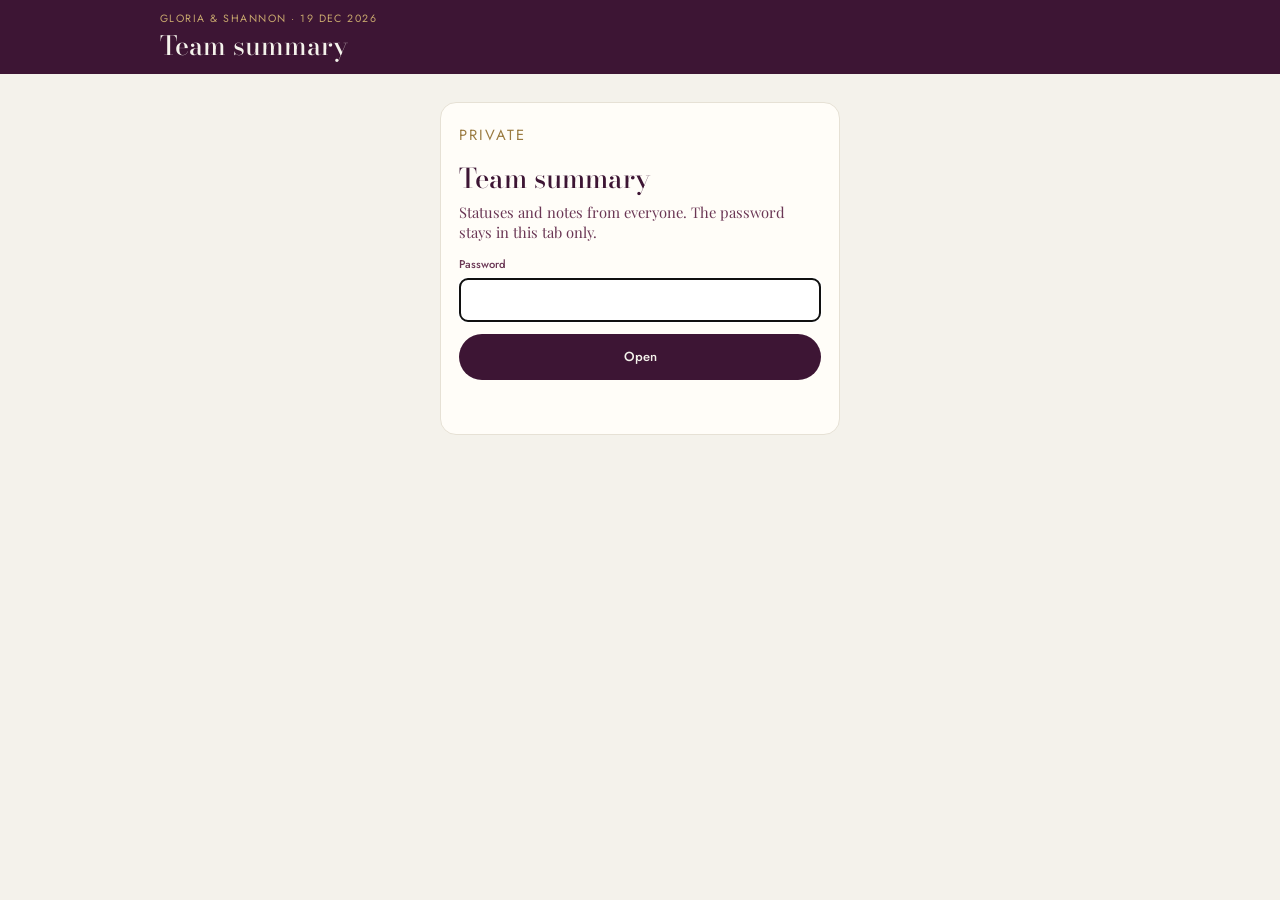
<file: admin.html>
<!DOCTYPE html>
<html lang="en">
<head>
  <meta charset="UTF-8">
  <meta name="viewport" content="width=device-width, initial-scale=1, viewport-fit=cover">
  <meta name="robots" content="noindex, nofollow">
  <meta name="referrer" content="no-referrer">
  <meta name="description" content="Private wedding team summary.">
  <meta name="theme-color" content="#3d1534">
  <title>Team summary</title>
  <link rel="preconnect" href="https://fonts.googleapis.com">
  <link rel="preconnect" href="https://fonts.gstatic.com" crossorigin>
  <link href="https://fonts.googleapis.com/css2?family=Bodoni+Moda:opsz,wght@6..96,500&family=Jost:wght@400;500;600&family=Playfair+Display:ital,wght@0,400;0,600;1,400&display=swap" rel="stylesheet">
  <link rel="stylesheet" href="./css/team.css?v=6">
</head>
<body class="admin">
  <header class="team-top">
    <div class="admin-top">
      <div>
        <p class="team-kicker">Gloria &amp; Shannon <span aria-hidden="true">·</span> 19 Dec 2026</p>
        <h1 class="team-hello">Team summary</h1>
        <p id="updated" class="team-countdown"></p>
      </div>
      <div id="tools" class="admin-actions" hidden>
        <button type="button" id="refresh">Refresh</button>
        <button type="button" id="signout">Sign out</button>
      </div>
    </div>
  </header>

  <main id="gate" class="admin-gate">
    <p class="team-kicker">Private</p>
    <h1>Team summary</h1>
    <p>Statuses and notes from everyone. The password stays in this tab only.</p>
    <form id="lock" method="post" action="admin.html">
      <label class="admin-field">Password
        <input id="password" type="password" name="password" autocomplete="current-password" required>
      </label>
      <button class="admin-submit" type="submit">Open</button>
      <p id="gate-msg" class="admin-msg" aria-live="polite"></p>
    </form>
  </main>

  <main id="dash" class="admin-main" hidden>
    <div id="stats" class="admin-stats"></div>

    <section class="admin-section">
      <div class="admin-section-head">
        <h2>By person</h2>
        <p class="admin-legend"><span class="is-done">Done</span><span class="is-progress">In progress</span></p>
      </div>
      <ul id="people" class="admin-card admin-people"></ul>
    </section>

    <section class="admin-section">
      <div class="admin-section-head">
        <h2>Latest notes</h2>
      </div>
      <div id="latest"></div>
    </section>

    <section id="tasks-section" class="admin-section">
      <div class="admin-section-head">
        <h2 id="tasks-title">Tasks</h2>
        <button type="button" id="download" class="admin-link">Download CSV</button>
      </div>
      <div class="admin-filters" role="group" aria-label="Filter tasks">
        <select id="filter-person" class="admin-select" aria-label="Person"></select>
        <select id="filter-status" class="admin-select" aria-label="Status">
          <option value="">Any status</option>
          <option>Not started</option>
          <option>In progress</option>
          <option>Done</option>
        </select>
        <span class="admin-filter-sep" aria-hidden="true"></span>
        <button type="button" id="filter-critical" class="team-filter is-critical" aria-pressed="false"></button>
        <button type="button" id="filter-overdue" class="team-filter" aria-pressed="false">Overdue</button>
      </div>
      <div id="tasks" class="admin-tasks"></div>
    </section>

    <details id="removed-section" class="admin-section admin-removed" hidden>
      <summary></summary>
      <div id="removed" class="admin-tasks"></div>
    </details>
  </main>

  <script>
    const WORKER_URL = 'https://team-api.shannonpereira601.workers.dev';
    const KEY = 'weddingAdminPassword';
    const STATUSES = ['Not started', 'In progress', 'Done'];
    const FEED_LIMIT = 5;

    const ICONS = {
      critical: '<path d="M12 2.8 21.2 12 12 21.2 2.8 12Z" fill="currentColor" stroke="none"/><path d="M12 7.6v5.3" style="stroke:var(--crit-ink,#fff)" stroke-width="2.2"/><circle cx="12" cy="16.3" r="1.3" style="fill:var(--crit-ink,#fff)" stroke="none"/>',
      chevron: '<path d="m7 10 5 5 5-5"/>',
      todo: '<circle cx="12" cy="12" r="8.5"/>',
      progress: '<circle cx="12" cy="12" r="8.5"/><path d="M12 3.5a8.5 8.5 0 0 1 0 17Z" fill="currentColor" stroke="none"/>',
      done: '<circle cx="12" cy="12" r="9.5" fill="currentColor" stroke="none"/><path d="m7.8 12.4 2.8 2.8 5.6-5.8" style="stroke:#fff" stroke-width="2.2"/>',
      note: '<path d="M5 5.5h14a1 1 0 0 1 1 1v9a1 1 0 0 1-1 1h-7.5L7 20v-3.5H5a1 1 0 0 1-1-1v-9a1 1 0 0 1 1-1Z"/>',
    };

    const gate = document.getElementById('gate');
    const dash = document.getElementById('dash');
    const tools = document.getElementById('tools');
    const form = document.getElementById('lock');
    const passwordInput = document.getElementById('password');
    const gateMsg = document.getElementById('gate-msg');
    const updated = document.getElementById('updated');
    const statsEl = document.getElementById('stats');
    const peopleEl = document.getElementById('people');
    const latestEl = document.getElementById('latest');
    const tasksSection = document.getElementById('tasks-section');
    const tasksTitle = document.getElementById('tasks-title');
    const tasksEl = document.getElementById('tasks');
    const removedSection = document.getElementById('removed-section');
    const removedEl = document.getElementById('removed');
    const personFilter = document.getElementById('filter-person');
    const statusFilter = document.getElementById('filter-status');
    const criticalFilter = document.getElementById('filter-critical');
    const overdueFilter = document.getElementById('filter-overdue');

    let data = null;
    let feedOpen = false;
    let panelSeq = 0;

    function el(tag, className, text) {
      const node = document.createElement(tag);
      if (className) node.className = className;
      if (text != null) node.textContent = text;
      return node;
    }

    function icon(name, className) {
      const span = el('span', 'team-icon' + (className ? ' ' + className : ''));
      span.setAttribute('aria-hidden', 'true');
      span.innerHTML = '<svg viewBox="0 0 24 24" fill="none" stroke="currentColor" stroke-width="1.8" stroke-linecap="round" stroke-linejoin="round">' + ICONS[name] + '</svg>';
      return span;
    }

    function todayIST() {
      const parts = new Intl.DateTimeFormat('en-GB', {
        timeZone: 'Asia/Kolkata',
        year: 'numeric',
        month: '2-digit',
        day: '2-digit',
      }).formatToParts(new Date());
      const get = (type) => Number(parts.find((p) => p.type === type).value);
      return Date.UTC(get('year'), get('month') - 1, get('day'));
    }

    const TODAY = todayIST();

    function parseDue(iso) {
      if (!/^\d{4}-\d{2}-\d{2}$/.test(iso || '')) return null;
      const [y, m, d] = iso.split('-').map(Number);
      return Date.UTC(y, m - 1, d);
    }

    function formatDue(iso) {
      const due = parseDue(iso);
      if (due == null) return iso || '';
      return new Date(due).toLocaleDateString('en-GB', {
        day: 'numeric',
        month: 'short',
        timeZone: 'UTC',
      });
    }

    function formatUpdated(iso) {
      const date = new Date(iso);
      if (Number.isNaN(date.getTime())) return '';
      return date.toLocaleString('en-IN', {
        timeZone: 'Asia/Kolkata',
        day: 'numeric',
        month: 'short',
        hour: 'numeric',
        minute: '2-digit',
      });
    }

    function isCritical(row) {
      const key = Object.keys(row).find((k) => /^critical\??$/i.test(String(k).trim()));
      return key ? String(row[key]).trim().toLowerCase() === 'yes' : false;
    }

    function taskStatus(task) {
      return STATUSES.includes(task.status) ? task.status : 'Not started';
    }

    function isOverdue(task) {
      const due = parseDue(task.Due);
      return due != null && due < TODAY && taskStatus(task) !== 'Done';
    }

    function splitNames(value) {
      return String(value || '').split(',').map((s) => s.trim()).filter(Boolean);
    }

    function statusIcon(status) {
      const name = status === 'Done' ? 'done' : status === 'In progress' ? 'progress' : 'todo';
      return icon(name, 'team-st is-' + name);
    }

    function noteThread(notes) {
      const list = el('ul', 'team-thread');
      for (const note of notes) {
        const item = el('li', 'team-thread-item');
        const when = formatUpdated(note.at);
        item.append(el('p', 'team-thread-meta', (note.by || 'Someone') + (when ? ' · ' + when : '')));
        item.append(el('p', 'team-thread-text', note.text || ''));
        list.append(item);
      }
      return list;
    }

    function showGate(message) {
      dash.hidden = true;
      tools.hidden = true;
      gate.hidden = false;
      gateMsg.textContent = message || '';
      document.title = 'Team summary';
    }

    /* ---------- Overview ---------- */

    function fillStats() {
      const tasks = data.tasks || [];
      const done = tasks.filter((t) => taskStatus(t) === 'Done').length;
      const progress = tasks.filter((t) => taskStatus(t) === 'In progress').length;
      const critical = tasks.filter((t) => isCritical(t) && taskStatus(t) !== 'Done').length;
      const overdue = tasks.filter(isOverdue).length;
      const pct = tasks.length ? Math.round((done / tasks.length) * 100) : 0;

      statsEl.replaceChildren();

      const doneTile = el('div', 'admin-stat');
      const doneValue = el('span', 'admin-stat-value', String(done));
      doneValue.append(el('small', '', ' / ' + tasks.length));
      const bar = el('span', 'admin-stat-bar');
      const fill = el('span');
      fill.style.width = pct + '%';
      bar.append(fill);
      doneTile.append(doneValue, el('span', 'admin-stat-label', 'Done · ' + pct + '%'), bar);
      statsEl.append(doneTile);

      const tile = (value, label, hot, onClick, on) => {
        const node = el(onClick ? 'button' : 'div', 'admin-stat' + (hot ? ' is-hot' : '') + (on ? ' is-on' : ''));
        if (onClick) {
          node.type = 'button';
          node.setAttribute('aria-pressed', on ? 'true' : 'false');
          node.addEventListener('click', onClick);
        }
        node.append(el('span', 'admin-stat-value', String(value)), el('span', 'admin-stat-label', label));
        statsEl.append(node);
      };

      tile(progress, 'In progress', false, () => {
        statusFilter.value = statusFilter.value === 'In progress' ? '' : 'In progress';
        applyFilters(true);
      }, statusFilter.value === 'In progress');
      tile(critical, 'Critical open', critical > 0, () => {
        setToggle(criticalFilter, !isOn(criticalFilter));
        applyFilters(true);
      }, isOn(criticalFilter));
      tile(overdue, 'Overdue', overdue > 0, () => {
        setToggle(overdueFilter, !isOn(overdueFilter));
        applyFilters(true);
      }, isOn(overdueFilter));
    }

    function fillPeople() {
      peopleEl.replaceChildren();
      const rows = data.people || [];
      if (!rows.length) {
        peopleEl.append(el('li', 'team-empty', 'No one has a link yet.'));
        return;
      }
      for (const person of rows) {
        const total = person.total || 0;
        const done = person.done || 0;
        const progress = person.inProgress || 0;
        const crit = person.criticalOpen || 0;
        const li = el('li', 'admin-person');
        const button = el('button');
        button.type = 'button';
        const selected = personFilter.value && personFilter.value.toLowerCase() === String(person.name || '').toLowerCase();
        button.setAttribute('aria-pressed', selected ? 'true' : 'false');

        button.append(el('span', 'admin-person-name', person.name || ''));
        const nums = el('span', 'admin-person-nums');
        if (crit > 0) {
          const tag = el('span', 'admin-crit-tag');
          tag.append(icon('critical'), el('span', '', String(crit)));
          tag.title = crit + ' critical open';
          nums.append(tag);
        }
        nums.append(el('span', '', done + '/' + total + ' done'));
        button.append(nums);

        const bar = el('span', 'admin-bar');
        bar.setAttribute('role', 'img');
        bar.setAttribute('aria-label', done + ' done, ' + progress + ' in progress, of ' + total);
        if (total) {
          const d = el('span', 'is-done');
          d.style.width = (done / total) * 100 + '%';
          const p = el('span', 'is-progress');
          p.style.width = (progress / total) * 100 + '%';
          bar.append(d, p);
        }
        button.append(bar);

        button.addEventListener('click', () => {
          personFilter.value = selected ? '' : person.name;
          applyFilters(true);
        });
        li.append(button);
        peopleEl.append(li);
      }
    }

    function fillLatest() {
      latestEl.replaceChildren();
      const notes = data.latestNotes || [];
      if (!notes.length) {
        latestEl.append(el('p', 'team-empty', 'No notes yet.'));
        return;
      }
      const card = el('div', 'admin-card');
      const list = el('ul', 'admin-feed');
      const shown = feedOpen ? notes : notes.slice(0, FEED_LIMIT);
      for (const note of shown) {
        const item = el('li', 'admin-feed-item');
        const when = formatUpdated(note.at);
        const meta = el('p', 'admin-feed-meta');
        meta.append(el('b', '', note.by || 'Someone'));
        if (when) meta.append(' · ' + when);
        item.append(meta);
        const title = note.task
          ? (note.taskId ? note.taskId + ' · ' + note.task : note.task)
          : (note.taskId || 'Task');
        item.append(el('p', 'admin-feed-task', title));
        item.append(el('p', 'admin-feed-text', note.text || ''));
        list.append(item);
      }
      card.append(list);
      if (notes.length > FEED_LIMIT) {
        const more = el('button', 'admin-more', feedOpen ? 'Show fewer' : 'Show all ' + notes.length);
        more.type = 'button';
        more.addEventListener('click', () => {
          feedOpen = !feedOpen;
          fillLatest();
        });
        card.append(more);
      }
      latestEl.append(card);
    }

    /* ---------- Tasks ---------- */

    function isOn(button) {
      return button.getAttribute('aria-pressed') === 'true';
    }

    function setToggle(button, on) {
      button.setAttribute('aria-pressed', on ? 'true' : 'false');
    }

    function personOptions() {
      const names = [];
      const seen = new Set();
      const add = (name) => {
        const trimmed = String(name || '').trim();
        const key = trimmed.toLowerCase();
        if (!trimmed || seen.has(key)) return;
        seen.add(key);
        names.push(trimmed);
      };
      for (const person of data.people || []) add(person.name);
      for (const task of data.tasks || []) {
        for (const name of splitNames(task.Person)) add(name);
      }
      const current = personFilter.value;
      personFilter.replaceChildren(el('option', '', 'Everyone'));
      personFilter.firstChild.value = '';
      for (const name of names) {
        const option = el('option', '', name);
        option.value = name;
        personFilter.append(option);
      }
      personFilter.value = [...personFilter.options].some((o) => o.value === current) ? current : '';
    }

    function matches(task) {
      if (personFilter.value) {
        const want = personFilter.value.toLowerCase();
        if (!splitNames(task.Person).some((name) => name.toLowerCase() === want)) return false;
      }
      if (statusFilter.value && taskStatus(task) !== statusFilter.value) return false;
      if (isOn(criticalFilter) && !isCritical(task)) return false;
      if (isOn(overdueFilter) && !isOverdue(task)) return false;
      return true;
    }

    function foldRow(className, head, panel) {
      const card = el('article', 'team-task' + className);
      const toggle = el('button', 'team-task-toggle');
      toggle.type = 'button';
      toggle.append(...head);
      const h = el('h3', 'team-task-h');
      h.append(toggle);
      panel.className = 'team-task-panel';
      panel.id = 'admin-panel-' + (++panelSeq);
      panel.hidden = true;
      toggle.setAttribute('aria-controls', panel.id);
      toggle.setAttribute('aria-expanded', 'false');
      toggle.addEventListener('click', () => {
        const open = panel.hidden;
        panel.hidden = !open;
        toggle.setAttribute('aria-expanded', open ? 'true' : 'false');
        card.classList.toggle('is-open', open);
      });
      card.append(h, panel);
      return card;
    }

    function sideBits(notes) {
      const side = el('span', 'team-task-side');
      if (notes.length) {
        const pill = el('span', 'team-note-pill');
        pill.append(icon('note'), el('span', '', String(notes.length)));
        pill.title = notes.length + (notes.length === 1 ? ' note' : ' notes');
        side.append(pill);
      }
      side.append(icon('chevron', 'team-chevron'));
      return side;
    }

    function panelBody(panel, row, notes) {
      if (row.statusAt) {
        const when = formatUpdated(row.statusAt);
        const line = el('p', 'admin-panel-line', 'Status set by ');
        line.append(el('b', '', row.statusBy || 'someone'));
        if (when) line.append(' · ' + when);
        panel.append(line);
      }
      if (notes.length) panel.append(noteThread(notes));
      else panel.append(el('p', 'admin-panel-empty', 'No notes yet.'));
    }

    function taskRow(task) {
      const status = taskStatus(task);
      const notes = Array.isArray(task.notes) ? task.notes : [];
      const critical = isCritical(task);
      const overdue = isOverdue(task);

      const main = el('span', 'team-task-main');
      const title = el('span', 'team-title');
      if (critical) {
        const flag = icon('critical', 'team-crit-icon');
        flag.setAttribute('aria-hidden', 'false');
        flag.setAttribute('role', 'img');
        flag.setAttribute('aria-label', 'Critical');
        title.append(flag);
      }
      title.append(el('span', '', task.Task || 'Task'));
      main.append(title);

      const meta = el('span', 'team-task-meta');
      if (task.Person) meta.append(el('span', 'admin-person-tag', task.Person));
      if (task.Due) {
        const due = el('span', 'team-due', overdue ? 'Overdue · ' + formatDue(task.Due) : formatDue(task.Due));
        if (overdue) due.classList.add('is-late');
        meta.append(due);
      }
      if (status === 'In progress') meta.append(el('span', 'team-state-tag', 'In progress'));
      if (task.ID) meta.append(el('span', '', task.ID));
      main.append(meta);

      const panel = el('div');
      if (task.Role) panel.append(el('p', 'admin-panel-line', 'Role: ' + task.Role));
      panelBody(panel, task, notes);

      const className = (critical ? ' is-critical' : '') + (status === 'Done' ? ' is-done' : '');
      return foldRow(className, [statusIcon(status), main, sideBits(notes)], panel);
    }

    function byUrgency(a, b) {
      const rank = (t) => (taskStatus(t) === 'Done' ? 2 : 0) - (isCritical(t) && taskStatus(t) !== 'Done' ? 1 : 0);
      const due = (t) => parseDue(t.Due) ?? Infinity;
      return rank(a) - rank(b) || due(a) - due(b);
    }

    function fillTasks() {
      const all = data.tasks || [];
      const shown = all.filter(matches).sort(byUrgency);
      tasksTitle.replaceChildren('Tasks ');
      tasksTitle.append(el('span', '', shown.length === all.length ? String(all.length) : shown.length + ' of ' + all.length));
      tasksEl.replaceChildren();
      if (!shown.length) {
        tasksEl.append(el('p', 'team-empty', 'No tasks match.'));
        return;
      }
      const card = el('div', 'team-group-list');
      for (const task of shown) card.append(taskRow(task));
      tasksEl.append(card);
    }

    function fillRemoved() {
      const rows = data.removed || [];
      removedSection.hidden = rows.length === 0;
      const summary = removedSection.querySelector('summary');
      summary.replaceChildren('Removed from the list · ' + rows.length, icon('chevron'));
      removedEl.replaceChildren();
      if (!rows.length) return;
      const card = el('div', 'team-group-list');
      for (const row of rows) {
        const notes = Array.isArray(row.notes) ? row.notes : [];
        const status = taskStatus(row);
        const main = el('span', 'team-task-main');
        main.append(el('span', 'team-title', row.taskId || 'Task'));
        main.append(el('span', 'team-task-meta', status));
        const panel = el('div');
        panelBody(panel, row, notes);
        card.append(foldRow(status === 'Done' ? ' is-done' : '', [statusIcon(status), main, sideBits(notes)], panel));
      }
      removedEl.append(card);
    }

    function syncFilterLooks() {
      personFilter.classList.toggle('is-set', !!personFilter.value);
      statusFilter.classList.toggle('is-set', !!statusFilter.value);
      const crit = (data?.tasks || []).filter((t) => isCritical(t)).length;
      criticalFilter.replaceChildren(icon('critical'), 'Critical');
      criticalFilter.append(el('span', 'team-filter-count', String(crit)));
    }

    function applyFilters(scroll) {
      syncFilterLooks();
      fillStats();
      fillPeople();
      fillTasks();
      if (scroll) tasksSection.scrollIntoView({ behavior: 'smooth', block: 'start' });
    }

    function render(payload) {
      data = payload;
      const when = formatUpdated(payload.updated);
      updated.textContent = when ? 'List updated ' + when + ' IST' : '';
      document.title = 'Team summary';
      personOptions();
      syncFilterLooks();
      fillStats();
      fillPeople();
      fillLatest();
      fillTasks();
      fillRemoved();
      gate.hidden = true;
      dash.hidden = false;
      tools.hidden = false;
    }

    /* ---------- CSV ---------- */

    function csvCell(value) {
      let text = String(value ?? '');
      if (/^[=+\-@\t]/.test(text)) text = "'" + text;
      if (/[",\r\n]/.test(text)) return '"' + text.replace(/"/g, '""') + '"';
      return text;
    }

    function joinNotes(notes) {
      return (Array.isArray(notes) ? notes : [])
        .map((note) => '[' + (note.at || '') + ' ' + (note.by || '') + '] ' + (note.text || ''))
        .join(' | ');
    }

    function downloadCsv() {
      if (!data) return;
      const headers = ['ID', 'Person', 'Role', 'Task', 'Critical', 'Due', 'Status', 'Updated by', 'Updated at', 'Notes', 'On the list'];
      const lines = [headers.map(csvCell).join(',')];
      const add = (cells) => lines.push(cells.map(csvCell).join(','));
      for (const task of data.tasks || []) {
        add([
          task.ID || '',
          task.Person || '',
          task.Role || '',
          task.Task || '',
          isCritical(task) ? 'Yes' : '',
          task.Due || '',
          taskStatus(task),
          task.statusBy || '',
          task.statusAt || '',
          joinNotes(task.notes),
          'Yes',
        ]);
      }
      for (const row of data.removed || []) {
        add([
          row.taskId || '',
          '',
          '',
          '(removed from the list)',
          '',
          '',
          taskStatus(row),
          row.statusBy || '',
          row.statusAt || '',
          joinNotes(row.notes),
          'No',
        ]);
      }
      const blob = new Blob(['﻿' + lines.join('\r\n')], { type: 'text/csv;charset=utf-8' });
      const url = URL.createObjectURL(blob);
      const link = el('a');
      link.href = url;
      link.download = 'wedding-team-status.csv';
      document.body.append(link);
      link.click();
      link.remove();
      URL.revokeObjectURL(url);
    }

    /* ---------- Auth ---------- */

    async function fetchAdmin(password) {
      let response;
      try {
        response = await fetch(WORKER_URL + '/api/admin', {
          headers: { authorization: 'Bearer ' + password },
        });
      } catch (e) {
        throw new Error("Couldn't load right now. Please try again in a minute.");
      }
      let payload = {};
      try { payload = await response.json(); } catch (e) { /* ignore */ }
      if (!response.ok) {
        const error = new Error(payload.error || "Couldn't load right now. Please try again in a minute.");
        error.status = response.status;
        throw error;
      }
      return payload;
    }

    async function unlock(password, fromStore) {
      gateMsg.textContent = 'Checking…';
      try {
        const payload = await fetchAdmin(password);
        sessionStorage.setItem(KEY, password);
        passwordInput.value = '';
        render(payload);
        gateMsg.textContent = '';
      } catch (error) {
        sessionStorage.removeItem(KEY);
        if (!fromStore) passwordInput.value = '';
        showGate(error.message);
        if (!fromStore) passwordInput.focus();
      }
    }

    form.addEventListener('submit', (event) => {
      event.preventDefault();
      unlock(passwordInput.value, false);
    });

    document.getElementById('refresh').addEventListener('click', () => {
      const saved = sessionStorage.getItem(KEY);
      if (!saved) showGate('Enter the password again.');
      else unlock(saved, true);
    });

    document.getElementById('signout').addEventListener('click', () => {
      sessionStorage.removeItem(KEY);
      passwordInput.value = '';
      data = null;
      showGate();
      passwordInput.focus();
    });

    document.getElementById('download').addEventListener('click', downloadCsv);
    personFilter.addEventListener('change', () => applyFilters(false));
    statusFilter.addEventListener('change', () => applyFilters(false));
    criticalFilter.addEventListener('click', () => {
      setToggle(criticalFilter, !isOn(criticalFilter));
      applyFilters(false);
    });
    overdueFilter.addEventListener('click', () => {
      setToggle(overdueFilter, !isOn(overdueFilter));
      applyFilters(false);
    });

    let saved = null;
    try { saved = sessionStorage.getItem(KEY); } catch (e) { /* ignore */ }
    if (saved) unlock(saved, true);
    else passwordInput.focus();
  </script>
</body>
</html>
</file>
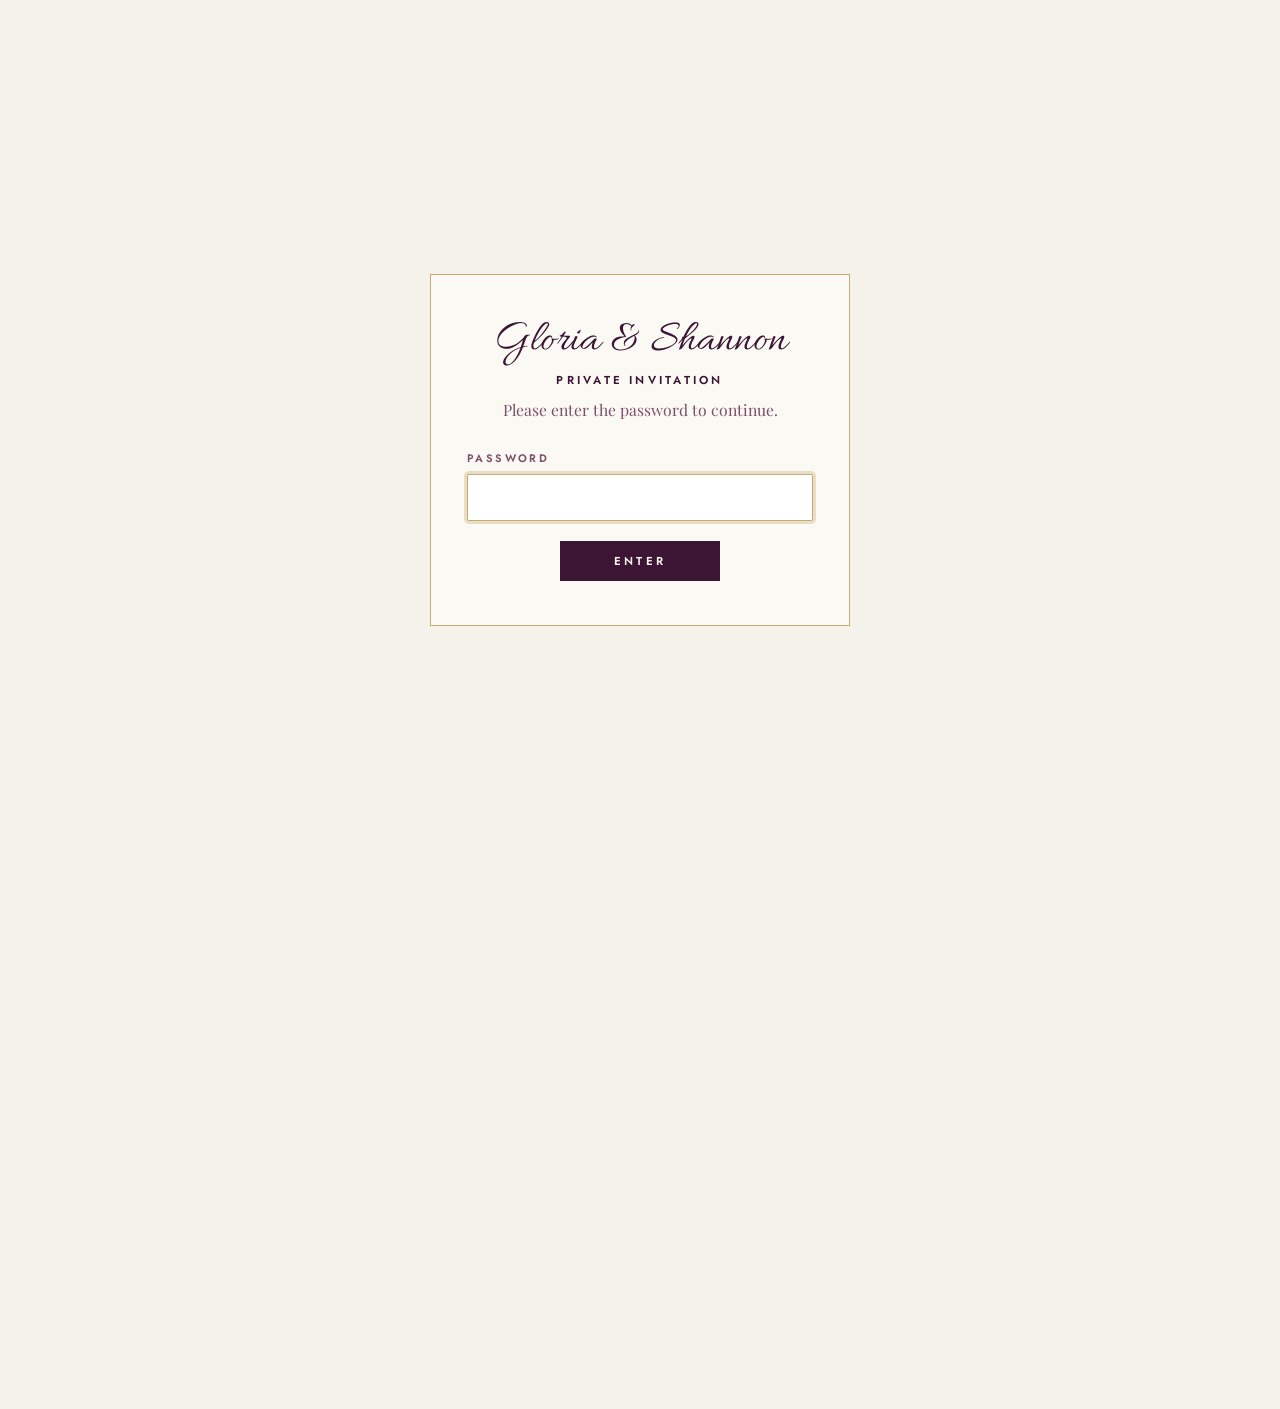
<file: rsvp.html>
<!DOCTYPE html>
<html lang="en">
<head>
  <link rel="shortcut icon" href="favicon.png" type="image/png">
  <meta charset="UTF-8">
  <meta name="viewport" content="width=device-width, initial-scale=1">
  <meta name="robots" content="noindex">
  <meta name="description" content="RSVP for Gloria & Shannon's Wedding Reception on 19th December 2026 at Montego Bay Beach Village, Morjim, Goa.">
  <meta name="author" content="Gloria & Shannon">
  <title>RSVP | Wedding Reception | 19 Dec 2026 | Gloria &amp; Shannon</title>

  <link rel="preconnect" href="https://fonts.googleapis.com">
  <link rel="preconnect" href="https://fonts.gstatic.com" crossorigin>
  <link href="https://fonts.googleapis.com/css2?family=Allura&family=Bodoni+Moda:ital,opsz,wght@0,6..96,400..700;1,6..96,400..700&family=Jost:wght@300;400;600&family=Playfair+Display:ital,wght@0,400;0,500;0,600;0,700;1,400;1,500&family=Tangerine:wght@400;700&display=swap" rel="stylesheet">
  <link rel="stylesheet" href="./css/rsvp.css?v=20261021a">
  <link rel="stylesheet" href="./css/gate.css?v=plum4">
  <script>
    try {
      // The printed invite links here with ?invite=reception so those guests
      // skip the password and land on the morjim (reception-only) tier.
      var _fromCard = new URLSearchParams(location.search).get("invite") === "reception";
      if (sessionStorage.getItem("gs-rules") !== "2") {
        sessionStorage.removeItem("gs-tier");
        sessionStorage.removeItem("gs-lead");
      }
      if (_fromCard && sessionStorage.getItem("gs-tier") !== "full") {
        sessionStorage.setItem("gs-tier", "reception");
        sessionStorage.removeItem("gs-lead");
        sessionStorage.setItem("gs-rules", "2");
      }
      var _tier = sessionStorage.getItem("gs-tier");
      var _lead = sessionStorage.getItem("gs-lead");
      if (_tier === "full" || _tier === "reception") {
        document.documentElement.classList.add("is-unlocked", "tier-" + _tier);
      } else {
        document.documentElement.classList.add("is-gated");
      }
      if (_lead === "gloria" || _lead === "shannon") {
        document.documentElement.classList.add("lead-" + _lead);
      }
      if (_lead === "shannon") {
        document.title = document.title.replace("Gloria & Shannon", "Shannon & Gloria");
      }
    } catch (e) {
      document.documentElement.classList.add("is-gated");
    }
  </script>
</head>
<body class="rsvp-page">
  <div class="site-gate" id="site-gate" role="dialog" aria-modal="true" aria-labelledby="gate-title" aria-describedby="gate-desc">
    <form class="site-gate-card" id="site-gate-form" autocomplete="off">
      <p class="site-gate-kicker">Gloria &amp; Shannon</p>
      <h1 class="site-gate-title" id="gate-title">Private invitation</h1>
      <p class="site-gate-desc" id="gate-desc">Please enter the password to continue.</p>
      <label class="site-gate-label" for="site-gate-password">Password</label>
      <input class="site-gate-input" id="site-gate-password" type="password" name="gate-password" required maxlength="40" autocomplete="off" spellcheck="false">
      <p class="site-gate-error" id="site-gate-error" role="alert" hidden>That&rsquo;s not the right password.</p>
      <button class="site-gate-btn" type="submit">Enter</button>
    </form>
  </div>
  <script src="./js/gate.js?v=6"></script>

  <header class="rsvp-mast">
    <div class="rsvp-corner rsvp-corner--tl" aria-hidden="true">
      <svg viewBox="0 0 180 180" fill="none" xmlns="http://www.w3.org/2000/svg">
        <path d="M0 0 Q60 0 60 60 M0 0 Q0 60 60 60" stroke="#C9A96E" stroke-width="1"/>
        <path d="M12 0 Q60 0 60 48 M0 12 Q0 60 48 60" stroke="#C9A96E" stroke-width="0.6" opacity="0.5"/>
        <circle cx="60" cy="60" r="3" fill="#C9A96E" opacity="0.5"/>
      </svg>
    </div>
    <div class="rsvp-corner rsvp-corner--tr" aria-hidden="true">
      <svg viewBox="0 0 180 180" fill="none" xmlns="http://www.w3.org/2000/svg">
        <path d="M0 0 Q60 0 60 60 M0 0 Q0 60 60 60" stroke="#C9A96E" stroke-width="1"/>
        <path d="M12 0 Q60 0 60 48 M0 12 Q0 60 48 60" stroke="#C9A96E" stroke-width="0.6" opacity="0.5"/>
        <circle cx="60" cy="60" r="3" fill="#C9A96E" opacity="0.5"/>
      </svg>
    </div>
    <div class="rsvp-corner rsvp-corner--bl" aria-hidden="true">
      <svg viewBox="0 0 180 180" fill="none" xmlns="http://www.w3.org/2000/svg">
        <path d="M0 0 Q60 0 60 60 M0 0 Q0 60 60 60" stroke="#C9A96E" stroke-width="1"/>
        <path d="M12 0 Q60 0 60 48 M0 12 Q0 60 48 60" stroke="#C9A96E" stroke-width="0.6" opacity="0.5"/>
        <circle cx="60" cy="60" r="3" fill="#C9A96E" opacity="0.5"/>
      </svg>
    </div>
    <div class="rsvp-corner rsvp-corner--br" aria-hidden="true">
      <svg viewBox="0 0 180 180" fill="none" xmlns="http://www.w3.org/2000/svg">
        <path d="M0 0 Q60 0 60 60 M0 0 Q0 60 60 60" stroke="#C9A96E" stroke-width="1"/>
        <path d="M12 0 Q60 0 60 48 M0 12 Q0 60 48 60" stroke="#C9A96E" stroke-width="0.6" opacity="0.5"/>
        <circle cx="60" cy="60" r="3" fill="#C9A96E" opacity="0.5"/>
      </svg>
    </div>

    <div class="rsvp-mast-inner">
      <a class="rsvp-back" href="./wedding.html">← The invitation</a>
      <h1 class="rsvp-title">RSVP</h1>
      <p class="rsvp-names names-swap"><span class="names-default">Gloria &amp; Shannon</span><span class="names-shannon">Shannon &amp; Gloria</span></p>
      <p class="rsvp-meta">
        <span data-tier="full">18 &amp; 19 December 2026</span>
        <span data-tier="reception">19 December 2026</span>
        <span class="rsvp-meta-rule" aria-hidden="true"></span>
        <span>Morjim, Goa</span>
      </p>
    </div>
  </header>

  <main class="rsvp-main">
    <div class="rsvp-sheet">
      <p class="rsvp-lede">Kindly reply by <strong>15th November 2026</strong></p>

      <div class="rsvp-dates">
        <p data-tier="full">
          <span class="rsvp-date-name">Roce Ceremony</span>
          <span class="rsvp-date-when">18 December</span>
        </p>
        <span class="rsvp-date-rule" data-tier="full" aria-hidden="true"></span>
        <p>
          <span class="rsvp-date-name">Wedding Reception</span>
          <span class="rsvp-date-when">19 December</span>
        </p>
      </div>
      <p class="rsvp-venue">Montego Bay Beach Village, Morjim, Goa</p>

      <section aria-label="RSVP form">
        <div id="rsvp-form-wrap">
          <form id="rsvp-form" novalidate>
            <div class="rsvp-honeypot" aria-hidden="true">
              <input type="text" name="website" tabindex="-1" autocomplete="off">
            </div>

            <div class="rsvp-field">
              <label class="rsvp-label" for="guest-name-0">Your name</label>
              <input class="rsvp-input" type="text" id="guest-name-0" name="guest_name_0" required autocomplete="name" maxlength="80" placeholder="Your full name">
            </div>

            <div class="rsvp-field">
              <p class="rsvp-question" id="attending-label">Will you be joining us?</p>
              <div class="rsvp-attend-group" role="radiogroup" aria-labelledby="attending-label">
                <label class="rsvp-attend-btn" for="attending-yes">
                  <input type="radio" id="attending-yes" name="attending" value="yes">
                  <span class="rsvp-attend-inner">
                    <span class="rsvp-attend-text">Joyfully accepts</span>
                  </span>
                </label>
                <label class="rsvp-attend-btn" for="attending-no">
                  <input type="radio" id="attending-no" name="attending" value="no">
                  <span class="rsvp-attend-inner">
                    <span class="rsvp-attend-text">Regretfully declines</span>
                  </span>
                </label>
              </div>
            </div>

            <div id="party-fields" hidden>
              <div class="rsvp-field">
                <label class="rsvp-label" for="party-size">
                  Number of guests
                  <span class="rsvp-optional">(yourself included)</span>
                </label>
                <p class="rsvp-note">Please add extra guests only if they were invited too.</p>
                <select class="rsvp-select" id="party-size" name="partySize">
                  <option value="1">Just me</option>
                  <option value="2">2 people</option>
                  <option value="3">3 people</option>
                  <option value="4">4 people</option>
                  <option value="5">5 people</option>
                  <option value="6">6 people</option>
                  <option value="7">7 people</option>
                  <option value="8">8 people</option>
                </select>
              </div>

              <div id="names-container"></div>

              <div class="rsvp-field" data-tier="full">
                <label class="rsvp-label" for="events">Which events will your group attend?</label>
                <select class="rsvp-select" id="events" name="events">
                  <option value="Both">Roce Ceremony &amp; Reception — both days</option>
                  <option value="Roce">Roce Ceremony only (18 Dec)</option>
                  <option value="Reception">Reception only (19 Dec)</option>
                </select>
              </div>
            </div>

            <div class="rsvp-field">
              <label class="rsvp-label" for="phone">
                Phone / WhatsApp
                <span class="rsvp-optional">(optional)</span>
              </label>
              <input class="rsvp-input" type="tel" id="phone" name="phone" autocomplete="tel" maxlength="20" placeholder="+91 00000 00000">
            </div>

            <div class="rsvp-field">
              <label class="rsvp-label" for="message">
                Message for the couple
                <span class="rsvp-optional">(optional)</span>
              </label>
              <textarea class="rsvp-textarea" id="message" name="message" rows="3" maxlength="500" placeholder="A wish, a note, anything you'd like us to know…"></textarea>
            </div>

            <div id="form-error" class="rsvp-error-msg" role="alert" hidden></div>

            <div class="rsvp-actions">
              <button class="rsvp-submit" id="rsvp-submit" type="submit">Send RSVP</button>
            </div>
          </form>
        </div>

        <div id="rsvp-success" class="rsvp-success-state" hidden tabindex="-1">
          <p class="rsvp-thanks">Thank you</p>
          <p class="rsvp-success-msg"></p>
        </div>
      </section>

      <p class="rsvp-close names-swap"><span class="names-default">With love, Gloria &amp; Shannon</span><span class="names-shannon">With love, Shannon &amp; Gloria</span></p>
    </div>
  </main>

  <script src="./js/rsvp.js?v=20261010a"></script>
</body>
</html>
</file>
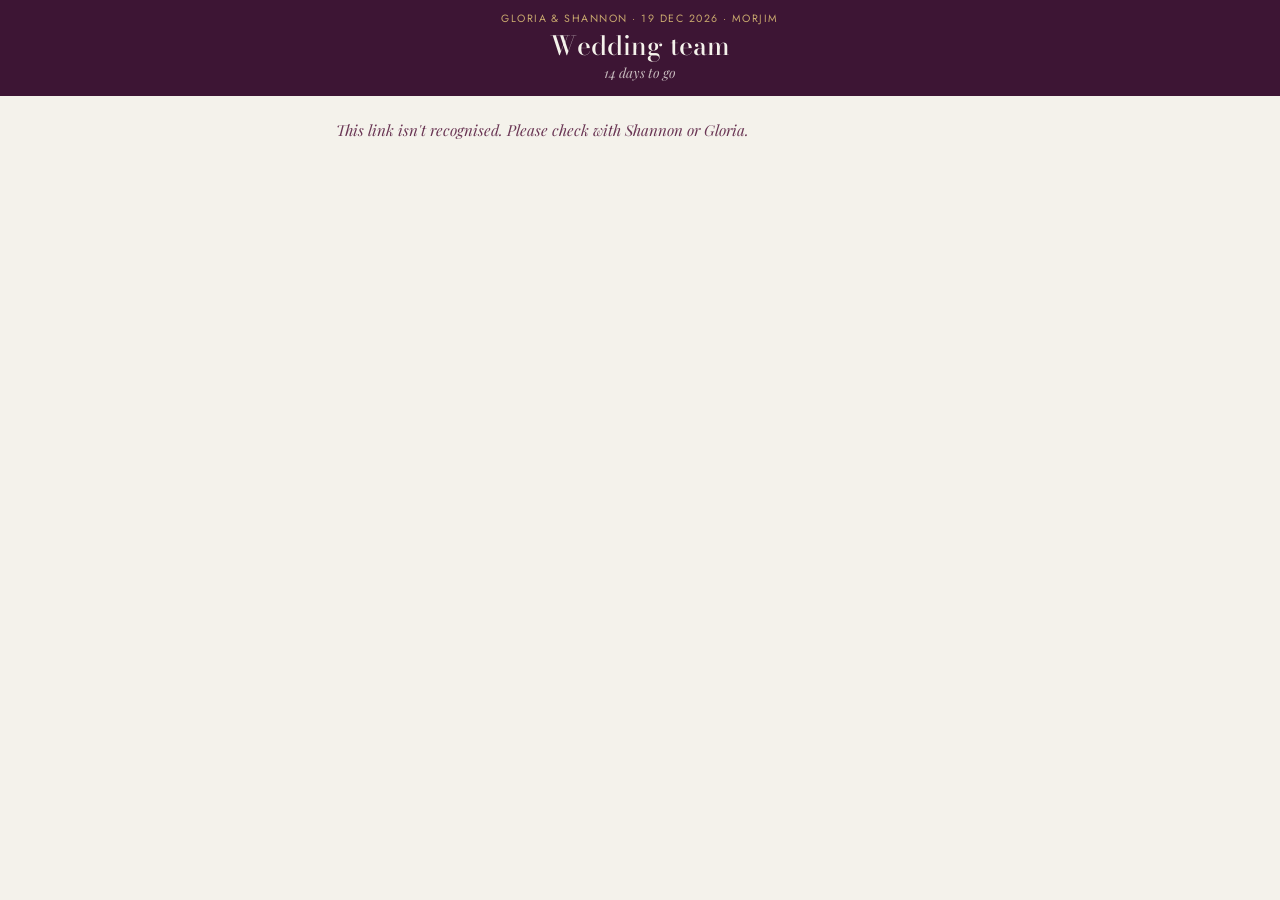
<file: team.html>
<!DOCTYPE html>
<html lang="en">
<head>
  <meta charset="UTF-8">
  <meta name="viewport" content="width=device-width, initial-scale=1, viewport-fit=cover">
  <meta name="robots" content="noindex, nofollow">
  <meta name="description" content="Private wedding team page for Gloria and Shannon.">
  <meta name="theme-color" content="#3d1534">
  <title>Wedding team</title>
  <link rel="preconnect" href="https://fonts.googleapis.com">
  <link rel="preconnect" href="https://fonts.gstatic.com" crossorigin>
  <link href="https://fonts.googleapis.com/css2?family=Bodoni+Moda:opsz,wght@6..96,500&family=Jost:wght@400;500;600&family=Playfair+Display:ital,wght@0,400;0,600;1,400&display=swap" rel="stylesheet">
  <link rel="stylesheet" href="./css/team.css?v=6">
</head>
<body>
  <header class="team-top">
    <p class="team-kicker">Gloria &amp; Shannon <span aria-hidden="true">·</span> 19 Dec 2026 <span aria-hidden="true">·</span> Morjim</p>
    <h1 id="hello" class="team-hello">Wedding team</h1>
    <p id="countdown" class="team-countdown"></p>
  </header>
  <main id="app" class="team-main">
    <p class="team-status">Loading your page…</p>
  </main>
  <script>
    const WORKER_URL = 'https://team-api.shannonpereira601.workers.dev';
    const WEDDING_DAY = Date.UTC(2026, 11, 19);

    const ROLE_KNOWN = ['Role', 'Day', 'Responsibilities', 'Contact to call'];
    const TASK_KNOWN = ['ID', 'Task', 'Due', 'Detailed notes', 'Contact to call', 'Role', 'Critical', 'Critical?'];
    const FLOW_KNOWN = ['Flow', 'Time', 'What happens', 'Lead', 'Notes'];

    const ICONS = {
      roles: '<path d="M12 12a4 4 0 1 0 0-8 4 4 0 0 0 0 8Z"/><path d="M4 20c1.2-3.6 4.2-5.5 8-5.5s6.8 1.9 8 5.5"/>',
      tasks: '<path d="M9 6h11M9 12h11M9 18h11"/><path d="m3.5 6 1.2 1.2L7 5M3.5 12l1.2 1.2L7 11M3.5 18l1.2 1.2L7 17"/>',
      flows: '<circle cx="12" cy="12" r="8.5"/><path d="M12 7.5V12l3 2"/>',
      critical: '<path d="M12 2.8 21.2 12 12 21.2 2.8 12Z" fill="currentColor" stroke="none"/><path d="M12 7.6v5.3" style="stroke:var(--crit-ink,#fff)" stroke-width="2.2"/><circle cx="12" cy="16.3" r="1.3" style="fill:var(--crit-ink,#fff)" stroke="none"/>',
      phone: '<path d="M5 3.5h3.2l1.6 4.3-2.1 1.3a11 11 0 0 0 5.2 5.2l1.3-2.1 4.3 1.6V17a2.5 2.5 0 0 1-2.7 2.5C9.7 19 5 14.3 4.5 6.2A2.5 2.5 0 0 1 5 3.5Z"/>',
      chevron: '<path d="m7 10 5 5 5-5"/>',
      todo: '<circle cx="12" cy="12" r="8.5"/>',
      progress: '<circle cx="12" cy="12" r="8.5"/><path d="M12 3.5a8.5 8.5 0 0 1 0 17Z" fill="currentColor" stroke="none"/>',
      done: '<circle cx="12" cy="12" r="9.5" fill="currentColor" stroke="none"/><path d="m7.8 12.4 2.8 2.8 5.6-5.8" style="stroke:#fff" stroke-width="2.2"/>',
      note: '<path d="M5 5.5h14a1 1 0 0 1 1 1v9a1 1 0 0 1-1 1h-7.5L7 20v-3.5H5a1 1 0 0 1-1-1v-9a1 1 0 0 1 1-1Z"/>',
      plus: '<path d="M12 5v14M5 12h14"/>',
    };

    const app = document.getElementById('app');
    const hello = document.getElementById('hello');
    const countdown = document.getElementById('countdown');
    const params = new URLSearchParams(location.search);
    const code = (params.get('k') || '').trim();

    function el(tag, className, text) {
      const node = document.createElement(tag);
      if (className) node.className = className;
      if (text != null) node.textContent = text;
      return node;
    }

    function icon(name, className) {
      const span = el('span', 'team-icon' + (className ? ' ' + className : ''));
      span.setAttribute('aria-hidden', 'true');
      span.innerHTML = '<svg viewBox="0 0 24 24" fill="none" stroke="currentColor" stroke-width="1.8" stroke-linecap="round" stroke-linejoin="round">' + ICONS[name] + '</svg>';
      return span;
    }

    function todayIST() {
      const parts = new Intl.DateTimeFormat('en-GB', {
        timeZone: 'Asia/Kolkata',
        year: 'numeric',
        month: '2-digit',
        day: '2-digit',
      }).formatToParts(new Date());
      const get = (type) => Number(parts.find((p) => p.type === type).value);
      return Date.UTC(get('year'), get('month') - 1, get('day'));
    }

    const TODAY = todayIST();

    function parseDue(iso) {
      if (!/^\d{4}-\d{2}-\d{2}$/.test(iso || '')) return null;
      const [y, m, d] = iso.split('-').map(Number);
      return Date.UTC(y, m - 1, d);
    }

    function daysUntil(iso) {
      const due = parseDue(iso);
      return due == null ? null : Math.round((due - TODAY) / 86400000);
    }

    function formatDue(iso) {
      const due = parseDue(iso);
      if (due == null) return iso || '';
      return new Date(due).toLocaleDateString('en-GB', {
        weekday: 'short',
        day: 'numeric',
        month: 'short',
        timeZone: 'UTC',
      });
    }

    function relativeDue(days) {
      if (days == null) return '';
      if (days === 0) return 'Today';
      if (days === 1) return 'Tomorrow';
      if (days === -1) return 'Yesterday';
      if (days > 1 && days <= 14) return 'in ' + days + ' days';
      return '';
    }

    function formatUpdated(iso) {
      const date = new Date(iso);
      if (Number.isNaN(date.getTime())) return '';
      return date.toLocaleString('en-IN', {
        timeZone: 'Asia/Kolkata',
        day: 'numeric',
        month: 'short',
        hour: 'numeric',
        minute: '2-digit',
      });
    }

    function setCountdown() {
      const days = Math.round((WEDDING_DAY - TODAY) / 86400000);
      if (days > 1) countdown.textContent = days + ' days to go';
      else if (days === 1) countdown.textContent = 'Tomorrow!';
      else if (days === 0) countdown.textContent = 'Today’s the day!';
      else countdown.textContent = '';
    }

    function isCritical(row) {
      const key = Object.keys(row).find((k) => /^critical\??$/i.test(k.trim()));
      return key ? String(row[key]).trim().toLowerCase() === 'yes' : false;
    }

    // Turns phone numbers inside free text into tap-to-call links.
    function withPhoneLinks(node, text) {
      const pattern = /(\+?\d[\d\s-]{7,}\d)/g;
      let last = 0;
      let match;
      while ((match = pattern.exec(text))) {
        const digits = match[0].replace(/[^\d+]/g, '');
        if (digits.replace('+', '').length < 8) continue;
        node.append(text.slice(last, match.index));
        const link = el('a', 'team-tel', match[0]);
        link.href = 'tel:' + digits;
        node.append(link);
        last = match.index + match[0].length;
      }
      node.append(text.slice(last));
      return node;
    }

    function contact(text) {
      const row = el('p', 'team-contact');
      row.append(icon('phone'));
      row.append(withPhoneLinks(el('span'), text));
      return row;
    }

    function extras(row, columns, known) {
      const skip = new Set(known.map((key) => key.toLowerCase()));
      for (const key of ['as', 'status', 'statusby', 'statusat', 'notes']) skip.add(key);
      const fields = (columns || Object.keys(row)).filter((key) => {
        return key && !skip.has(key.toLowerCase()) && row[key];
      });
      if (!fields.length) return null;
      const list = el('dl', 'team-extra');
      for (const key of fields) {
        list.append(el('dt', '', key), withPhoneLinks(el('dd'), String(row[key])));
      }
      return list;
    }

    // The name may end with the person's icon (e.g. "Elisha 💪"); drop it for matching.
    function plainName(name) {
      return String(name || '').replace(/[^\p{L}\p{N}]+$/u, '').trim();
    }

    function showMessage(text) {
      document.body.classList.remove('has-nav');
      app.replaceChildren(el('p', 'team-status', text));
      document.title = 'Wedding team';
    }

    /* ---------- Roles ---------- */

    function renderRoles(data) {
      const section = el('section', 'team-section');
      section.dataset.panel = 'roles';
      if (!data.roles?.length) {
        section.append(el('p', 'team-empty', 'No roles assigned yet.'));
        return section;
      }
      for (const role of data.roles) {
        const card = el('article', 'team-card' + (role.as === 'backup' ? ' is-backup' : ''));
        const head = el('div', 'team-card-head');
        head.append(el('h2', 'team-title', role.Role || 'Role'));
        if (role.as === 'backup') head.append(el('span', 'team-badge', 'Backup'));
        card.append(head);
        if (role.Day) card.append(el('p', 'team-meta', role.Day));
        if (role.Responsibilities) card.append(el('p', 'team-body', role.Responsibilities));
        if (role['Contact to call']) card.append(contact(role['Contact to call']));
        const more = extras(role, data.columns?.roles, ROLE_KNOWN);
        if (more) card.append(more);
        section.append(card);
      }
      return section;
    }

    /* ---------- Tasks ---------- */

    function taskGroup(days) {
      if (days == null) return 'none';
      if (days < 0) return 'past';
      if (days <= 7) return 'week';
      return 'later';
    }

    const GROUPS = [
      ['past', 'Earlier'],
      ['week', 'This week'],
      ['later', 'Coming up'],
      ['none', 'No date'],
    ];

    const STATUSES = ['Not started', 'In progress', 'Done'];
    const inflight = new Set();

    function taskStatus(task) {
      return STATUSES.includes(task.status) ? task.status : 'Not started';
    }

    function applyProgress(task, payload) {
      task.status = taskStatus(payload);
      task.statusBy = payload.statusBy || null;
      task.statusAt = payload.statusAt || null;
      task.notes = Array.isArray(payload.notes) ? payload.notes : [];
    }

    async function postUpdate(fields) {
      let response;
      try {
        response = await fetch(WORKER_URL + '/api/status', {
          method: 'POST',
          headers: { 'content-type': 'application/json' },
          body: JSON.stringify({ k: code, ...fields }),
        });
      } catch (e) {
        throw new Error("Couldn't save. Please try again.");
      }
      let payload = {};
      try { payload = await response.json(); } catch (e) { /* ignore */ }
      if (!response.ok) throw new Error(payload.error || "Couldn't save. Please try again.");
      return payload;
    }

    function fillThread(list, notes) {
      list.replaceChildren();
      const rows = Array.isArray(notes) ? notes : [];
      list.hidden = rows.length === 0;
      for (const note of rows) {
        const item = el('li', 'team-thread-item');
        const when = formatUpdated(note.at);
        item.append(el('p', 'team-thread-meta', (note.by || 'Someone') + (when ? ' · ' + when : '')));
        item.append(el('p', 'team-thread-text', note.text || ''));
        list.append(item);
      }
    }

    function statusIcon(status) {
      const name = status === 'Done' ? 'done' : status === 'In progress' ? 'progress' : 'todo';
      return icon(name, 'team-st is-' + name);
    }

    // The part that opens under a task: status, details, notes.
    function taskPanel(task, state, redraw) {
      const panel = el('div', 'team-task-panel');
      const msg = el('p', 'team-save-msg' + (state.flash && !state.flash.ok ? ' is-error' : ''));
      msg.setAttribute('aria-live', 'polite');
      if (state.flash) msg.textContent = state.flash.text;

      function lock(on) {
        panel.setAttribute('aria-busy', on ? 'true' : 'false');
        panel.querySelectorAll('button, textarea').forEach((node) => { node.disabled = on; });
      }

      function fail(text) {
        msg.classList.add('is-error');
        msg.textContent = text;
      }

      async function send(fields, onSaved) {
        if (inflight.has(task.ID)) return false;
        inflight.add(task.ID);
        msg.classList.remove('is-error');
        msg.textContent = 'Saving…';
        lock(true);
        try {
          const payload = await postUpdate({ taskId: task.ID, ...fields });
          applyProgress(task, payload);
          if (onSaved) onSaved();
          redraw({ id: task.ID, text: 'Saved ✓', ok: true });
          return true;
        } catch (error) {
          lock(false);
          fail(error.message);
          return false;
        } finally {
          inflight.delete(task.ID);
        }
      }

      if (task.ID) {
        const seg = el('div', 'team-seg');
        seg.setAttribute('role', 'group');
        seg.setAttribute('aria-label', 'Status');
        const buttons = [];
        const press = (label) => buttons.forEach((b) => {
          b.setAttribute('aria-pressed', b.dataset.status === label ? 'true' : 'false');
        });
        for (const label of STATUSES) {
          const button = el('button');
          button.type = 'button';
          button.dataset.status = label;
          button.append(statusIcon(label), el('span', '', label));
          button.setAttribute('aria-pressed', label === taskStatus(task) ? 'true' : 'false');
          button.addEventListener('click', async () => {
            if (label === taskStatus(task) && task.statusAt) return;
            press(label);
            if (!(await send({ status: label }))) press(taskStatus(task));
          });
          buttons.push(button);
          seg.append(button);
        }
        panel.append(seg);
        if (task.statusAt) {
          const when = formatUpdated(task.statusAt);
          panel.append(el('p', 'team-status-meta', 'Updated by ' + (task.statusBy || 'someone') + (when ? ' · ' + when : '')));
        }
      }

      const plan = task['Detailed notes'];
      const phone = task['Contact to call'];
      const more = extras(task, state.columns, TASK_KNOWN);
      if (plan || phone || more) {
        const details = el('div', 'team-task-details');
        if (plan) details.append(withPhoneLinks(el('p', 'team-body'), plan));
        if (phone) details.append(contact(phone));
        if (more) details.append(more);
        panel.append(details);
      }

      if (task.ID) {
        const block = el('div', 'team-notes-block');
        const thread = el('ul', 'team-thread');
        fillThread(thread, task.notes);

        const add = el('button', 'team-add-note');
        add.type = 'button';
        add.append(icon('plus'), el('span', '', 'Add a note'));

        const form = el('div', 'team-note-form');
        const area = el('textarea', 'team-note-input');
        area.maxLength = 500;
        area.rows = 3;
        area.placeholder = 'e.g. Called the florist, waiting to hear back';
        area.setAttribute('aria-label', 'Note');
        area.value = state.draft || '';
        const counter = el('span', 'team-note-count');
        const count = () => {
          counter.textContent = area.value.length > 400 ? area.value.length + ' / 500' : '';
        };
        count();
        area.addEventListener('input', count);
        const cancel = el('button', 'team-cancel', 'Cancel');
        cancel.type = 'button';
        const save = el('button', 'team-save', 'Save');
        save.type = 'button';
        const row = el('div', 'team-note-row');
        row.append(counter, cancel, save);
        form.append(area, row);

        const composing = !!(state.composing || state.draft);
        form.hidden = !composing;
        add.hidden = composing;

        add.addEventListener('click', () => {
          form.hidden = false;
          add.hidden = true;
          msg.textContent = '';
          area.focus();
        });
        cancel.addEventListener('click', () => {
          area.value = '';
          count();
          form.hidden = true;
          add.hidden = false;
          msg.textContent = '';
          add.focus();
        });
        save.addEventListener('click', () => {
          const text = area.value.trim();
          if (!text) {
            fail('Write a note first.');
            area.focus();
            return;
          }
          send({ note: text }, () => {
            area.value = '';
            form.hidden = true;
          });
        });

        block.append(thread, add, form);
        panel.append(block);
      }

      panel.append(msg);
      return panel;
    }

    let panelSeq = 0;

    function taskCard(task, data, state, redraw) {
      const days = daysUntil(task.Due);
      const critical = isCritical(task);
      const status = taskStatus(task);
      const notes = Array.isArray(task.notes) ? task.notes : [];
      const hasPanel = !!(task.ID || task['Detailed notes'] || task['Contact to call'] || extras(task, data.columns?.tasks, TASK_KNOWN));

      const card = el('article', 'team-task');
      if (task.ID) card.dataset.id = task.ID;
      if (critical) card.classList.add('is-critical');
      if (status === 'Done') card.classList.add('is-done');

      const toggle = el(hasPanel ? 'button' : 'div', 'team-task-toggle');
      toggle.append(statusIcon(status));

      const main = el('span', 'team-task-main');
      const title = el('span', 'team-title');
      if (critical) {
        const flag = icon('critical', 'team-crit-icon');
        flag.setAttribute('aria-hidden', 'false');
        flag.setAttribute('role', 'img');
        flag.setAttribute('aria-label', 'Critical');
        title.append(flag);
      }
      title.append(el('span', '', task.Task || 'Task'));
      main.append(title);

      const meta = el('span', 'team-task-meta');
      if (status === 'In progress') meta.append(el('span', 'team-state-tag', 'In progress'));
      if (task.Due) {
        const rel = relativeDue(days);
        const due = el('span', 'team-due', rel ? rel.replace(/^in /, 'In ') : formatDue(task.Due));
        due.title = formatDue(task.Due);
        if (status !== 'Done' && days != null) {
          if (days < 0) {
            due.classList.add('is-late');
            due.textContent = 'Overdue · ' + formatDue(task.Due);
          } else if (days <= 2) {
            due.classList.add('is-soon');
          }
        }
        meta.append(due);
      }
      if (task.Role) meta.append(el('span', 'team-role', task.Role));
      if (meta.childNodes.length) main.append(meta);

      const side = el('span', 'team-task-side');
      if (notes.length) {
        const pill = el('span', 'team-note-pill');
        pill.append(icon('note'), el('span', '', String(notes.length)));
        pill.title = notes.length + (notes.length === 1 ? ' note' : ' notes');
        side.append(pill);
      }
      if (hasPanel) side.append(icon('chevron', 'team-chevron'));
      toggle.append(main, side);

      const heading = el('h3', 'team-task-h');
      heading.append(toggle);
      card.append(heading);

      if (hasPanel) {
        const panel = taskPanel(task, { ...state, columns: data.columns?.tasks }, redraw);
        panel.id = 'task-panel-' + (++panelSeq);
        toggle.type = 'button';
        toggle.setAttribute('aria-controls', panel.id);
        const setOpen = (open) => {
          panel.hidden = !open;
          toggle.setAttribute('aria-expanded', open ? 'true' : 'false');
          card.classList.toggle('is-open', open);
        };
        setOpen(!!state.open);
        toggle.addEventListener('click', () => setOpen(panel.hidden));
        card.append(panel);
      }
      return card;
    }

    function renderTasks(data) {
      const section = el('section', 'team-section');
      section.dataset.panel = 'tasks';
      const tasks = (data.tasks || []).map((task, index) => ({
        task,
        index,
        days: daysUntil(task.Due),
        critical: isCritical(task),
      }));
      if (!tasks.length) {
        section.append(el('p', 'team-empty', 'No tasks assigned yet.'));
        return section;
      }

      const counts = { all: 0, critical: 0, week: 0, backup: 0 };
      function recount() {
        counts.all = tasks.length;
        counts.critical = tasks.filter((t) => t.critical && taskStatus(t.task) !== 'Done').length;
        counts.week = tasks.filter((t) => taskGroup(t.days) === 'week' && taskStatus(t.task) !== 'Done').length;
        counts.backup = tasks.filter((t) => t.task.as === 'backup').length;
      }
      recount();
      const filters = [
        ['all', 'All', null],
        ['critical', 'Critical', 'critical'],
        ['week', 'This week', null],
      ];
      if (counts.backup && counts.backup < counts.all) filters.push(['backup', 'Backup', null]);

      const bar = el('div', 'team-filters');
      bar.setAttribute('role', 'group');
      bar.setAttribute('aria-label', 'Filter tasks');
      const list = el('div', 'team-task-list');

      const matches = {
        all: () => true,
        critical: (t) => t.critical && taskStatus(t.task) !== 'Done',
        week: (t) => taskGroup(t.days) === 'week' && taskStatus(t.task) !== 'Done',
        backup: (t) => t.task.as === 'backup',
      };
      const emptyText = {
        critical: 'No critical tasks still open.',
        week: 'Nothing due in the next 7 days.',
        backup: 'No backup tasks.',
      };
      const byDue = (a, b) => (a.days ?? 1e9) - (b.days ?? 1e9) || b.critical - a.critical || a.index - b.index;

      function publishCritical(n) {
        document.querySelector('.team-nav [data-tab="tasks"] .team-icon')?.classList.toggle('has-critical', n > 0);
        const button = document.querySelector('.team-alert');
        if (!button) return;
        const label = button.querySelector('.team-alert-label');
        if (label) {
          label.textContent = (n === 1 ? '1 critical task' : n + ' critical tasks') + ' — tap to view';
        }
        button.dataset.count = String(n);
        const onTasks = document.querySelector('.team-nav button[aria-current="page"]')?.dataset.tab === 'tasks';
        button.hidden = n <= 0 || onTasks;
      }

      function draw(filter) {
        const flash = draw.flash || null;
        draw.flash = null;
        const opened = new Set(
          [...list.querySelectorAll('.team-task.is-open[data-id]')].map((node) => node.dataset.id),
        );
        const drafts = new Map();
        const composing = new Set();
        for (const card of list.querySelectorAll('[data-id]')) {
          const form = card.querySelector('.team-note-form');
          if (!form || form.hidden) continue;
          composing.add(card.dataset.id);
          const value = form.querySelector('textarea')?.value || '';
          if (value) drafts.set(card.dataset.id, value);
        }
        const y = window.scrollY;
        recount();
        bar.querySelectorAll('button').forEach((b) => {
          const on = b.dataset.filter === filter;
          b.setAttribute('aria-pressed', on ? 'true' : 'false');
          const count = b.querySelector('.team-filter-count');
          if (count) count.textContent = String(counts[b.dataset.filter]);
          if (b.dataset.filter === 'critical') b.disabled = counts.critical === 0 && !on;
        });
        const shown = tasks.filter(matches[filter]);
        list.replaceChildren();
        const redraw = (next) => {
          draw.flash = next;
          draw(filter);
        };
        const addCard = (group, item) => {
          const id = item.task.ID;
          const card = taskCard(item.task, data, {
            open: opened.has(id),
            flash: flash && flash.id === id ? flash : null,
            draft: drafts.get(id) || '',
            composing: composing.has(id),
          }, redraw);
          group.append(card);
        };
        const addGroup = (parent, headTag, className, label, items) => {
          const group = el('div', 'team-group' + className);
          const head = el(headTag, 'team-group-head', label);
          head.append(el('span', '', String(items.length)));
          const box = el('div', 'team-group-list');
          for (const t of items) addCard(box, t);
          group.append(head, box);
          parent.append(group);
        };
        // One timeline (date groups, then Done) for a set of tasks.
        const addTimeline = (parent, headTag, items) => {
          const openItems = items.filter((t) => taskStatus(t.task) !== 'Done');
          for (const [id, label] of GROUPS) {
            const group = openItems.filter((t) => taskGroup(t.days) === id).sort(byDue);
            if (group.length) addGroup(parent, headTag, id === 'past' ? ' is-past' : '', label, group);
          }
          const doneItems = items.filter((t) => taskStatus(t.task) === 'Done').sort(byDue);
          if (doneItems.length) addGroup(parent, headTag, ' is-done-group', 'Done', doneItems);
        };
        if (!shown.length) {
          list.append(el('p', 'team-empty', emptyText[filter] || 'No tasks.'));
        } else {
          const own = shown.filter((t) => t.task.as !== 'backup');
          const backup = shown.filter((t) => t.task.as === 'backup');
          addTimeline(list, 'h2', own);
          if (backup.length) {
            const section = el('section', 'team-backup');
            const head = el('h2', 'team-backup-head', 'Backup tasks');
            head.append(el('span', '', String(backup.length)));
            section.append(head, el('p', 'team-backup-note', 'The main person in charge will do these tasks. You don’t need to do anything unless they can’t and you’re asked to step in.'));
            addTimeline(section, 'h3', backup);
            list.append(section);
          }
        }
        publishCritical(counts.critical);
        window.scrollTo(0, y);
        if (flash?.id) {
          list.querySelector('[data-id="' + CSS.escape(flash.id) + '"]')?.scrollIntoView({ block: 'nearest' });
        }
      }

      for (const [id, label, iconName] of filters) {
        const button = el('button', 'team-filter' + (id === 'critical' ? ' is-critical' : ''));
        button.type = 'button';
        button.dataset.filter = id;
        if (iconName) button.append(icon(iconName));
        button.append(label);
        button.append(el('span', 'team-filter-count', String(counts[id])));
        if (id === 'critical' && !counts.critical) button.disabled = true;
        button.addEventListener('click', () => draw(id));
        bar.append(button);
      }

      section.append(bar, list);
      section.showFilter = draw;
      draw('all');
      return section;
    }

    /* ---------- Flows ---------- */

    function renderFlows(data) {
      const section = el('section', 'team-section');
      section.dataset.panel = 'flows';
      const flowNames = Object.keys(data.flows || {});
      if (!flowNames.length) {
        section.append(el('p', 'team-empty', 'No day flows for your roles yet.'));
        return section;
      }
      const chips = el('div', 'team-filters');
      chips.setAttribute('role', 'group');
      chips.setAttribute('aria-label', 'Choose a flow');
      const decks = el('div', 'team-decks');
      const me = plainName(data.name).toLowerCase();

      flowNames.forEach((name, index) => {
        const chip = el('button', 'team-filter', name);
        chip.type = 'button';
        chip.setAttribute('aria-pressed', index === 0 ? 'true' : 'false');
        const deck = el('ol', 'team-timeline');
        deck.hidden = index !== 0;
        const rows = data.flows[name] || [];
        if (!rows.length) {
          deck.append(el('li', 'team-empty', 'No lines in this flow yet.'));
        }
        for (const row of rows) {
          const line = el('li', 'team-line');
          const lead = row.Lead || '';
          if (me && lead.toLowerCase().includes(me)) line.classList.add('is-mine');
          line.append(el('span', 'team-time', row.Time || ''));
          const body = el('div', 'team-line-body');
          body.append(el('p', 'team-what', row['What happens'] || ''));
          if (lead) {
            const leadRow = el('p', 'team-lead', lead);
            if (line.classList.contains('is-mine')) leadRow.append(el('span', 'team-you', 'You'));
            body.append(leadRow);
          }
          if (row.Notes) body.append(withPhoneLinks(el('p', 'team-notes'), row.Notes));
          const more = extras(row, data.columns?.flows, FLOW_KNOWN);
          if (more) body.append(more);
          line.append(body);
          deck.append(line);
        }
        chip.addEventListener('click', () => {
          chips.querySelectorAll('button').forEach((b) => {
            b.setAttribute('aria-pressed', b === chip ? 'true' : 'false');
          });
          decks.querySelectorAll('.team-timeline').forEach((panel) => {
            panel.hidden = panel !== deck;
          });
        });
        chips.append(chip);
        decks.append(deck);
      });
      section.append(chips, decks);
      return section;
    }

    /* ---------- Page ---------- */

    function render(data) {
      document.title = plainName(data.name) + ' · Wedding team';
      document.body.classList.add('has-nav');
      hello.textContent = 'Hi ' + data.name;

      const root = el('div', 'team-page');
      const roles = renderRoles(data);
      const tasks = renderTasks(data);
      const flows = renderFlows(data);
      const panels = { roles, tasks, flows };

      const anyCritical = (data.tasks || []).some(isCritical);
      const critical = (data.tasks || []).filter(
        (t) => isCritical(t) && (t.status || 'Not started') !== 'Done',
      );
      let alert = null;
      if (anyCritical) {
        alert = el('button', 'team-alert');
        alert.type = 'button';
        alert.dataset.count = String(critical.length);
        if (!critical.length) alert.hidden = true;
        alert.append(icon('critical'));
        const label = critical.length === 1 ? '1 critical task' : critical.length + ' critical tasks';
        alert.append(el('span', 'team-alert-label', label + ' — tap to view'));
        alert.addEventListener('click', () => {
          show('tasks');
          tasks.showFilter?.('critical');
        });
        root.append(alert);
      }

      root.append(roles, tasks, flows);

      const when = formatUpdated(data.updated);
      if (when) root.append(el('p', 'team-updated', 'Updated ' + when + ' IST'));

      const nav = el('nav', 'team-nav');
      nav.setAttribute('aria-label', 'Sections');
      const tabs = [
        ['roles', 'Roles', (data.roles || []).length],
        ['tasks', 'Tasks', (data.tasks || []).length],
        ['flows', 'Flows', Object.keys(data.flows || {}).length],
      ];
      for (const [id, label, count] of tabs) {
        const button = el('button');
        button.type = 'button';
        button.dataset.tab = id;
        const glyph = icon(id);
        if (count) glyph.append(el('span', 'team-count', String(count)));
        if (id === 'tasks' && critical.length) glyph.classList.add('has-critical');
        button.append(glyph, el('span', 'team-nav-label', label));
        button.addEventListener('click', () => show(id));
        nav.append(button);
      }
      root.append(nav);

      function show(name, keepScroll) {
        for (const [id, panel] of Object.entries(panels)) panel.hidden = id !== name;
        if (alert) {
          const n = Number(alert.dataset.count || '0');
          alert.hidden = name === 'tasks' || n <= 0;
        }
        nav.querySelectorAll('button').forEach((b) => {
          if (b.dataset.tab === name) b.setAttribute('aria-current', 'page');
          else b.removeAttribute('aria-current');
        });
        try { history.replaceState(null, '', '#' + name); } catch (e) { /* ignore */ }
        if (!keepScroll) window.scrollTo(0, 0);
      }

      app.replaceChildren(root);
      const start = location.hash.slice(1);
      show(panels[start] ? start : 'roles', true);
    }

    async function load() {
      setCountdown();
      if (!code) {
        showMessage("This link isn't recognised. Please check with Shannon or Gloria.");
        return;
      }
      try {
        const response = await fetch(WORKER_URL + '/api/team?k=' + encodeURIComponent(code));
        if (response.status === 404) {
          showMessage("This link isn't recognised. Please check with Shannon or Gloria.");
          return;
        }
        if (!response.ok) {
          showMessage("Couldn't load right now. Please try again in a minute.");
          return;
        }
        render(await response.json());
      } catch (error) {
        showMessage("Couldn't load right now. Please try again in a minute.");
      }
    }

    load();
  </script>
</body>
</html>
</file>
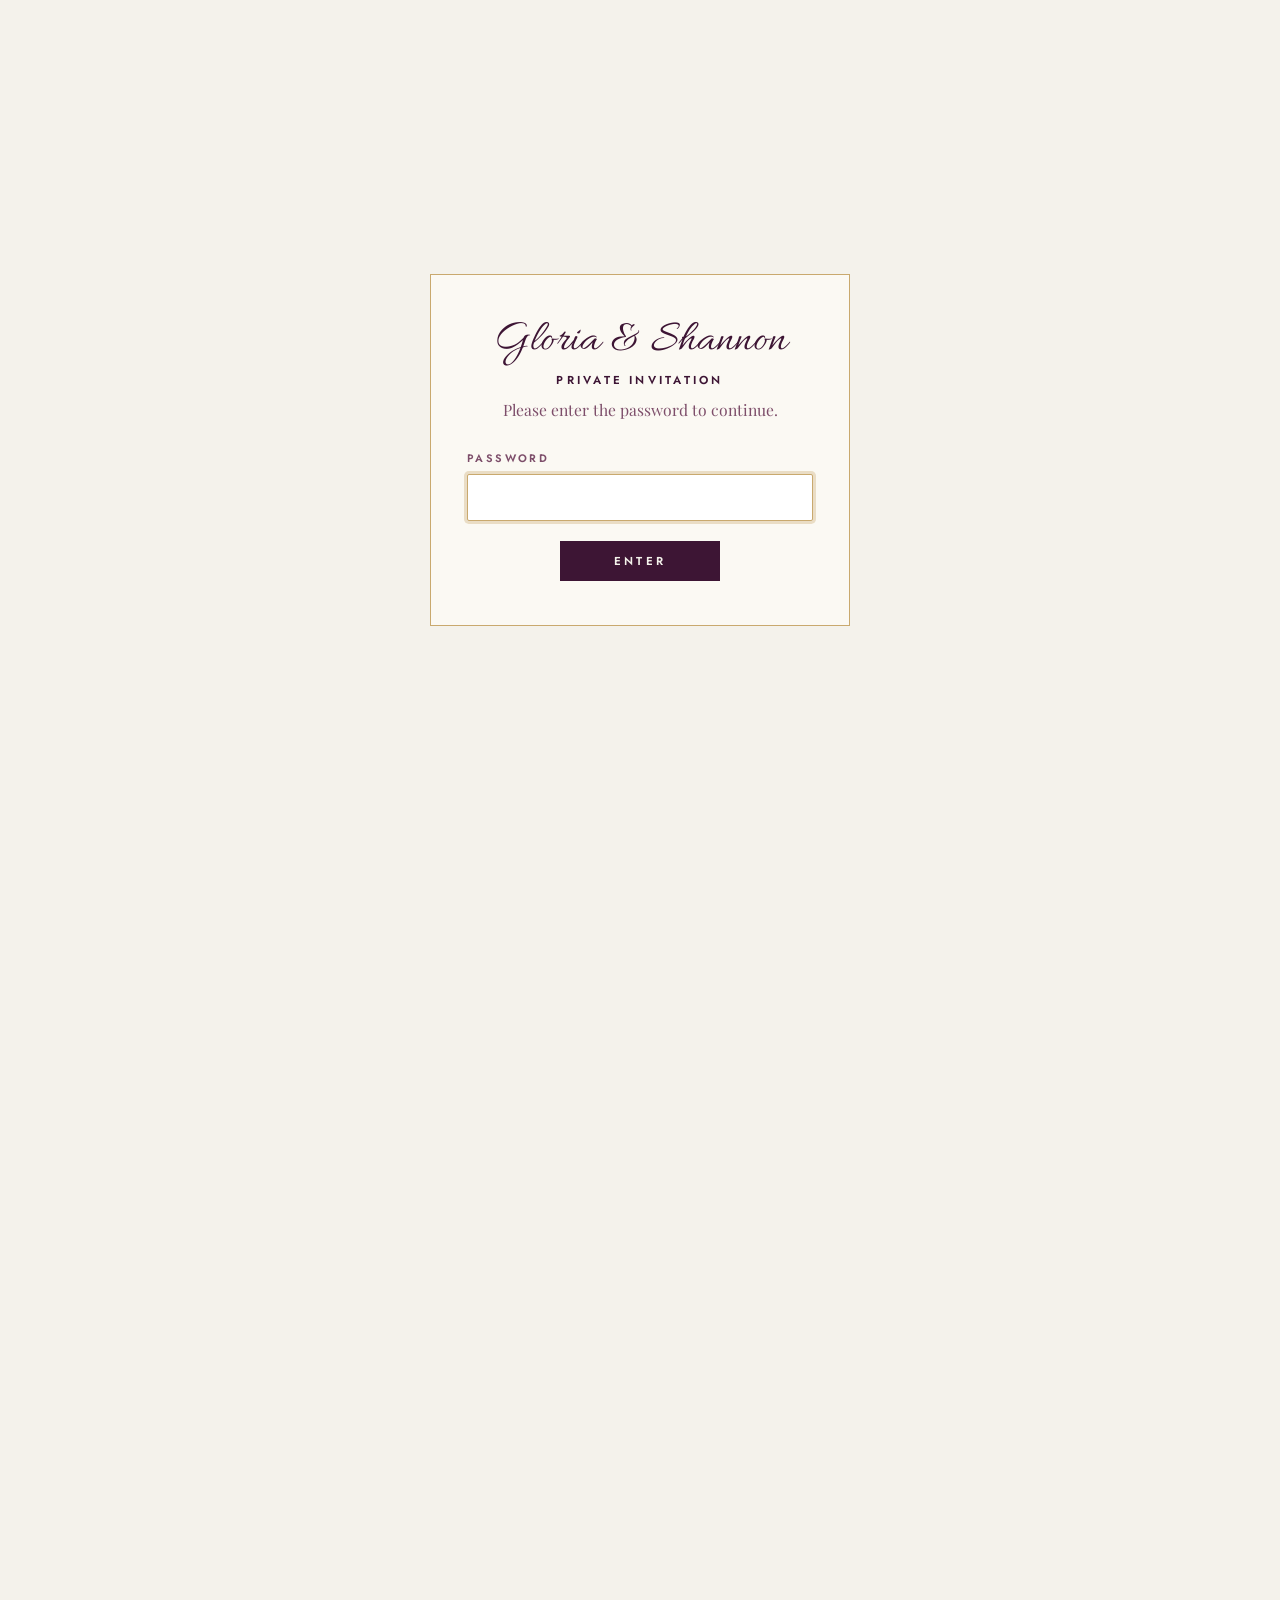
<file: wedding.html>
<!DOCTYPE html>
<html lang="en">
<head>
  <meta charset="UTF-8">
  <meta name="viewport" content="width=device-width, initial-scale=1">
  <meta name="robots" content="noindex">
  <meta name="description" content="Gloria & Shannon's Wedding Reception on 19 December 2026 at Montego Bay Beach Village, Morjim, Goa.">
  <meta name="author" content="Gloria & Shannon">
  <meta property="og:type" content="website">
  <meta property="og:title" content="Gloria & Shannon | 19 December 2026 | Morjim, Goa">
  <meta property="og:description" content="Wedding Reception on 19 December 2026 at Montego Bay Beach Village, Morjim, Goa.">
  <title>Gloria &amp; Shannon | 19 December 2026 | Morjim, Goa</title>

  <!-- Fonts -->
  <link rel="preconnect" href="https://fonts.googleapis.com">
  <link rel="preconnect" href="https://fonts.gstatic.com" crossorigin>
  <link href="https://fonts.googleapis.com/css2?family=Allura&family=Bodoni+Moda:ital,opsz,wght@0,6..96,400..700;1,6..96,400..700&family=Jost:wght@300;400;600&family=Playfair+Display:ital,wght@0,400;0,500;0,600;0,700;1,400;1,500&family=Tangerine:wght@400;700&display=swap" rel="stylesheet">

  <link rel="shortcut icon" href="favicon.png" type="image/png">
  <link rel="stylesheet" href="./css/wedding.css?v=plum27">
  <link rel="stylesheet" href="./css/gate.css?v=plum4">
  <script>
    document.documentElement.classList.add("js");
    if (window.matchMedia && !window.matchMedia("(prefers-reduced-motion: reduce)").matches) {
      document.documentElement.classList.add("js-motion");
    }
    try {
      if (sessionStorage.getItem("gs-rules") !== "2") {
        sessionStorage.removeItem("gs-tier");
        sessionStorage.removeItem("gs-lead");
      }
      var _tier = sessionStorage.getItem("gs-tier");
      var _lead = sessionStorage.getItem("gs-lead");
      if (_tier === "full" || _tier === "reception") {
        document.documentElement.classList.add("is-unlocked", "tier-" + _tier);
      } else {
        document.documentElement.classList.add("is-gated");
      }
      if (_lead === "gloria" || _lead === "shannon") {
        document.documentElement.classList.add("lead-" + _lead);
      }
      if (_lead === "shannon") {
        document.title = document.title.replace("Gloria & Shannon", "Shannon & Gloria");
      }
    } catch (e) {
      document.documentElement.classList.add("is-gated");
    }
  </script>
</head>
<body>

<div class="site-gate" id="site-gate" role="dialog" aria-modal="true" aria-labelledby="gate-title" aria-describedby="gate-desc">
  <form class="site-gate-card" id="site-gate-form" autocomplete="off">
    <p class="site-gate-kicker">Gloria &amp; Shannon</p>
    <h1 class="site-gate-title" id="gate-title">Private invitation</h1>
    <p class="site-gate-desc" id="gate-desc">Please enter the password to continue.</p>
    <label class="site-gate-label" for="site-gate-password">Password</label>
    <input class="site-gate-input" id="site-gate-password" type="password" name="gate-password" required maxlength="40" autocomplete="off" spellcheck="false">
    <p class="site-gate-error" id="site-gate-error" role="alert" hidden>That&rsquo;s not the right password.</p>
    <button class="site-gate-btn" type="submit">Enter</button>
  </form>
</div>
<script src="./js/gate.js?v=6"></script>

<!-- ══════════════════════════════════════════════════════════════════════════
     NAVIGATION
     ══════════════════════════════════════════════════════════════════════════ -->
<nav id="w-nav" aria-label="Main navigation">
  <div class="w-nav-inner">

    <!-- Left links -->
    <ul class="w-nav-links" role="list">
      <li><a href="#hero">Home</a></li>
      <li><a href="#welcome">Story</a></li>
      <li><a href="#memory-lane">Memory Lane</a></li>
      <li><a href="#venue">Venue</a></li>
    </ul>

    <!-- Right links -->
    <ul class="w-nav-links" role="list">
      <li><a href="#itinerary">Itinerary</a></li>
      <li><a href="#faq">FAQ</a></li>
      <li><a href="./stay.html">Stay</a></li>
      <li class="rsvp-link"><a href="./rsvp.html">RSVP&nbsp;→</a></li>
    </ul>

    <!-- Hamburger (mobile only) -->
    <button id="w-menu-btn" aria-label="Open menu" aria-expanded="false" aria-controls="w-mobile-menu">
      <span></span>
      <span></span>
      <span></span>
    </button>

  </div><!-- /w-nav-inner -->
</nav>

<!-- Mobile overlay menu -->
<div id="w-mobile-menu" role="dialog" aria-label="Mobile navigation" aria-modal="true">
  <a href="#hero">Home</a>
  <a href="#welcome">Story</a>
  <a href="#memory-lane">Memory Lane</a>
  <a href="#venue">Venue</a>
  <a href="#itinerary">Itinerary</a>
  <a href="#faq">FAQ</a>
  <a href="./stay.html">Stay</a>
  <a href="./rsvp.html" style="color:var(--gold);">RSVP →</a>
</div>


<!-- ══════════════════════════════════════════════════════════════════════════
     SECTION 1 · HERO
     ══════════════════════════════════════════════════════════════════════════ -->
<section id="hero" class="s-hero" aria-label="Hero">

  <!-- Corner ornaments (SVG filigree) -->
  <div class="hero-corner hero-corner--tl" aria-hidden="true">
    <svg viewBox="0 0 180 180" fill="none" xmlns="http://www.w3.org/2000/svg">
      <path d="M0 0 Q60 0 60 60 M0 0 Q0 60 60 60" stroke="#C9A96E" stroke-width="1" fill="none"/>
      <path d="M12 0 Q60 0 60 48 M0 12 Q0 60 48 60" stroke="#C9A96E" stroke-width="0.6" fill="none" opacity="0.5"/>
      <circle cx="60" cy="60" r="3" fill="#C9A96E" opacity="0.5"/>
    </svg>
  </div>
  <div class="hero-corner hero-corner--tr" aria-hidden="true">
    <svg viewBox="0 0 180 180" fill="none" xmlns="http://www.w3.org/2000/svg">
      <path d="M0 0 Q60 0 60 60 M0 0 Q0 60 60 60" stroke="#C9A96E" stroke-width="1" fill="none"/>
      <path d="M12 0 Q60 0 60 48 M0 12 Q0 60 48 60" stroke="#C9A96E" stroke-width="0.6" fill="none" opacity="0.5"/>
      <circle cx="60" cy="60" r="3" fill="#C9A96E" opacity="0.5"/>
    </svg>
  </div>
  <div class="hero-corner hero-corner--bl" aria-hidden="true">
    <svg viewBox="0 0 180 180" fill="none" xmlns="http://www.w3.org/2000/svg">
      <path d="M0 0 Q60 0 60 60 M0 0 Q0 60 60 60" stroke="#C9A96E" stroke-width="1" fill="none"/>
      <path d="M12 0 Q60 0 60 48 M0 12 Q0 60 48 60" stroke="#C9A96E" stroke-width="0.6" fill="none" opacity="0.5"/>
      <circle cx="60" cy="60" r="3" fill="#C9A96E" opacity="0.5"/>
    </svg>
  </div>
  <div class="hero-corner hero-corner--br" aria-hidden="true">
    <svg viewBox="0 0 180 180" fill="none" xmlns="http://www.w3.org/2000/svg">
      <path d="M0 0 Q60 0 60 60 M0 0 Q0 60 60 60" stroke="#C9A96E" stroke-width="1" fill="none"/>
      <path d="M12 0 Q60 0 60 48 M0 12 Q0 60 48 60" stroke="#C9A96E" stroke-width="0.6" fill="none" opacity="0.5"/>
      <circle cx="60" cy="60" r="3" fill="#C9A96E" opacity="0.5"/>
    </svg>
  </div>

  <div class="hero-grid">

    <div class="hero-content">
      <h1 class="hero-lockup fu fu-title">
        <span class="hero-lead">We're</span>
        <span class="hero-display">
          <span>Tying</span>
          <span>the knot</span>
        </span>
        <span class="hero-names-script names-swap"><span class="names-default">Gloria &amp; Shannon</span><span class="names-shannon">Shannon &amp; Gloria</span></span>
      </h1>

      <p class="hero-meta fu fu-body">
        <span data-tier="full">18 &amp; 19 December 2026</span>
        <span data-tier="reception">19 December 2026</span>
        <span class="hero-meta-rule" aria-hidden="true"></span>
        <span>Morjim, Goa</span>
      </p>
    </div>

    <div class="hero-aside fu fu-body">
      <div class="photobooth" data-order-names aria-label="Photobooth strip of Gloria and Shannon">
        <div class="photobooth-bezel">
          <div class="photobooth-well">
            <div class="photobooth-reel">
              <figure class="photobooth-shot">
                <img data-order-names src="./assets/img/photobooth/01.jpg?v=4" alt="Gloria and Shannon, photobooth frame 1" width="800" height="600">
              </figure>
              <figure class="photobooth-shot">
                <img data-order-names src="./assets/img/photobooth/02.jpg?v=4" alt="Gloria and Shannon, photobooth frame 2" width="800" height="600">
              </figure>
              <figure class="photobooth-shot">
                <img data-order-names src="./assets/img/photobooth/03.jpeg?v=4" alt="Gloria and Shannon, photobooth frame 3" width="800" height="600">
              </figure>
              <figure class="photobooth-shot">
                <img data-order-names src="./assets/img/photobooth/04.jpg?v=4" alt="Gloria and Shannon, photobooth frame 4" width="800" height="600">
              </figure>
            </div>
          </div>
        </div>
      </div>
    </div>

  </div><!-- /hero-grid -->

  <!-- Scroll hint -->
  <div class="hero-scroll" aria-hidden="true">
    <div class="hero-scroll-inner">
      <span>Scroll</span>
      <div class="hero-scroll-line"></div>
    </div>
  </div>

</section><!-- /s-hero -->


<!-- ══════════════════════════════════════════════════════════════════════════
     SECTION 2 · WELCOME
     ══════════════════════════════════════════════════════════════════════════ -->
<section id="welcome" class="s-welcome s-cream">
  <div class="w-inner">
    <div class="welcome-grid">

      <div class="welcome-text">
        <span class="section-eyebrow">With all our love</span>
        <h2 class="welcome-title fu fu-title">You are invited</h2>

        <p class="welcome-couple fu fu-body names-swap"><span class="names-default">Shannon Pereira <span class="welcome-couple-amp">&amp;</span> Gloria Noronha</span><span class="names-gloria">Gloria Noronha <span class="welcome-couple-amp">&amp;</span> Shannon Pereira</span></p>
        <p class="welcome-kin fu fu-body">
          <span class="welcome-with">Together with our parents</span>
          <span class="welcome-parents">Eric &amp; Severine Pereira <span class="welcome-parents-dot" aria-hidden="true">&middot;</span> Ambrose &amp; Rita Noronha</span>
          <span class="welcome-with">And our siblings</span>
          <span class="welcome-parents">Elisha Pereira <span class="welcome-parents-dot" aria-hidden="true">&middot;</span> Clifton Noronha</span>
        </p>

        <div class="invite-letter" id="invite-letter">
          <div class="invite-sheet">
            <p class="invite-kicker">A letter from us to you</p>
            <button type="button" class="letter-read" id="letter-read" aria-expanded="false" aria-controls="invite-letter-body">
              Read Letter
            </button>
            <div class="invite-letter-body" id="invite-letter-body">
              <div class="welcome-body">
                <p>
                  We met on a blind date set up by our best friend Rebecca, who had already decided we were perfect for each other.
                </p>
                <p>
                  Gloria, usually the shy one, led the whole conversation while Shannon sat there blushing. Apparently, it was her best decision ever, because Shannon is cool, handsome, and so much fun. Gloria said that. Shannon didn’t type this.
                </p>
                <p>
                  Somewhere between his lame jokes and her goofy side, our relationship kept getting deeper until we became inseparable. Now, two overgrown kids are becoming husband and wife.
                </p>
                <p>
                  This is more than a celebration for us. We want it to be truly intimate, with only the people we deeply love, in a place we love too. You’ve been part of our journey, and we’d love for you to witness our lives becoming one. Your presence means the world to us, and we can’t wait to make awesome memories with you!
                </p>
              </div>
              <div class="welcome-signoff">
                <span class="welcome-signoff-line">With all our love,</span>
                <span class="welcome-signoff-names">Gloria and Shannon</span>
              </div>
              <button type="button" class="letter-close">Close letter</button>
            </div>
          </div>
        </div>
        <p class="welcome-verse fu fu-body">
          <span class="welcome-verse-line">I have found the one whom my soul loves</span>
          <cite class="welcome-verse-cite">Song of Solomon 3:4</cite>
        </p>
      </div>

      <figure class="welcome-art fu fu-body" aria-hidden="true">
        <img
          src="./assets/img/igotone.png"
          alt=""
          width="800"
          height="800"
          loading="lazy"
          decoding="async">
      </figure>

    </div>
  </div>
</section><!-- /s-welcome -->


<!-- ══════════════════════════════════════════════════════════════════════════
     SECTION 4 · MEMORY LANE
     ══════════════════════════════════════════════════════════════════════════ -->
<section id="memory-lane" class="s-story s-olive">
  <div class="w-inner">

    <h2 class="story-title fu fu-title">Memory Lane</h2>
    <p class="story-body fu fu-body">
      A few of the days that brought us from that first date to here.
    </p>

    <div class="timeline fu fu-body" role="list">

      <article class="timeline-item" role="listitem">
        <div class="timeline-polaroid">
          <div class="timeline-photo">
            <img src="./assets/img/memorylane/1.jpg" alt="Gloria and Shannon, the blind date" width="800" height="1000">
          </div>
          <h3 class="timeline-heading">The blind date</h3>
        </div>
        <div class="timeline-year-wrap">
          <time class="timeline-year" datetime="2023-03-04">4 Mar 2023</time>
        </div>
        <p class="timeline-caption">
          We met on a blind date, introduced and forced into it by our mutual best friend Rebecca. We immediately hit it off.
        </p>
      </article>

      <article class="timeline-item" role="listitem">
        <div class="timeline-polaroid">
          <div class="timeline-photo">
            <img src="./assets/img/memorylane/2.jpg" alt="Gloria and Shannon, making it official" width="800" height="1000">
          </div>
          <h3 class="timeline-heading">Official</h3>
        </div>
        <div class="timeline-year-wrap">
          <time class="timeline-year" datetime="2023-05-04">4 May 2023</time>
        </div>
        <p class="timeline-caption">
          After countless calls and long conversations, we made it official. Star Wars is only the second-best thing that happens on May 4th.
        </p>
      </article>

      <article class="timeline-item" role="listitem">
        <div class="timeline-polaroid">
          <div class="timeline-photo">
            <img src="./assets/img/memorylane/3.jpg" alt="Gloria and Shannon, the proposal in Munnar" width="800" height="1000">
          </div>
          <h3 class="timeline-heading">The proposal</h3>
        </div>
        <div class="timeline-year-wrap">
          <time class="timeline-year" datetime="2026-01-07">7 Jan 2026</time>
        </div>
        <p class="timeline-caption">
          Shannon proposed to Gloria in Munnar, Kerala, under a sky full of stars. He forgot to film it, but he does have audio of Gloria crying. Ask him nicely if you want to hear it.
        </p>
      </article>

      <article class="timeline-item" role="listitem">
        <div class="timeline-polaroid">
          <div class="timeline-photo">
            <img src="./assets/img/memorylane/4.jpg" alt="Gloria proposing to Shannon" width="800" height="1000">
          </div>
          <h3 class="timeline-heading">Gloria's proposal</h3>
        </div>
        <div class="timeline-year-wrap">
          <time class="timeline-year" datetime="2026-02-08">8 Feb 2026</time>
        </div>
        <p class="timeline-caption">
          Gloria proposed to Shannon too, and gave him a ring. Shannon's had the stars. Gloria's was sweeter and cuter. The score is 1-1.
        </p>
      </article>

      <article class="timeline-item" role="listitem">
        <div class="timeline-polaroid">
          <div class="timeline-photo">
            <img src="./assets/img/memorylane/5.jpg" alt="Gloria and Shannon, civil married" width="800" height="1000">
          </div>
          <h3 class="timeline-heading">Civil married</h3>
        </div>
        <div class="timeline-year-wrap">
          <time class="timeline-year" datetime="2026-04-24">24 Apr 2026</time>
        </div>
        <p class="timeline-caption">
          We got civil married. So yes, we are already legally married. We do not count it. Most days we are still boyfriend and girlfriend. On a good day, fiancé and fiancée.
        </p>
      </article>

      <article class="timeline-item" role="listitem">
        <div class="timeline-polaroid">
          <div class="timeline-photo">
            <img src="./assets/img/memorylane/6.jpg" alt="Gloria and Shannon on their wedding day" width="800" height="1000">
          </div>
          <h3 class="timeline-heading">The wedding</h3>
        </div>
        <div class="timeline-year-wrap">
          <time class="timeline-year" datetime="2026-12-19">19 Dec 2026</time>
        </div>
        <p class="timeline-caption">
          19 December 2026. Soon. This is the one that actually counts.
        </p>
      </article>

    </div><!-- /timeline -->

  </div>
</section><!-- /s-story -->


<!-- ══════════════════════════════════════════════════════════════════════════
     SECTION 3 · COUNTDOWN + RSVP CTA
     ══════════════════════════════════════════════════════════════════════════ -->
<section id="countdown" class="s-countdown s-olive">
  <h2 class="countdown-title fu fu-title">Our forever begins in</h2>

  <div class="envelope-scene">
    <div class="envelope" id="w-envelope">
      <!-- Layer 1: reverse of the envelope -->
      <div class="envelope-back" aria-hidden="true"></div>

      <!-- Layer 2: letter, clipped so it can only exit out the top -->
      <div class="envelope-paper-clip">
        <div class="envelope-paper">
          <div class="envelope-letter">
            <div id="w-countdown" class="w-timer" aria-live="polite" aria-label="Countdown to wedding"></div>
            <p class="envelope-note">Can you make it?</p>
          </div>
        </div>
      </div>

      <!-- Layer 3: white front + wax seal. Paper peeks through the V. -->
      <div class="envelope-front" aria-hidden="true">
        <svg class="envelope-art" viewBox="0 0 800 432" preserveAspectRatio="none" xmlns="http://www.w3.org/2000/svg" focusable="false">
          <defs>
            <linearGradient id="env-left" x1="0" y1="0" x2="1" y2="0.4">
              <stop offset="0%" stop-color="#EFE4D0"/>
              <stop offset="100%" stop-color="#D9C6A6"/>
            </linearGradient>
            <linearGradient id="env-right" x1="1" y1="0" x2="0" y2="0.4">
              <stop offset="0%" stop-color="#E9D8BC"/>
              <stop offset="100%" stop-color="#D4C09E"/>
            </linearGradient>
            <linearGradient id="env-bottom" x1="0" y1="1" x2="0" y2="0">
              <stop offset="0%" stop-color="#D7C4A6"/>
              <stop offset="100%" stop-color="#F0E5D1"/>
            </linearGradient>
          </defs>
          <polygon points="0,150 0,432 400,240" fill="url(#env-left)"/>
          <polygon points="800,150 800,432 400,240" fill="url(#env-right)"/>
          <polygon points="0,432 0,316 400,224 800,316 800,432" fill="url(#env-bottom)"/>
          <path d="M0,316 L400,224 L800,316" fill="none" stroke="#B8956A" stroke-width="1.3" opacity="0.5"/>
          <path d="M1.2,8 L1.2,430.8 L798.8,430.8 L798.8,8" fill="none" stroke="#C9A96E" stroke-width="1.6" opacity="0.45"/>
        </svg>
      </div>

      <!-- Layer 4: one flap. Same triangle, tip travels from down to up. -->
      <div class="envelope-lid" aria-hidden="true">
        <div class="flap"></div>
      </div>

      <div class="countdown-seal" aria-hidden="true">
        <img src="./assets/img/wax.png" alt="" width="800" height="800">
      </div>
    </div>
  </div>

  <a href="./rsvp.html" class="countdown-cta fu fu-body" data-order-names aria-label="RSVP for Gloria and Shannon's wedding">
    RSVP
  </a>
</section><!-- /s-countdown -->


<!-- ══════════════════════════════════════════════════════════════════════════
     SECTION 2b · FIGURES (in place of the silhouette)
     ══════════════════════════════════════════════════════════════════════════ -->
<section id="figures" class="s-figures s-cream" aria-label="A few unofficial figures">
  <div class="w-inner">
    <div class="figures-gate">
      <h2 class="figures-names fu fu-title">Statistically speaking</h2>
      <button type="button" class="figures-open" id="figures-open" aria-expanded="false" aria-controls="figures-sheet">
        Click to read our unofficial wedding report
      </button>
    </div>

    <article class="figures-sheet" id="figures-sheet">

      <header class="figures-masthead fu fu-title">
        <h2 class="figures-names">Statistically speaking</h2>
        <p class="figures-kicker">
          <svg class="figures-heart" viewBox="0 0 24 24" aria-hidden="true">
            <path d="M12 20s-7.2-4.6-9.4-8.2C.8 8.8 2.2 5.5 5.4 5.2c1.8-.2 3.4.7 4.1 2.1C10.3 5.9 11.9 5 13.7 5.2c3.2.3 4.6 3.6 2.8 6.6C19.2 15.4 12 20 12 20z"/>
          </svg>
          our highly unofficial wedding figures
          <svg class="figures-heart" viewBox="0 0 24 24" aria-hidden="true">
            <path d="M12 20s-7.2-4.6-9.4-8.2C.8 8.8 2.2 5.5 5.4 5.2c1.8-.2 3.4.7 4.1 2.1C10.3 5.9 11.9 5 13.7 5.2c3.2.3 4.6 3.6 2.8 6.6C19.2 15.4 12 20 12 20z"/>
          </svg>
        </p>
      </header>

      <div class="figures-grid fu fu-body">

        <figure class="figures-panel figures-panel--pie">
          <figcaption class="figures-panel-title">Why Gloria is getting married</figcaption>
          <div class="pie-layout">
            <ul class="pie-callouts" data-pie-legend="gloria">
              <li><i class="swatch" data-tone="rose"></i><span>wedding dress</span></li>
              <li><i class="swatch" data-tone="dust"></i><span>shop with her</span></li>
              <li><i class="swatch" data-tone="mid"></i><span>true love</span></li>
              <li><i class="swatch" data-tone="deep"></i><span>is well fed all the time</span></li>
            </ul>
            <svg class="pie-disk js-pie" viewBox="0 0 200 200" role="img" aria-label="Pie chart of why Gloria is getting married." data-pie="gloria">
              <g class="pie-slices"></g>
              <g class="pie-pcts"></g>
            </svg>
          </div>
          <p class="pie-fig-cap">figure 1.1</p>
        </figure>

        <figure class="figures-panel figures-panel--pie">
          <figcaption class="figures-panel-title">Why Shannon is getting married</figcaption>
          <div class="pie-layout">
            <ul class="pie-callouts" data-pie-legend="shannon">
              <li><i class="swatch" data-tone="rose"></i><span>someone to annoy always</span></li>
              <li><i class="swatch" data-tone="dust"></i><span>watch cartoons with</span></li>
              <li><i class="swatch" data-tone="mid"></i><span>true love</span></li>
              <li><i class="swatch" data-tone="deep"></i><span>laugh at his bad jokes</span></li>
            </ul>
            <svg class="pie-disk js-pie" viewBox="0 0 200 200" role="img" aria-label="Pie chart of why Shannon is getting married." data-pie="shannon">
              <g class="pie-slices"></g>
              <g class="pie-pcts"></g>
            </svg>
          </div>
          <p class="pie-fig-cap">figure 1.2</p>
        </figure>

        <figure class="figures-panel figures-panel--list">
          <figcaption class="figures-panel-title">Why you'll be attending the wedding</figcaption>
          <ul class="figures-reasons">
            <li>
              <span class="figures-ico" aria-hidden="true">
                <svg viewBox="0 0 32 32"><path d="M16 28s-10-8.2-10-14.2C6 8.6 10.2 5 16 5s10 3.6 10 8.8C26 19.8 16 28 16 28z"/><circle cx="16" cy="13.2" r="2.6"/></svg>
              </span>
              <p>you're ready to swap ordinary December for a Goa beach holiday</p>
            </li>
            <li>
              <span class="figures-ico" aria-hidden="true">
                <svg viewBox="0 0 32 32"><path d="M8 14c0-4 3.6-7 8-7s8 3 8 7v10H8V14z"/><path d="M6 24h20"/><path d="M16 7V4"/><path d="M11 14c.8-2 2.6-3.2 5-3.2"/></svg>
              </span>
              <p>you love wedding cake and delicious Goan food</p>
            </li>
            <li>
              <span class="figures-ico" aria-hidden="true">
                <svg viewBox="0 0 32 32"><rect x="5" y="10" width="22" height="16" rx="2"/><path d="M11 10V8h10v2"/><circle cx="16" cy="18" r="4.5"/><path d="M23 13h2"/></svg>
              </span>
              <p>you'll have FOMO if you only see the pictures on social media</p>
            </li>
            <li>
              <span class="figures-ico" aria-hidden="true">
                <svg viewBox="0 0 32 32"><rect x="6" y="8" width="20" height="18" rx="2"/><path d="M6 13h20"/><path d="M11 5v5"/><path d="M21 5v5"/><path d="M11 18h4"/><path d="M17 18h4"/><path d="M11 22h8"/></svg>
              </span>
              <p data-tier="full">you're not doing anything else more interesting on 18 &amp; 19 December</p>
              <p data-tier="reception">you're not doing anything else more interesting on 19 December</p>
            </li>
          </ul>
        </figure>

        <figure class="figures-panel figures-panel--bars">
          <figcaption class="figures-panel-title">Thank you for</figcaption>
          <svg class="figures-bars js-bars" viewBox="-8 0 430 252" role="img" aria-label="Bar chart of thanks: blessings, making time, and gifts. The gifts bar is 65%, plus a shaded 36% that depends on the gift.">
            <defs>
              <pattern id="gift-shade" width="5" height="5" patternUnits="userSpaceOnUse" patternTransform="rotate(40)">
                <rect width="5" height="5" fill="#C989B0"/>
                <line x1="0" y1="0" x2="0" y2="5" stroke="#F4F2EB" stroke-width="1.7"/>
              </pattern>
            </defs>
            <g class="bar-axes"></g>
            <g class="bar-sketches"></g>
            <text class="bar-axis-note bar-axis-note--y" transform="translate(8 116) rotate(-90)" text-anchor="middle">% of our gratitude</text>
            <text class="bar-axis-note bar-axis-note--x" x="180" y="228" text-anchor="middle">what you showed up with</text>
            <text class="bar-label" data-bar="0" x="102" y="204" text-anchor="middle" opacity="0">Blessings</text>
            <text class="bar-label" data-bar="1" x="186" y="204" text-anchor="middle" opacity="0">Making Time</text>
            <text class="bar-label" data-bar="2" x="270" y="204" text-anchor="middle" opacity="0">Gifts</text>
            <text class="bar-pct" data-bar="0" x="102" y="204" text-anchor="middle" opacity="0">100%</text>
            <text class="bar-pct" data-bar="1" x="186" y="204" text-anchor="middle" opacity="0">81%</text>
            <text class="bar-pct" data-bar="2" x="270" y="204" text-anchor="middle" opacity="0">65%</text>
            <text class="bar-pct bar-pct--total" x="270" y="204" text-anchor="middle" opacity="0">101%</text>
            <text class="bar-shade-note" text-anchor="start" dominant-baseline="middle" opacity="0">Depends on gift</text>
          </svg>
        </figure>

      </div>
      <div class="figures-close-row">
        <button type="button" class="figures-close">Close the report</button>
      </div>
    </article>
  </div>
</section><!-- /s-figures -->


<!-- ══════════════════════════════════════════════════════════════════════════
     SECTION 7 · VENUE
     ══════════════════════════════════════════════════════════════════════════ -->
<section id="venue" class="s-venue s-olive">
  <div class="w-inner">

    <div class="venue-place">
      <h2 class="venue-title fu fu-title" data-tier="full">Roce &amp; Reception</h2>
      <h2 class="venue-title fu fu-title" data-tier="reception">Reception</h2>
      <p class="venue-name fu fu-body">Montego Bay Beach Village</p>
      <p class="venue-address fu fu-body">
        Vithaldas Waddo, Morjim, Pernem, Goa&nbsp;403512<br>
        On Morjim Beach, North Goa
      </p>
      <p class="venue-links fu fu-body">
        <a href="https://www.google.com/maps/dir/?api=1&amp;destination=Montego+Bay+Beach+Village,+Vithaldas+Waddo,+Morjim,+Pernem,+Goa+403512&amp;travelmode=driving" target="_blank" rel="noopener noreferrer">Get directions</a>
        <span aria-hidden="true">·</span>
        <a href="https://montegobaygoa.com/" target="_blank" rel="noopener noreferrer">Resort website</a>
        <span aria-hidden="true">·</span>
        <a href="./stay.html">Where to stay nearby</a>
      </p>

      <div class="venue-photos venue-photos--resort fu fu-body">
        <figure class="venue-shot">
          <img src="./assets/img/venue/lawn.jpg" alt="The lawn at Montego Bay Beach Village, with palms, loungers, and thatched seating" width="1200" height="800">
        </figure>
        <figure class="venue-shot">
          <img src="./assets/img/venue/cottages.jpg" alt="Wooden cottages and a stone path through the resort garden" width="1024" height="768">
        </figure>
        <figure class="venue-shot">
          <img src="./assets/img/venue/beach.jpg" alt="Garden cottages and a hanging chair among the palms at Montego Bay" width="1024" height="466">
        </figure>
      </div>
      <p class="venue-photo-credit fu fu-body">Montego Bay Beach Village, Morjim</p>

      <div class="venue-map-embed">
        <iframe
          src="https://maps.google.com/maps?q=Montego+Bay+Beach+Village,+Vithaldas+Waddo,+Morjim,+Pernem,+Goa+403512&amp;ll=15.6277051,73.7284384&amp;z=16&amp;output=embed"
          allowfullscreen=""
          loading="lazy"
          referrerpolicy="no-referrer-when-downgrade"
          title="Montego Bay Beach Village, Vithaldas Waddo, Morjim, Goa on Google Maps"
        ></iframe>
      </div>
    </div>

    <div class="venue-place">
      <h2 class="venue-title fu fu-title">Nuptial Mass</h2>
      <p class="venue-name fu fu-body">Our Lady of the Sea Church</p>
      <p class="venue-address fu fu-body">
        Oxel, Siolim, Bardez, Goa&nbsp;403517<br>
        19 December
      </p>
      <p class="venue-links fu fu-body">
        <a href="https://www.google.com/maps/dir/?api=1&amp;destination=Our+Lady+of+the+Sea+Church,+Oxel,+Siolim,+Goa+403517&amp;travelmode=driving" target="_blank" rel="noopener noreferrer">Get directions</a>
      </p>

      <div class="venue-photos venue-photos--church fu fu-body">
        <figure class="venue-shot">
          <img src="./assets/img/venue/church1.jpg" alt="The white and blue facade of Our Lady of the Sea Church, Oxel, with a stone cross in the foreground" width="1280" height="720">
        </figure>
        <figure class="venue-shot">
          <img src="./assets/img/venue/church2.jpg" alt="Our Lady of the Sea Church in Oxel, set against a forested hill" width="495" height="619">
        </figure>
        <figure class="venue-shot">
          <img src="./assets/img/venue/church3.jpg" alt="The view from the church steps over palms and fields in Oxel" width="1684" height="947">
        </figure>
      </div>
      <p class="venue-photo-credit fu fu-body">Our Lady of the Sea Church, Oxel</p>

      <div class="venue-map-embed">
        <iframe
          src="https://maps.google.com/maps?q=Our+Lady+of+the+Sea+Church,+Oxel,+Siolim,+Goa+403517&amp;ll=15.629982,73.778737&amp;z=16&amp;output=embed"
          allowfullscreen=""
          loading="lazy"
          referrerpolicy="no-referrer-when-downgrade"
          title="Our Lady of the Sea Church, Oxel, Siolim, Goa on Google Maps"
        ></iframe>
      </div>
    </div>

  </div>
</section><!-- /s-venue -->


<!-- ══════════════════════════════════════════════════════════════════════════
     SECTION 8 · ITINERARY
     ══════════════════════════════════════════════════════════════════════════ -->
<section id="itinerary" class="s-itinerary s-olive">
  <div class="w-inner">
    <div class="itinerary-layout">

      <!-- Rotated title (desktop) -->
      <div class="itinerary-rotated-title" aria-hidden="true">Itinerary</div>

      <!-- Lace-bordered card -->
      <div class="itinerary-card fu fu-body" aria-label="Wedding itinerary">
        <span class="itinerary-corner itinerary-corner--tl" aria-hidden="true"></span>
        <span class="itinerary-corner itinerary-corner--tr" aria-hidden="true"></span>
        <span class="itinerary-corner itinerary-corner--bl" aria-hidden="true"></span>
        <span class="itinerary-corner itinerary-corner--br" aria-hidden="true"></span>
        <div class="itinerary-card-inner">

          <!-- Day 1: Roce (family/close-friends only) -->
          <div data-tier="full">
            <p class="itinerary-day-title">18 December 2026 &nbsp;—&nbsp; Roce Ceremony</p>
            <div class="itinerary-grid">
              <span class="itinerary-time">3:00 PM</span>
              <span class="itinerary-event">Arrival</span>

              <span class="itinerary-time">4:00 PM</span>
              <span class="itinerary-event">Roce Ceremony begins</span>

              <span class="itinerary-time">5:30 PM</span>
              <span class="itinerary-event">Blessings &amp; family photos</span>

              <span class="itinerary-time">6:00 PM</span>
              <span class="itinerary-event">Chill Sundowner</span>

              <span class="itinerary-time">9:30 PM</span>
              <span class="itinerary-event">Dinner</span>
            </div>
          </div>

          <!-- Day 2: Wedding -->
          <p class="itinerary-day-title">19 December 2026 &nbsp;—&nbsp; Wedding</p>
          <div class="itinerary-grid">
            <span class="itinerary-time">4:00 PM</span>
            <span class="itinerary-event">Nuptial Mass<span class="itinerary-place">Our Lady of the Sea Church, Oxel</span></span>

            <span class="itinerary-time">6:30 PM</span>
            <span class="itinerary-event">Guests arrive for the reception</span>

            <span class="itinerary-time">7:00 PM</span>
            <span class="itinerary-event">Couple&rsquo;s entrance</span>

            <span class="itinerary-time">8:30 PM</span>
            <span class="itinerary-event">Open floor &amp; dancing</span>

            <span class="itinerary-time">9:00 PM</span>
            <span class="itinerary-event">Dinner</span>
          </div>

        </div><!-- /itinerary-card-inner -->
      </div><!-- /itinerary-card -->

    </div><!-- /itinerary-layout -->
  </div>
</section><!-- /s-itinerary -->


<!-- ══════════════════════════════════════════════════════════════════════════
     SECTION 10 · FULL FAQ
     ══════════════════════════════════════════════════════════════════════════ -->
<section id="faq" class="s-faq s-cream">
  <div class="w-inner">

    <h2 class="faq-title fu fu-title">Frequently Asked Questions</h2>

    <!-- Category 1 -->
    <div class="faq-category fu fu-body">
      <p class="faq-category-title">General Wedding Details</p>
      <div class="faq-full-grid">

        <div class="faq-full-item">
          <p class="faq-full-q">When and where is the wedding?</p>
          <p class="faq-full-a" data-tier="full">
            The Roce is on 18 December at Montego Bay Beach Village, Morjim. On 19 December, the Nuptial Mass is at 4:00&nbsp;PM at Our Lady of the Sea Church, Oxel, and the reception follows that evening back at Montego Bay. We would love to have you for all of it.
          </p>
          <p class="faq-full-a" data-tier="reception">
            The Nuptial Mass is at 4:00&nbsp;PM on 19 December at Our Lady of the Sea Church, Oxel, and the reception follows that evening at Montego Bay, Morjim. We would love to have you there.
          </p>
        </div>

        <div class="faq-full-item" data-tier="full">
          <p class="faq-full-q">Do I need to attend both days?</p>
          <p class="faq-full-a">
            Not at all. You are welcome for one day or both. Just tell us on your RSVP, so we can plan with you in mind.
          </p>
        </div>

        <div class="faq-full-item">
          <p class="faq-full-q">What is the dress code?</p>
          <p class="faq-full-a" data-tier="full">
            For the Roce, Indo-Western festive wear. For the reception, formals. Please leave all-white to the bride.
          </p>
          <p class="faq-full-a" data-tier="reception">
            Formals for the reception. Please leave all-white to the bride.
          </p>
        </div>

        <div class="faq-full-item">
          <p class="faq-full-q">Are children welcome?</p>
          <p class="faq-full-a" data-tier="full">
            Yes, we would love to have them with us. Please add them on your RSVP so we can save them a seat.
          </p>
          <p class="faq-full-a" data-tier="reception">
            Yes, we would love to have them at the reception. Please add them on your RSVP so we can save them a seat.
          </p>
        </div>

        <div class="faq-full-item">
          <p class="faq-full-q">What is the RSVP deadline?</p>
          <p class="faq-full-a">
            Please let us know by 15 November 2026. It helps us plan the food and the seats, and we would love to count you in.
          </p>
        </div>

        <div class="faq-full-item">
          <p class="faq-full-q">Will there be a shuttle or transport service?</p>
          <p class="faq-full-a">
            Yes. A shuttle will run from Montego Bay to the church and back on the reception day, so the evening is easy to get to.
          </p>
        </div>

        <div class="faq-full-item">
          <p class="faq-full-q">How do I get there from outside Goa?</p>
          <div class="faq-full-a">
            <p>Montego Bay is in Morjim, North Goa. A taxi from any of these will get you there.</p>
            <ul>
              <li><strong>Airport.</strong> Manohar International, Mopa (about 40 min), is closest. Dabolim (about 2 hrs) is farther south.</li>
              <li><strong>Train.</strong> Pernem (about 30 min) is nearest. Thivim (about 45 min) has more trains.</li>
              <li><strong>Bus.</strong> Mapusa (about 40 min) or Panaji (about 1 hr).</li>
            </ul>
          </div>
        </div>

        <div class="faq-full-item">
          <p class="faq-full-q">Need suggestions for where to stay?</p>
          <p class="faq-full-a">
            We’ve put together a few hotels and Airbnbs near the venue, with prices, distances and booking links. <a href="./stay.html">See where to stay</a>.
          </p>
        </div>

      </div><!-- /faq-full-grid -->
    </div><!-- /faq-category -->

    <!-- Category 2 -->
    <div class="faq-category fu fu-body">
      <p class="faq-category-title">Food &amp; Drinks</p>
      <div class="faq-full-grid">

        <div class="faq-full-item" data-tier="full">
          <p class="faq-full-q">Will meals be provided?</p>
          <p class="faq-full-a">
            Yes. Lunch and dinner are on us, on both days. Come hungry.
          </p>
        </div>

        <div class="faq-full-item">
          <p class="faq-full-q">Will there be vegetarian options?</p>
          <p class="faq-full-a" data-tier="full">
            Yes. Vegetarian food will be provided too.
          </p>
          <p class="faq-full-a" data-tier="reception">
            Yes. Vegetarian food will be provided too.
          </p>
        </div>

        <div class="faq-full-item">
          <p class="faq-full-q">Is there an open bar?</p>
          <p class="faq-full-a" data-tier="full">
            Yes. Alcoholic and non-alcoholic drinks will be provided on both evenings.
          </p>
          <p class="faq-full-a" data-tier="reception">
            Yes. Alcoholic and non-alcoholic drinks will be provided throughout the evening.
          </p>
        </div>

        <div class="faq-full-item">
          <p class="faq-full-q">What cuisine will be served?</p>
          <p class="faq-full-a" data-tier="full">
            Goan and Indian cuisine, on both days. We hope you love it.
          </p>
          <p class="faq-full-a" data-tier="reception">
            Goan and Indian cuisine. We hope you love it.
          </p>
        </div>

      </div><!-- /faq-full-grid -->
    </div><!-- /faq-category -->

  </div>
</section><!-- /s-faq -->


<!-- ══════════════════════════════════════════════════════════════════════════
     FOOTER
     ══════════════════════════════════════════════════════════════════════════ -->
<footer class="w-footer">
  <p class="w-footer-names fu fu-title names-swap"><span class="names-default">Gloria &amp; Shannon</span><span class="names-shannon">Shannon &amp; Gloria</span></p>
  <p class="w-footer-date fu fu-body" data-tier="full">18–19 December 2026 &nbsp;·&nbsp; Morjim, Goa</p>
  <p class="w-footer-date fu fu-body" data-tier="reception">19 December 2026 &nbsp;·&nbsp; Morjim, Goa</p>
  <hr class="w-footer-rule" aria-hidden="true">
  <p class="w-footer-credit fu fu-body">Made with love ♥</p>
</footer>


<script src="./js/wedding.js?v=plum8"></script>
</body>
</html>
</file>
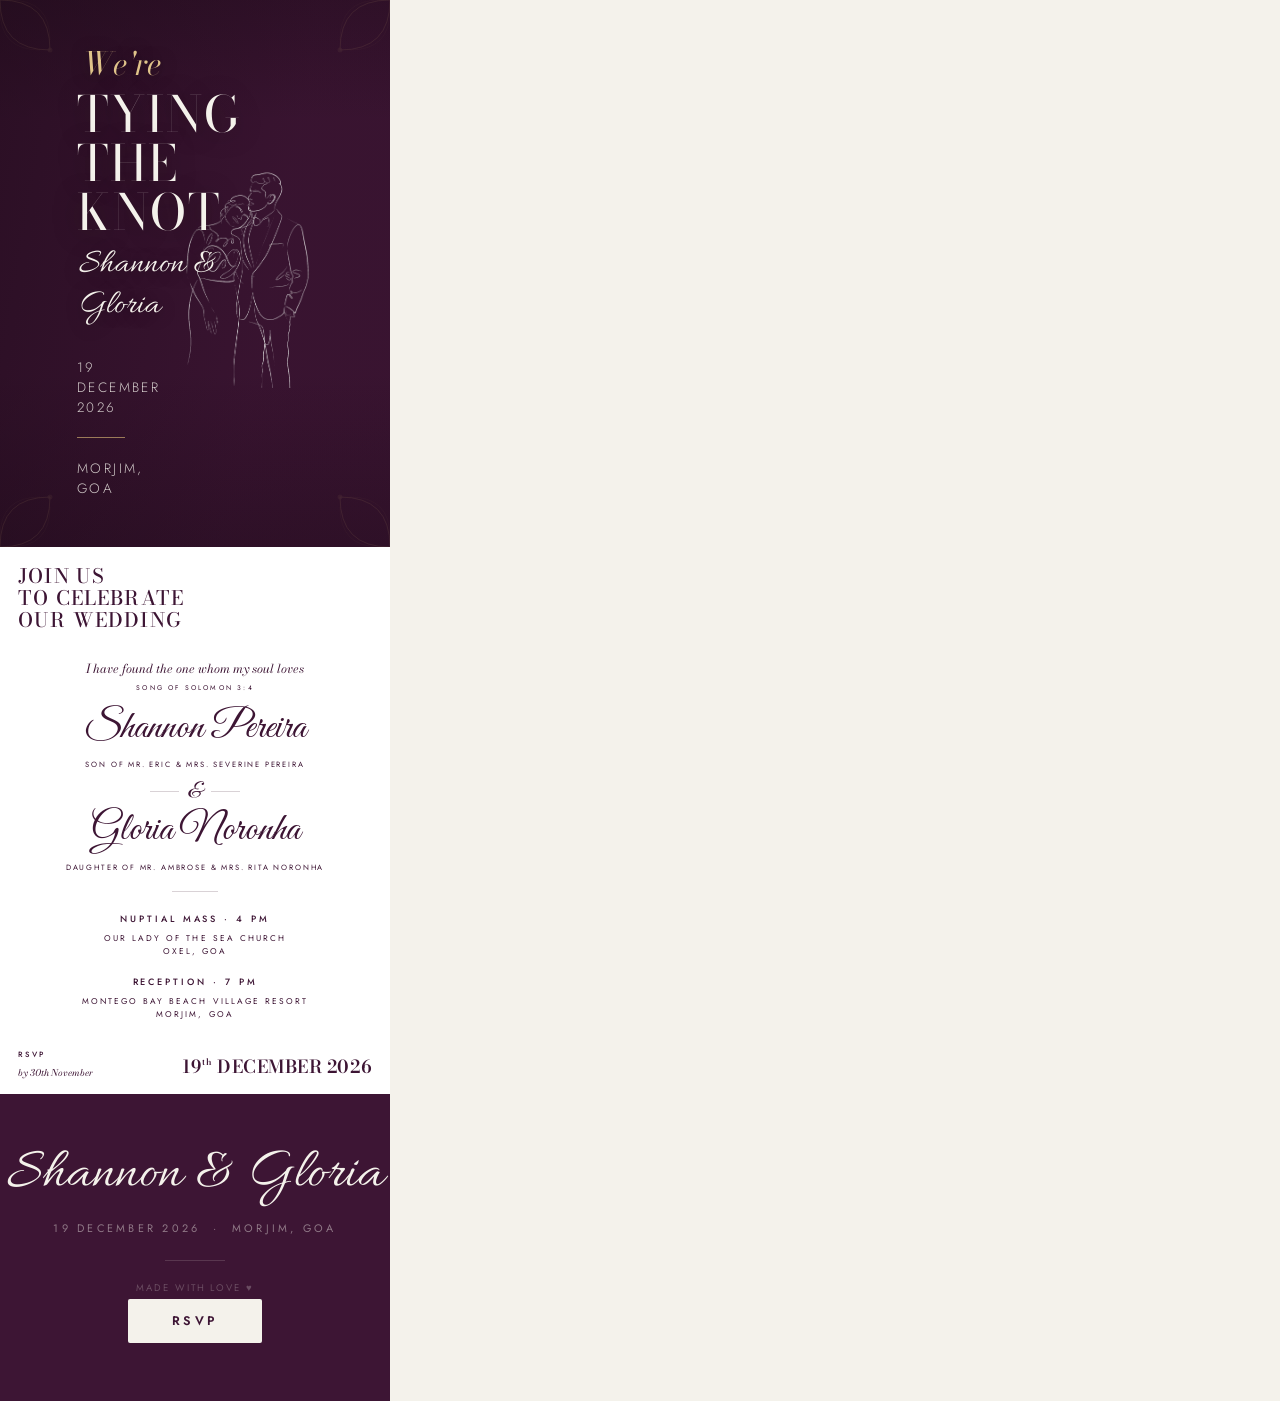
<file: pdf-invite/reception-website.html>
<!DOCTYPE html>
<html lang="en">
<head>
  <meta charset="UTF-8">
  <meta name="viewport" content="width=device-width, initial-scale=1">
  <meta name="robots" content="noindex">
  <meta name="description" content="Gloria & Shannon's Wedding Reception on 19 December 2026 at Montego Bay Beach Village, Morjim, Goa.">
  <meta name="author" content="Gloria & Shannon">
  <meta property="og:type" content="website">
  <meta property="og:title" content="Gloria & Shannon | 19 December 2026 | Morjim, Goa">
  <meta property="og:description" content="Wedding Reception on 19 December 2026 at Montego Bay Beach Village, Morjim, Goa.">
  <title>Gloria &amp; Shannon | 19 December 2026 | Morjim, Goa</title>

  <!-- Fonts -->
  <link rel="preconnect" href="https://fonts.googleapis.com">
  <link rel="preconnect" href="https://fonts.gstatic.com" crossorigin>
  <link href="https://fonts.googleapis.com/css2?family=Allura&family=Bodoni+Moda:ital,opsz,wght@0,6..96,400..700;1,6..96,400..700&family=Jost:wght@300;400;600&family=Playfair+Display:ital,wght@0,400;0,500;0,600;0,700;1,400;1,500&family=Tangerine:wght@400;700&display=swap" rel="stylesheet">

  <link rel="shortcut icon" href="favicon.png" type="image/png">
  <link rel="stylesheet" href="../css/wedding.css?v=plum19">
  <link rel="stylesheet" href="../css/gate.css?v=plum4">
  <script>
    document.documentElement.classList.add("js", "is-unlocked", "is-print", "tier-reception");
  </script>
  <style>

    @page { size: 390px 28000px; margin: 0; }
    html, body { width: 390px !important; margin: 0 !important; background: #F4F2EB; }
    * { -webkit-print-color-adjust: exact !important; print-color-adjust: exact !important; }
    .site-gate, #w-nav, #w-mobile-menu, .hero-scroll, #countdown,
    .hero-aside, .photobooth, #memory-lane, #figures, #faq, .letter-read {
      display: none !important;
    }
    .pdf-rsvp { margin: 4px 0 22px; }
    .pdf-rsvp .countdown-cta { margin-top: 0; }
    .s-hero {
      aspect-ratio: 1500 / 2102 !important;
      height: auto !important;
      min-height: 0 !important;
      padding: 0 !important;
      display: grid !important;
      align-items: center !important;
    }
    .photobooth-shot img,
    html.is-unlocked .photobooth-shot img {
      animation: none !important;
      transform: none !important;
    }
    .fu { opacity: 1 !important; transform: none !important; }
    .hero-grid, .welcome-grid, .figures-grid, .faq-full-grid, .venue-photos {
      grid-template-columns: 1fr !important;
    }
    .hero-aside { justify-self: center !important; max-width: 200px !important; }
    .s-hero .hero-grid {
      grid-template-columns: minmax(0, 1fr) 148px !important;
      align-items: center !important;
    }
    .hero-silhouette { margin: 0; }
    .hero-silhouette img {
      display: block;
      width: 148px;
      height: auto;
    }
    .welcome-art { display: none !important; }
    .hero-display { font-size: 3.1rem !important; letter-spacing: 0.035em !important; }
    .hero-names-script { font-size: 2.15rem !important; white-space: normal !important; }
    .hero-meta { flex-wrap: wrap !important; letter-spacing: 0.18em !important; font-size: 0.85rem !important; }
    .welcome-art { order: -1; justify-self: center; max-width: 280px; }
    .figures-panel:nth-child(odd) { border-right: none !important; }
    .figures-panel:nth-child(-n+3) { border-bottom: 1px solid rgba(201,169,110,0.35) !important; }
    .pie-layout { grid-template-columns: 1fr !important; justify-items: center; }
    .pie-disk { justify-self: center !important; }
    .itinerary-layout { flex-direction: column !important; }
    .itinerary-rotated-title {
      writing-mode: horizontal-tb !important;
      transform: none !important;
      text-align: center;
      font-size: 2.4rem !important;
    }
    .faq-full-grid { grid-template-columns: 1fr !important; }
    .venue-map-embed { aspect-ratio: 4 / 3; }
    .venue-map-embed img {
      width: 100%;
      height: 100%;
      object-fit: cover;
      display: block;
      filter: grayscale(30%) sepia(20%);
    }
    .timeline { max-width: 100% !important; }
    .timeline::before { left: 3.25rem !important; transform: none !important; }
    .timeline-item {
      grid-template-columns: 6.5rem minmax(0, 1fr) !important;
      grid-template-rows: auto auto !important;
      margin-bottom: 20px !important;
    }
    .timeline-item:nth-child(odd) .timeline-year-wrap,
    .timeline-item:nth-child(even) .timeline-year-wrap {
      grid-column: 1 !important;
      grid-row: 1 !important;
    }
    .timeline-item:nth-child(odd) .timeline-polaroid,
    .timeline-item:nth-child(even) .timeline-polaroid {
      grid-column: 2 !important;
      grid-row: 1 !important;
      justify-self: start !important;
      transform: rotate(-1deg) !important;
      margin-left: 6px !important;
      margin-right: 0 !important;
      max-width: 150px !important;
    }
    .timeline-item:nth-child(odd) .timeline-caption,
    .timeline-item:nth-child(even) .timeline-caption {
      grid-column: 2 !important;
      grid-row: 2 !important;
      justify-self: stretch !important;
      align-self: start !important;
      width: auto !important;
      max-width: none !important;
      text-align: left !important;
      padding: 0 2px !important;
    }
    .timeline-item:nth-child(odd) .timeline-year-wrap::before,
    .timeline-item:nth-child(even) .timeline-year-wrap::before {
      left: 50% !important;
      right: -6px !important;
    }

  </style>
</head>
<body>

<section id="hero" class="s-hero" aria-label="Hero">

  <!-- Corner ornaments (SVG filigree) -->
  <div class="hero-corner hero-corner--tl" aria-hidden="true">
    <svg viewBox="0 0 180 180" fill="none" xmlns="http://www.w3.org/2000/svg">
      <path d="M0 0 Q60 0 60 60 M0 0 Q0 60 60 60" stroke="#C9A96E" stroke-width="1" fill="none"/>
      <path d="M12 0 Q60 0 60 48 M0 12 Q0 60 48 60" stroke="#C9A96E" stroke-width="0.6" fill="none" opacity="0.5"/>
      <circle cx="60" cy="60" r="3" fill="#C9A96E" opacity="0.5"/>
    </svg>
  </div>
  <div class="hero-corner hero-corner--tr" aria-hidden="true">
    <svg viewBox="0 0 180 180" fill="none" xmlns="http://www.w3.org/2000/svg">
      <path d="M0 0 Q60 0 60 60 M0 0 Q0 60 60 60" stroke="#C9A96E" stroke-width="1" fill="none"/>
      <path d="M12 0 Q60 0 60 48 M0 12 Q0 60 48 60" stroke="#C9A96E" stroke-width="0.6" fill="none" opacity="0.5"/>
      <circle cx="60" cy="60" r="3" fill="#C9A96E" opacity="0.5"/>
    </svg>
  </div>
  <div class="hero-corner hero-corner--bl" aria-hidden="true">
    <svg viewBox="0 0 180 180" fill="none" xmlns="http://www.w3.org/2000/svg">
      <path d="M0 0 Q60 0 60 60 M0 0 Q0 60 60 60" stroke="#C9A96E" stroke-width="1" fill="none"/>
      <path d="M12 0 Q60 0 60 48 M0 12 Q0 60 48 60" stroke="#C9A96E" stroke-width="0.6" fill="none" opacity="0.5"/>
      <circle cx="60" cy="60" r="3" fill="#C9A96E" opacity="0.5"/>
    </svg>
  </div>
  <div class="hero-corner hero-corner--br" aria-hidden="true">
    <svg viewBox="0 0 180 180" fill="none" xmlns="http://www.w3.org/2000/svg">
      <path d="M0 0 Q60 0 60 60 M0 0 Q0 60 60 60" stroke="#C9A96E" stroke-width="1" fill="none"/>
      <path d="M12 0 Q60 0 60 48 M0 12 Q0 60 48 60" stroke="#C9A96E" stroke-width="0.6" fill="none" opacity="0.5"/>
      <circle cx="60" cy="60" r="3" fill="#C9A96E" opacity="0.5"/>
    </svg>
  </div>

  <div class="hero-grid">

    <div class="hero-content">
      <h1 class="hero-lockup fu fu-title">
        <span class="hero-lead">We're</span>
        <span class="hero-display">
          <span>Tying</span>
          <span>the knot</span>
        </span>
        <span class="hero-names-script">Shannon &amp; Gloria</span>
      </h1>

      <p class="hero-meta fu fu-body">
        <span data-tier="full">18 &amp; 19 December 2026</span>
        <span data-tier="reception">19 December 2026</span>
        <span class="hero-meta-rule" aria-hidden="true"></span>
        <span>Morjim, Goa</span>
      </p>
    </div>

    

  <figure class="hero-silhouette" aria-hidden="true"><img src="silhouette.png" alt=""></figure>
  </div><!-- /hero-grid -->

  <!-- Scroll hint -->
  <div class="hero-scroll" aria-hidden="true">
    <div class="hero-scroll-inner">
      <span>Scroll</span>
      <div class="hero-scroll-line"></div>
    </div>
  </div>

</section><!-- /s-hero -->


<!-- ══════════════════════════════════════════════════════════════════════════
     SECTION 2 · WELCOME
     ══════════════════════════════════════════════════════════════════════════ -->
<section class="pdf-invite" aria-label="Wedding invitation">
<style>
@font-face{font-family:'Great Vibes';font-weight:400;font-style:normal;font-display:swap;src:url([data-uri]) format('woff2')}
@font-face{font-family:'Bodoni Moda';font-weight:500;font-style:normal;font-display:swap;src:url([data-uri]) format('woff2')}
@font-face{font-family:'Bodoni Moda';font-weight:600;font-style:normal;font-display:swap;src:url([data-uri]) format('woff2')}
@font-face{font-family:'Bodoni Moda';font-weight:400;font-style:italic;font-display:swap;src:url([data-uri]) format('woff2')}
@font-face{font-family:'Jost';font-weight:400;font-style:normal;font-display:swap;src:url([data-uri]) format('woff2')}
@font-face{font-family:'Jost';font-weight:500;font-style:normal;font-display:swap;src:url([data-uri]) format('woff2')}
  .pdf-invite{ --ink:#3d1230; --soft:#6a4a5e; --rule:#d9d2d6; --page:#f3eff1; --card:#fff; padding:0;margin:0;background:#fff;--ink:#3D1534;--soft:#3D1534;}
  
  
  
  .pdf-invite .card{
    width:min(100%, 640px); aspect-ratio:1500/2102; background:var(--card); color:var(--ink);
    container-type:inline-size; position:relative; box-shadow:0 10px 40px rgba(61,18,48,.12);
  }
  .pdf-invite .in{ position:absolute; inset:0; padding:4.6cqw 4.6cqw 3.4cqw; display:flex; flex-direction:column; }
  .pdf-invite .serif{ font-family:'Bodoni Moda', 'Didot', Georgia, serif; }
  .pdf-invite .caps{ font-family:'Jost', 'Futura', sans-serif; text-transform:uppercase; }
  .pdf-invite h1{ font-family:'Bodoni Moda',serif; font-weight:500; font-size:5.1cqw; line-height:1.12; letter-spacing:.06em; }
  .pdf-invite .center{ text-align:center; }
  .pdf-invite .verse{ margin-top:7cqw; font-style:italic; font-size:3.15cqw; color:var(--soft); }
  .pdf-invite .ref{ margin-top:1.4cqw; font-size:1.75cqw; letter-spacing:.32em; color:var(--soft); }
  .pdf-invite .name{ font-family:'Great Vibes', cursive; font-weight:400; font-size:10.2cqw; line-height:1.05; margin-top:3.6cqw; }
  .pdf-invite .parents{ font-size:1.95cqw; letter-spacing:.24em; color:var(--soft); margin-top:2.6cqw; }
  .pdf-invite .amp{ display:flex; align-items:center; justify-content:center; gap:2.2cqw; margin:2.4cqw 0 0; }
  .pdf-invite .amp span{ font-family:'Great Vibes',cursive; font-size:6cqw; line-height:1; }
  .pdf-invite .amp i{ display:block; width:7.5cqw; height:1px; background:var(--rule); }
  .pdf-invite .divider{ width:12cqw; height:1px; background:var(--rule); margin:4.6cqw auto 0; }
  .pdf-invite .event{ margin-top:5cqw; }
  .pdf-invite .event + .event{ margin-top:4.4cqw; }
  .pdf-invite .event h2{ font-family:'Jost',sans-serif; font-weight:500; font-size:2.35cqw; letter-spacing:.32em; }
  .pdf-invite .event p{ font-size:2.15cqw; letter-spacing:.24em; color:var(--soft); line-height:1.55; margin-top:1.8cqw; }
  .pdf-invite .foot{ margin-top:auto; display:flex; align-items:flex-end; justify-content:space-between; gap:3cqw; }
  .pdf-invite .rsvp{ display:flex; align-items:flex-end; gap:3.2cqw; color:var(--ink); text-decoration:none; }
  .pdf-invite .rsvp svg{ width:12.4cqw; height:12.4cqw; display:block; color:var(--ink); }
  .pdf-invite .rsvp b{ display:block; font-family:'Jost',sans-serif; font-weight:500; font-size:1.95cqw; letter-spacing:.3em; }
  .pdf-invite .rsvp em{ display:block; font-family:'Bodoni Moda',serif; font-style:italic; font-size:2.4cqw; color:var(--soft); margin-top:1.4cqw; }
  .pdf-invite .date{ font-family:'Bodoni Moda',serif; font-weight:600; font-size:4.6cqw; letter-spacing:.03em; white-space:nowrap; }
  .pdf-invite .date sup{ font-size:.5em; vertical-align:.9em; line-height:0; }
  
.pdf-invite{padding:0!important;margin:0!important;background:#fff;}.pdf-invite .card{width:100%!important;max-width:none!important;margin:0!important;box-shadow:none!important;border:0!important;}.pdf-invite .card,.pdf-invite .card *{color:#3D1534!important;}</style>
<main class="card">
  <div class="in">
    <h1>JOIN US<br>TO CELEBRATE<br>OUR WEDDING</h1>

    <div class="center">
      <p class="serif verse">I have found the one whom my soul loves</p>
      <p class="caps ref">Song of Solomon 3:4</p>

      <p class="name">Shannon Pereira</p>
      <p class="caps parents">Son of Mr. Eric &amp; Mrs. Severine Pereira</p>

      <div class="amp" aria-hidden="true"><i></i><span>&amp;</span><i></i></div>

      <p class="name" style="margin-top:1.8cqw">Gloria Noronha</p>
      <p class="caps parents">Daughter of Mr. Ambrose &amp; Mrs. Rita Noronha</p>

      <div class="divider"></div>

      <section class="event">
        <h2 class="caps">Nuptial Mass · 4 PM</h2>
        <p class="caps">Our Lady of the Sea Church<br>Oxel, Goa</p>
      </section>
      <section class="event">
        <h2 class="caps">Reception · 7 PM</h2>
        <p class="caps">Montego Bay Beach Village Resort<br>Morjim, Goa</p>
      </section>
    </div>

    <div class="foot">
      <a class="rsvp" href="https://shannonpereira601.github.io/SaveTheDate/rsvp.html?invite=reception" target="_blank" rel="noopener">
        <span><b>RSVP</b><em>by 30th November</em></span>
      </a>
      <p class="date">19<sup>th</sup> DECEMBER 2026</p>
    </div>
  </div>
</main>
</section><!-- /s-welcome -->


<!-- ══════════════════════════════════════════════════════════════════════════
     SECTION 4 · MEMORY LANE
     ══════════════════════════════════════════════════════════════════════════ --><!-- /s-story -->


<!-- ══════════════════════════════════════════════════════════════════════════
     SECTION 3 · COUNTDOWN + RSVP CTA
     ══════════════════════════════════════════════════════════════════════════ --><!-- /s-countdown -->


<!-- ══════════════════════════════════════════════════════════════════════════
     SECTION 2b · FIGURES (in place of the silhouette)
     ══════════════════════════════════════════════════════════════════════════ --><!-- /s-figures -->


<!-- ══════════════════════════════════════════════════════════════════════════
     SECTION 7 · VENUE
     ══════════════════════════════════════════════════════════════════════════ --><!-- /s-venue -->


<!-- ══════════════════════════════════════════════════════════════════════════
     SECTION 8 · ITINERARY
     ══════════════════════════════════════════════════════════════════════════ --><!-- /s-itinerary -->


<!-- ══════════════════════════════════════════════════════════════════════════
     SECTION 10 · FULL FAQ
     ══════════════════════════════════════════════════════════════════════════ --><!-- /s-faq -->


<!-- ══════════════════════════════════════════════════════════════════════════
     FOOTER
     ══════════════════════════════════════════════════════════════════════════ -->
<footer class="w-footer">
  <p class="w-footer-names fu fu-title">Shannon &amp; Gloria</p>
  <p class="w-footer-date fu fu-body" data-tier="full">18–19 December 2026 &nbsp;·&nbsp; Morjim, Goa</p>
  <p class="w-footer-date fu fu-body" data-tier="reception">19 December 2026 &nbsp;·&nbsp; Morjim, Goa</p>
  <hr class="w-footer-rule" aria-hidden="true">
  <p class="w-footer-credit fu fu-body">Made with love ♥</p>

  <p class="pdf-rsvp"><a class="countdown-cta" href="https://shannonpereira601.github.io/SaveTheDate/rsvp.html?invite=reception">RSVP</a></p>
</footer>


<script>
(function () {
  var orig = window.matchMedia;
  window.matchMedia = function (q) {
    if (String(q).indexOf("prefers-reduced-motion") !== -1) {
      return {
        matches: true,
        media: String(q),
        addEventListener: function () {},
        removeEventListener: function () {},
        addListener: function () {},
        removeListener: function () {}
      };
    }
    return orig.apply(window, arguments);
  };
})();
</script>
<script src="../js/wedding.js?v=plum5"></script>
</body>
</html>
</file>
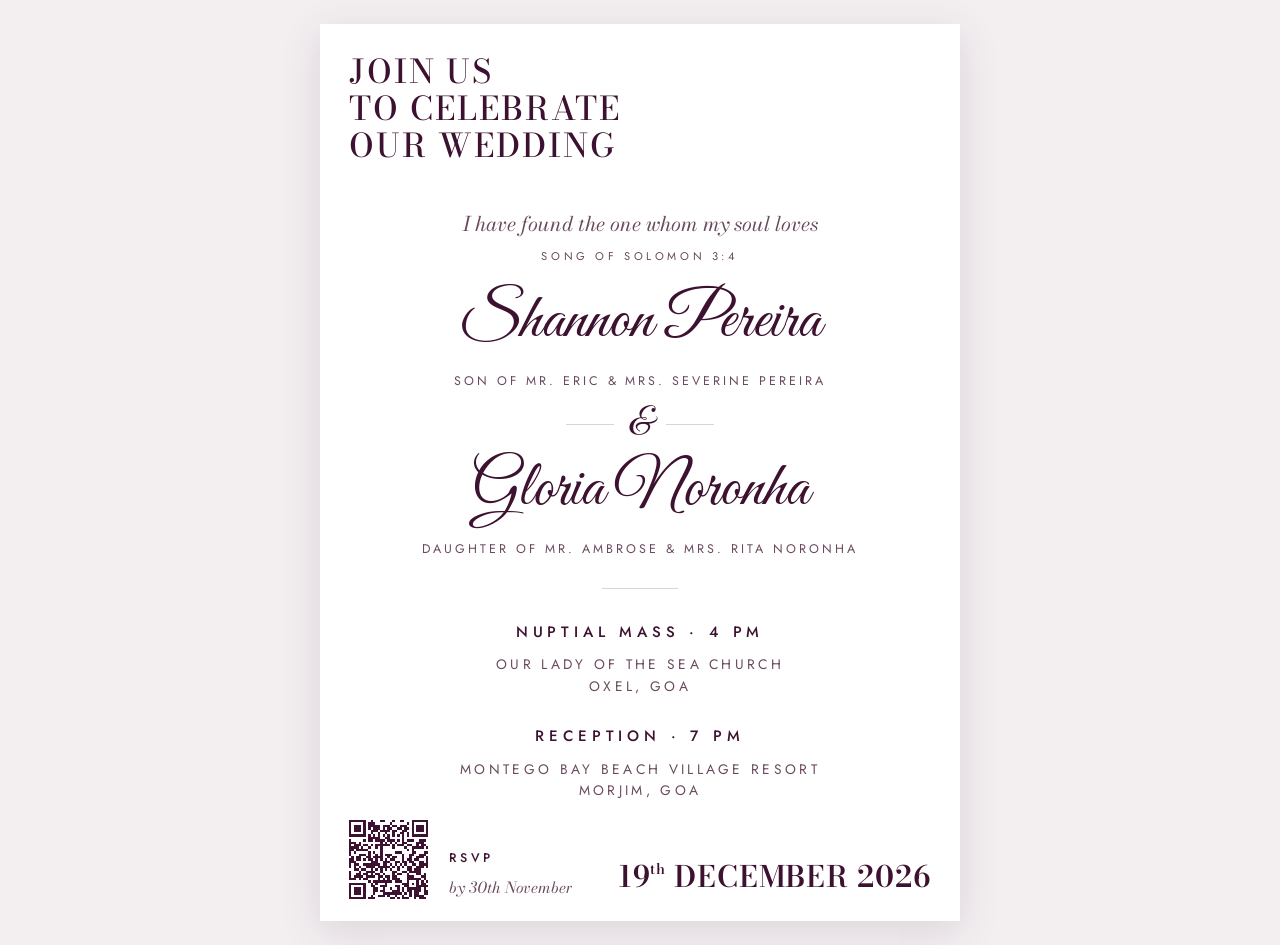
<file: pdf-invite/Wedding_Invitation_Shannon_Gloria.html>
<!doctype html>
<html lang="en">
<head>
<meta charset="utf-8">
<meta name="viewport" content="width=device-width, initial-scale=1">
<title>Shannon &amp; Gloria · 19 December 2026</title>
<style>
@font-face{font-family:'Great Vibes';font-weight:400;font-style:normal;font-display:swap;src:url([data-uri]) format('woff2')}
@font-face{font-family:'Bodoni Moda';font-weight:500;font-style:normal;font-display:swap;src:url([data-uri]) format('woff2')}
@font-face{font-family:'Bodoni Moda';font-weight:600;font-style:normal;font-display:swap;src:url([data-uri]) format('woff2')}
@font-face{font-family:'Bodoni Moda';font-weight:400;font-style:italic;font-display:swap;src:url([data-uri]) format('woff2')}
@font-face{font-family:'Jost';font-weight:400;font-style:normal;font-display:swap;src:url([data-uri]) format('woff2')}
@font-face{font-family:'Jost';font-weight:500;font-style:normal;font-display:swap;src:url([data-uri]) format('woff2')}
  :root { --ink:#3d1230; --soft:#6a4a5e; --rule:#d9d2d6; --page:#f3eff1; --card:#fff; }
  * { box-sizing:border-box; margin:0; padding:0; }
  html,body { background:var(--page); }
  body { min-height:100vh; display:flex; justify-content:center; align-items:flex-start; padding:24px 16px; }
  .card {
    width:min(100%, 640px); aspect-ratio:1500/2102; background:var(--card); color:var(--ink);
    container-type:inline-size; position:relative; box-shadow:0 10px 40px rgba(61,18,48,.12);
  }
  .in { position:absolute; inset:0; padding:4.6cqw 4.6cqw 3.4cqw; display:flex; flex-direction:column; }
  .serif { font-family:'Bodoni Moda', 'Didot', Georgia, serif; }
  .caps { font-family:'Jost', 'Futura', sans-serif; text-transform:uppercase; }
  h1 { font-family:'Bodoni Moda',serif; font-weight:500; font-size:5.1cqw; line-height:1.12; letter-spacing:.06em; }
  .center { text-align:center; }
  .verse { margin-top:7cqw; font-style:italic; font-size:3.15cqw; color:var(--soft); }
  .ref { margin-top:1.4cqw; font-size:1.75cqw; letter-spacing:.32em; color:var(--soft); }
  .name { font-family:'Great Vibes', cursive; font-weight:400; font-size:10.2cqw; line-height:1.05; margin-top:3.6cqw; }
  .parents { font-size:1.95cqw; letter-spacing:.24em; color:var(--soft); margin-top:2.6cqw; }
  .amp { display:flex; align-items:center; justify-content:center; gap:2.2cqw; margin:2.4cqw 0 0; }
  .amp span { font-family:'Great Vibes',cursive; font-size:6cqw; line-height:1; }
  .amp i { display:block; width:7.5cqw; height:1px; background:var(--rule); }
  .divider { width:12cqw; height:1px; background:var(--rule); margin:4.6cqw auto 0; }
  .event { margin-top:5cqw; }
  .event + .event { margin-top:4.4cqw; }
  .event h2 { font-family:'Jost',sans-serif; font-weight:500; font-size:2.35cqw; letter-spacing:.32em; }
  .event p { font-size:2.15cqw; letter-spacing:.24em; color:var(--soft); line-height:1.55; margin-top:1.8cqw; }
  .foot { margin-top:auto; display:flex; align-items:flex-end; justify-content:space-between; gap:3cqw; }
  .rsvp { display:flex; align-items:flex-end; gap:3.2cqw; color:var(--ink); text-decoration:none; }
  .rsvp svg { width:12.4cqw; height:12.4cqw; display:block; color:var(--ink); }
  .rsvp b { display:block; font-family:'Jost',sans-serif; font-weight:500; font-size:1.95cqw; letter-spacing:.3em; }
  .rsvp em { display:block; font-family:'Bodoni Moda',serif; font-style:italic; font-size:2.4cqw; color:var(--soft); margin-top:1.4cqw; }
  .date { font-family:'Bodoni Moda',serif; font-weight:600; font-size:4.6cqw; letter-spacing:.03em; white-space:nowrap; }
  .date sup { font-size:.5em; vertical-align:.9em; line-height:0; }
  @media print {
    @page { size:A5; margin:0; }
    html,body { background:#fff; }
    body { padding:0; min-height:0; }
    .card { width:148mm; box-shadow:none; }
  }
</style>
</head>
<body>
<main class="card">
  <div class="in">
    <h1>JOIN US<br>TO CELEBRATE<br>OUR WEDDING</h1>

    <div class="center">
      <p class="serif verse">I have found the one whom my soul loves</p>
      <p class="caps ref">Song of Solomon 3:4</p>

      <p class="name">Shannon Pereira</p>
      <p class="caps parents">Son of Mr. Eric &amp; Mrs. Severine Pereira</p>

      <div class="amp" aria-hidden="true"><i></i><span>&amp;</span><i></i></div>

      <p class="name" style="margin-top:1.8cqw">Gloria Noronha</p>
      <p class="caps parents">Daughter of Mr. Ambrose &amp; Mrs. Rita Noronha</p>

      <div class="divider"></div>

      <section class="event">
        <h2 class="caps">Nuptial Mass · 4 PM</h2>
        <p class="caps">Our Lady of the Sea Church<br>Oxel, Goa</p>
      </section>
      <section class="event">
        <h2 class="caps">Reception · 7 PM</h2>
        <p class="caps">Montego Bay Beach Village Resort<br>Morjim, Goa</p>
      </section>
    </div>

    <div class="foot">
      <a class="rsvp" href="https://shannonpereira601.github.io/SaveTheDate/rsvp.html?invite=reception" target="_blank" rel="noopener">
        <svg viewBox="0 0 33 33" xmlns="http://www.w3.org/2000/svg" shape-rendering="crispEdges" role="img" aria-label="RSVP QR code"><path fill="currentColor" d="M0 0h1v1h-1zM1 0h1v1h-1zM2 0h1v1h-1zM3 0h1v1h-1zM4 0h1v1h-1zM5 0h1v1h-1zM6 0h1v1h-1zM9 0h1v1h-1zM13 0h1v1h-1zM14 0h1v1h-1zM18 0h1v1h-1zM21 0h1v1h-1zM22 0h1v1h-1zM26 0h1v1h-1zM27 0h1v1h-1zM28 0h1v1h-1zM29 0h1v1h-1zM30 0h1v1h-1zM31 0h1v1h-1zM32 0h1v1h-1zM0 1h1v1h-1zM6 1h1v1h-1zM8 1h1v1h-1zM9 1h1v1h-1zM10 1h1v1h-1zM17 1h1v1h-1zM24 1h1v1h-1zM26 1h1v1h-1zM32 1h1v1h-1zM0 2h1v1h-1zM2 2h1v1h-1zM3 2h1v1h-1zM4 2h1v1h-1zM6 2h1v1h-1zM8 2h1v1h-1zM9 2h1v1h-1zM10 2h1v1h-1zM11 2h1v1h-1zM12 2h1v1h-1zM14 2h1v1h-1zM15 2h1v1h-1zM16 2h1v1h-1zM18 2h1v1h-1zM19 2h1v1h-1zM21 2h1v1h-1zM22 2h1v1h-1zM23 2h1v1h-1zM26 2h1v1h-1zM28 2h1v1h-1zM29 2h1v1h-1zM30 2h1v1h-1zM32 2h1v1h-1zM0 3h1v1h-1zM2 3h1v1h-1zM3 3h1v1h-1zM4 3h1v1h-1zM6 3h1v1h-1zM8 3h1v1h-1zM10 3h1v1h-1zM11 3h1v1h-1zM12 3h1v1h-1zM14 3h1v1h-1zM16 3h1v1h-1zM17 3h1v1h-1zM20 3h1v1h-1zM21 3h1v1h-1zM23 3h1v1h-1zM24 3h1v1h-1zM26 3h1v1h-1zM28 3h1v1h-1zM29 3h1v1h-1zM30 3h1v1h-1zM32 3h1v1h-1zM0 4h1v1h-1zM2 4h1v1h-1zM3 4h1v1h-1zM4 4h1v1h-1zM6 4h1v1h-1zM9 4h1v1h-1zM10 4h1v1h-1zM11 4h1v1h-1zM13 4h1v1h-1zM14 4h1v1h-1zM15 4h1v1h-1zM16 4h1v1h-1zM18 4h1v1h-1zM19 4h1v1h-1zM22 4h1v1h-1zM23 4h1v1h-1zM26 4h1v1h-1zM28 4h1v1h-1zM29 4h1v1h-1zM30 4h1v1h-1zM32 4h1v1h-1zM0 5h1v1h-1zM6 5h1v1h-1zM9 5h1v1h-1zM12 5h1v1h-1zM15 5h1v1h-1zM18 5h1v1h-1zM21 5h1v1h-1zM22 5h1v1h-1zM24 5h1v1h-1zM26 5h1v1h-1zM32 5h1v1h-1zM0 6h1v1h-1zM1 6h1v1h-1zM2 6h1v1h-1zM3 6h1v1h-1zM4 6h1v1h-1zM5 6h1v1h-1zM6 6h1v1h-1zM8 6h1v1h-1zM10 6h1v1h-1zM12 6h1v1h-1zM14 6h1v1h-1zM16 6h1v1h-1zM18 6h1v1h-1zM20 6h1v1h-1zM22 6h1v1h-1zM24 6h1v1h-1zM26 6h1v1h-1zM27 6h1v1h-1zM28 6h1v1h-1zM29 6h1v1h-1zM30 6h1v1h-1zM31 6h1v1h-1zM32 6h1v1h-1zM8 7h1v1h-1zM9 7h1v1h-1zM10 7h1v1h-1zM11 7h1v1h-1zM12 7h1v1h-1zM15 7h1v1h-1zM16 7h1v1h-1zM22 7h1v1h-1zM0 8h1v1h-1zM6 8h1v1h-1zM8 8h1v1h-1zM9 8h1v1h-1zM11 8h1v1h-1zM12 8h1v1h-1zM13 8h1v1h-1zM14 8h1v1h-1zM16 8h1v1h-1zM17 8h1v1h-1zM18 8h1v1h-1zM20 8h1v1h-1zM22 8h1v1h-1zM24 8h1v1h-1zM25 8h1v1h-1zM26 8h1v1h-1zM29 8h1v1h-1zM30 8h1v1h-1zM31 8h1v1h-1zM0 9h1v1h-1zM1 9h1v1h-1zM2 9h1v1h-1zM4 9h1v1h-1zM13 9h1v1h-1zM15 9h1v1h-1zM17 9h1v1h-1zM19 9h1v1h-1zM22 9h1v1h-1zM23 9h1v1h-1zM28 9h1v1h-1zM29 9h1v1h-1zM30 9h1v1h-1zM0 10h1v1h-1zM2 10h1v1h-1zM3 10h1v1h-1zM4 10h1v1h-1zM6 10h1v1h-1zM7 10h1v1h-1zM9 10h1v1h-1zM11 10h1v1h-1zM12 10h1v1h-1zM13 10h1v1h-1zM14 10h1v1h-1zM15 10h1v1h-1zM16 10h1v1h-1zM18 10h1v1h-1zM20 10h1v1h-1zM21 10h1v1h-1zM22 10h1v1h-1zM24 10h1v1h-1zM25 10h1v1h-1zM28 10h1v1h-1zM30 10h1v1h-1zM31 10h1v1h-1zM0 11h1v1h-1zM1 11h1v1h-1zM2 11h1v1h-1zM3 11h1v1h-1zM5 11h1v1h-1zM8 11h1v1h-1zM11 11h1v1h-1zM13 11h1v1h-1zM18 11h1v1h-1zM23 11h1v1h-1zM26 11h1v1h-1zM27 11h1v1h-1zM28 11h1v1h-1zM29 11h1v1h-1zM30 11h1v1h-1zM32 11h1v1h-1zM0 12h1v1h-1zM1 12h1v1h-1zM3 12h1v1h-1zM4 12h1v1h-1zM5 12h1v1h-1zM6 12h1v1h-1zM7 12h1v1h-1zM13 12h1v1h-1zM24 12h1v1h-1zM26 12h1v1h-1zM0 13h1v1h-1zM2 13h1v1h-1zM8 13h1v1h-1zM10 13h1v1h-1zM13 13h1v1h-1zM19 13h1v1h-1zM20 13h1v1h-1zM21 13h1v1h-1zM26 13h1v1h-1zM27 13h1v1h-1zM31 13h1v1h-1zM32 13h1v1h-1zM0 14h1v1h-1zM4 14h1v1h-1zM5 14h1v1h-1zM6 14h1v1h-1zM8 14h1v1h-1zM11 14h1v1h-1zM13 14h1v1h-1zM15 14h1v1h-1zM16 14h1v1h-1zM17 14h1v1h-1zM22 14h1v1h-1zM25 14h1v1h-1zM26 14h1v1h-1zM29 14h1v1h-1zM30 14h1v1h-1zM31 14h1v1h-1zM1 15h1v1h-1zM3 15h1v1h-1zM4 15h1v1h-1zM7 15h1v1h-1zM8 15h1v1h-1zM10 15h1v1h-1zM11 15h1v1h-1zM12 15h1v1h-1zM13 15h1v1h-1zM16 15h1v1h-1zM18 15h1v1h-1zM19 15h1v1h-1zM22 15h1v1h-1zM25 15h1v1h-1zM28 15h1v1h-1zM29 15h1v1h-1zM30 15h1v1h-1zM32 15h1v1h-1zM0 16h1v1h-1zM1 16h1v1h-1zM3 16h1v1h-1zM4 16h1v1h-1zM6 16h1v1h-1zM8 16h1v1h-1zM9 16h1v1h-1zM11 16h1v1h-1zM13 16h1v1h-1zM15 16h1v1h-1zM17 16h1v1h-1zM18 16h1v1h-1zM22 16h1v1h-1zM24 16h1v1h-1zM25 16h1v1h-1zM27 16h1v1h-1zM28 16h1v1h-1zM32 16h1v1h-1zM0 17h1v1h-1zM1 17h1v1h-1zM2 17h1v1h-1zM9 17h1v1h-1zM10 17h1v1h-1zM11 17h1v1h-1zM14 17h1v1h-1zM15 17h1v1h-1zM16 17h1v1h-1zM19 17h1v1h-1zM20 17h1v1h-1zM22 17h1v1h-1zM23 17h1v1h-1zM25 17h1v1h-1zM26 17h1v1h-1zM29 17h1v1h-1zM30 17h1v1h-1zM32 17h1v1h-1zM0 18h1v1h-1zM2 18h1v1h-1zM3 18h1v1h-1zM6 18h1v1h-1zM7 18h1v1h-1zM8 18h1v1h-1zM9 18h1v1h-1zM10 18h1v1h-1zM11 18h1v1h-1zM12 18h1v1h-1zM14 18h1v1h-1zM15 18h1v1h-1zM17 18h1v1h-1zM19 18h1v1h-1zM21 18h1v1h-1zM23 18h1v1h-1zM26 18h1v1h-1zM27 18h1v1h-1zM29 18h1v1h-1zM30 18h1v1h-1zM31 18h1v1h-1zM32 18h1v1h-1zM0 19h1v1h-1zM2 19h1v1h-1zM4 19h1v1h-1zM7 19h1v1h-1zM8 19h1v1h-1zM9 19h1v1h-1zM10 19h1v1h-1zM12 19h1v1h-1zM13 19h1v1h-1zM14 19h1v1h-1zM15 19h1v1h-1zM16 19h1v1h-1zM18 19h1v1h-1zM20 19h1v1h-1zM22 19h1v1h-1zM24 19h1v1h-1zM25 19h1v1h-1zM28 19h1v1h-1zM29 19h1v1h-1zM30 19h1v1h-1zM32 19h1v1h-1zM2 20h1v1h-1zM3 20h1v1h-1zM5 20h1v1h-1zM6 20h1v1h-1zM9 20h1v1h-1zM11 20h1v1h-1zM13 20h1v1h-1zM15 20h1v1h-1zM17 20h1v1h-1zM20 20h1v1h-1zM24 20h1v1h-1zM25 20h1v1h-1zM27 20h1v1h-1zM28 20h1v1h-1zM29 20h1v1h-1zM0 21h1v1h-1zM4 21h1v1h-1zM7 21h1v1h-1zM8 21h1v1h-1zM9 21h1v1h-1zM10 21h1v1h-1zM13 21h1v1h-1zM18 21h1v1h-1zM19 21h1v1h-1zM22 21h1v1h-1zM23 21h1v1h-1zM25 21h1v1h-1zM26 21h1v1h-1zM27 21h1v1h-1zM28 21h1v1h-1zM29 21h1v1h-1zM0 22h1v1h-1zM3 22h1v1h-1zM4 22h1v1h-1zM6 22h1v1h-1zM7 22h1v1h-1zM9 22h1v1h-1zM11 22h1v1h-1zM12 22h1v1h-1zM14 22h1v1h-1zM18 22h1v1h-1zM20 22h1v1h-1zM21 22h1v1h-1zM24 22h1v1h-1zM28 22h1v1h-1zM29 22h1v1h-1zM31 22h1v1h-1zM0 23h1v1h-1zM2 23h1v1h-1zM3 23h1v1h-1zM4 23h1v1h-1zM5 23h1v1h-1zM7 23h1v1h-1zM8 23h1v1h-1zM9 23h1v1h-1zM10 23h1v1h-1zM12 23h1v1h-1zM13 23h1v1h-1zM15 23h1v1h-1zM16 23h1v1h-1zM18 23h1v1h-1zM19 23h1v1h-1zM24 23h1v1h-1zM25 23h1v1h-1zM26 23h1v1h-1zM30 23h1v1h-1zM31 23h1v1h-1zM0 24h1v1h-1zM1 24h1v1h-1zM2 24h1v1h-1zM4 24h1v1h-1zM6 24h1v1h-1zM7 24h1v1h-1zM12 24h1v1h-1zM14 24h1v1h-1zM16 24h1v1h-1zM18 24h1v1h-1zM19 24h1v1h-1zM20 24h1v1h-1zM24 24h1v1h-1zM25 24h1v1h-1zM26 24h1v1h-1zM27 24h1v1h-1zM28 24h1v1h-1zM29 24h1v1h-1zM31 24h1v1h-1zM8 25h1v1h-1zM10 25h1v1h-1zM11 25h1v1h-1zM12 25h1v1h-1zM13 25h1v1h-1zM14 25h1v1h-1zM15 25h1v1h-1zM16 25h1v1h-1zM17 25h1v1h-1zM19 25h1v1h-1zM20 25h1v1h-1zM21 25h1v1h-1zM24 25h1v1h-1zM28 25h1v1h-1zM30 25h1v1h-1zM32 25h1v1h-1zM0 26h1v1h-1zM1 26h1v1h-1zM2 26h1v1h-1zM3 26h1v1h-1zM4 26h1v1h-1zM5 26h1v1h-1zM6 26h1v1h-1zM9 26h1v1h-1zM11 26h1v1h-1zM15 26h1v1h-1zM22 26h1v1h-1zM23 26h1v1h-1zM24 26h1v1h-1zM26 26h1v1h-1zM28 26h1v1h-1zM30 26h1v1h-1zM31 26h1v1h-1zM0 27h1v1h-1zM6 27h1v1h-1zM9 27h1v1h-1zM10 27h1v1h-1zM13 27h1v1h-1zM14 27h1v1h-1zM15 27h1v1h-1zM19 27h1v1h-1zM20 27h1v1h-1zM23 27h1v1h-1zM24 27h1v1h-1zM28 27h1v1h-1zM29 27h1v1h-1zM30 27h1v1h-1zM31 27h1v1h-1zM32 27h1v1h-1zM0 28h1v1h-1zM2 28h1v1h-1zM3 28h1v1h-1zM4 28h1v1h-1zM6 28h1v1h-1zM10 28h1v1h-1zM11 28h1v1h-1zM14 28h1v1h-1zM17 28h1v1h-1zM20 28h1v1h-1zM22 28h1v1h-1zM24 28h1v1h-1zM25 28h1v1h-1zM26 28h1v1h-1zM27 28h1v1h-1zM28 28h1v1h-1zM29 28h1v1h-1zM31 28h1v1h-1zM0 29h1v1h-1zM2 29h1v1h-1zM3 29h1v1h-1zM4 29h1v1h-1zM6 29h1v1h-1zM10 29h1v1h-1zM11 29h1v1h-1zM13 29h1v1h-1zM14 29h1v1h-1zM18 29h1v1h-1zM19 29h1v1h-1zM20 29h1v1h-1zM22 29h1v1h-1zM24 29h1v1h-1zM25 29h1v1h-1zM27 29h1v1h-1zM28 29h1v1h-1zM29 29h1v1h-1zM31 29h1v1h-1zM32 29h1v1h-1zM0 30h1v1h-1zM2 30h1v1h-1zM3 30h1v1h-1zM4 30h1v1h-1zM6 30h1v1h-1zM10 30h1v1h-1zM14 30h1v1h-1zM15 30h1v1h-1zM16 30h1v1h-1zM17 30h1v1h-1zM18 30h1v1h-1zM19 30h1v1h-1zM20 30h1v1h-1zM21 30h1v1h-1zM23 30h1v1h-1zM25 30h1v1h-1zM27 30h1v1h-1zM28 30h1v1h-1zM31 30h1v1h-1zM32 30h1v1h-1zM0 31h1v1h-1zM6 31h1v1h-1zM9 31h1v1h-1zM12 31h1v1h-1zM13 31h1v1h-1zM14 31h1v1h-1zM16 31h1v1h-1zM19 31h1v1h-1zM22 31h1v1h-1zM25 31h1v1h-1zM27 31h1v1h-1zM28 31h1v1h-1zM29 31h1v1h-1zM30 31h1v1h-1zM0 32h1v1h-1zM1 32h1v1h-1zM2 32h1v1h-1zM3 32h1v1h-1zM4 32h1v1h-1zM5 32h1v1h-1zM6 32h1v1h-1zM8 32h1v1h-1zM9 32h1v1h-1zM10 32h1v1h-1zM17 32h1v1h-1zM18 32h1v1h-1zM20 32h1v1h-1zM22 32h1v1h-1zM23 32h1v1h-1zM24 32h1v1h-1zM27 32h1v1h-1zM29 32h1v1h-1zM30 32h1v1h-1zM31 32h1v1h-1z"/></svg>
        <span><b>RSVP</b><em>by 30th November</em></span>
      </a>
      <p class="date">19<sup>th</sup> DECEMBER 2026</p>
    </div>
  </div>
</main>
</body>
</html>
</file>
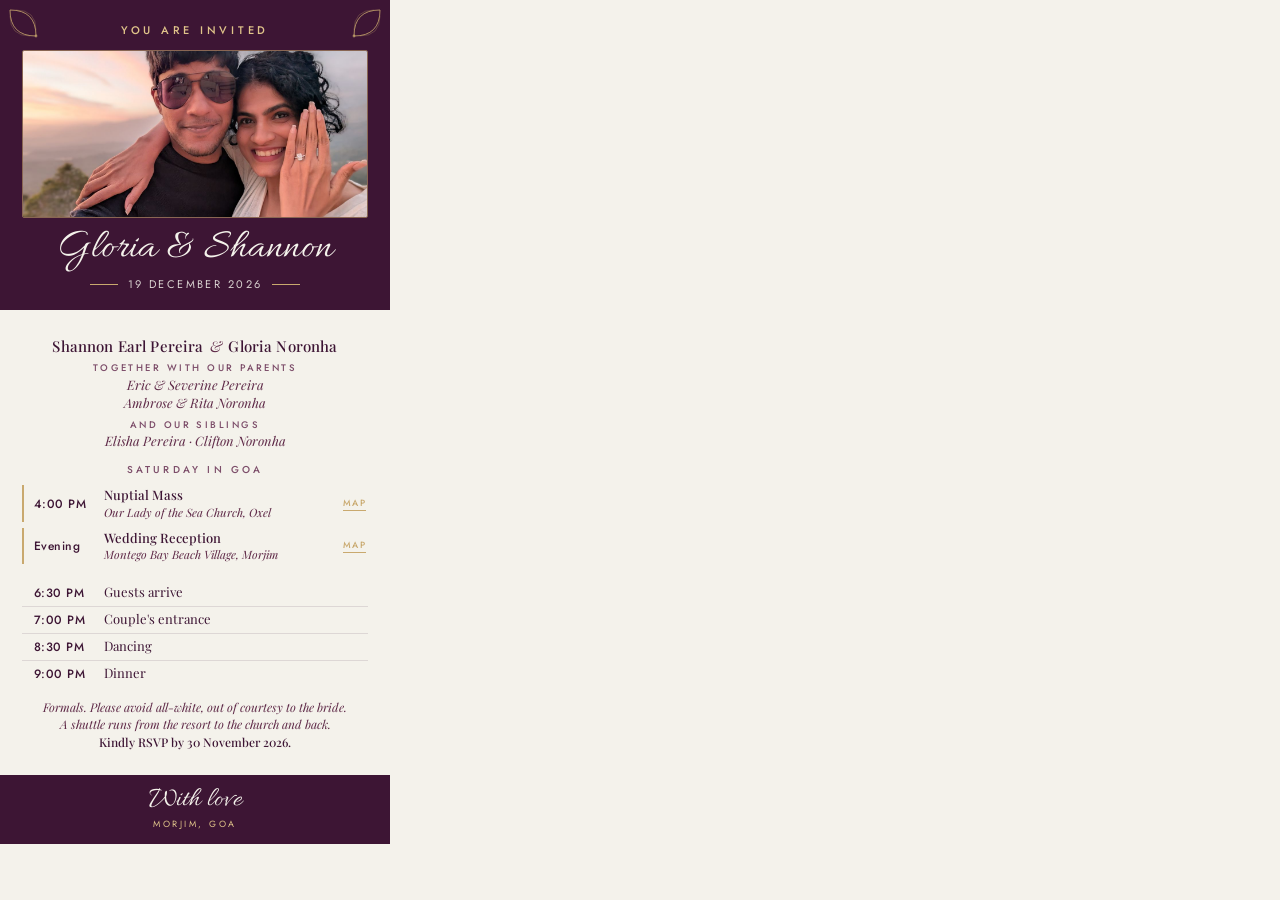
<file: print/reception-invite.html>
<!DOCTYPE html>
<html lang="en">
<head>
  <meta charset="UTF-8">
  <title>Gloria &amp; Shannon · Wedding Reception · 19 December 2026</title>
  <style>
    @font-face {
      font-family: "Allura";
      font-style: normal;
      font-weight: 400;
      src: url("fonts/allura.woff2") format("woff2");
    }
    @font-face {
      font-family: "Jost";
      font-style: normal;
      font-weight: 100 900;
      src: url("fonts/jost.woff2") format("woff2");
    }
    @font-face {
      font-family: "Playfair Display";
      font-style: normal;
      font-weight: 400 900;
      src: url("fonts/playfair.woff2") format("woff2");
    }
    @font-face {
      font-family: "Playfair Display";
      font-style: italic;
      font-weight: 400 900;
      src: url("fonts/playfair-italic.woff2") format("woff2");
    }

    @page {
      size: 390px 844px;
      margin: 0;
    }

    * { box-sizing: border-box; margin: 0; padding: 0; }

    html, body {
      width: 390px;
      height: 844px;
      overflow: hidden;
      background: #F4F2EB;
      color: #3D1534;
      -webkit-print-color-adjust: exact;
      print-color-adjust: exact;
    }

    a { color: inherit; text-decoration: none; }

    .page {
      width: 390px;
      height: 844px;
      display: flex;
      flex-direction: column;
      background: #F4F2EB;
    }

    .hero {
      position: relative;
      flex: 0 0 auto;
      background: #3D1534;
      color: #F4F2EB;
      text-align: center;
      padding: 22px 22px 18px;
    }

    .corner {
      position: absolute;
      width: 54px;
      height: 54px;
      pointer-events: none;
    }
    .corner--tl { top: 8px; left: 8px; }
    .corner--tr { top: 8px; right: 8px; transform: scaleX(-1); }

    .kicker {
      font-family: "Jost", sans-serif;
      font-weight: 500;
      font-size: 11px;
      letter-spacing: 0.34em;
      text-transform: uppercase;
      color: #E0C48A;
      margin-bottom: 12px;
    }

    .photo {
      width: 100%;
      height: 168px;
      object-fit: cover;
      object-position: center 22%;
      border-radius: 2px;
      border: 1px solid rgba(201, 169, 110, 0.55);
      display: block;
    }

    .names {
      font-family: "Allura", cursive;
      font-weight: 400;
      font-size: 42px;
      line-height: 1;
      color: #F4F2EB;
      margin-top: 10px;
      white-space: nowrap;
    }

    .meta {
      display: flex;
      align-items: center;
      justify-content: center;
      gap: 10px;
      margin-top: 6px;
      font-family: "Jost", sans-serif;
      font-weight: 400;
      font-size: 11px;
      letter-spacing: 0.22em;
      text-transform: uppercase;
      color: rgba(244, 242, 235, 0.86);
    }
    .meta-rule {
      width: 28px;
      height: 1px;
      background: #C9A96E;
      flex: none;
    }

    .body {
      flex: 1;
      display: flex;
      flex-direction: column;
      justify-content: space-evenly;
      padding: 14px 22px 12px;
      min-height: 0;
    }

    .invite {
      text-align: center;
    }

    .couple {
      font-family: "Playfair Display", Georgia, serif;
      font-weight: 500;
      font-size: 15px;
      line-height: 1.35;
      letter-spacing: 0.01em;
    }
    .couple em {
      font-style: italic;
      font-weight: 400;
      color: #5F2A48;
      padding: 0 0.15em;
    }

    .kin {
      margin-top: 6px;
      font-family: "Playfair Display", Georgia, serif;
      font-style: italic;
      font-size: 13px;
      line-height: 1.4;
      color: #5F2A48;
    }
    .kin-label {
      display: block;
      margin-top: 7px;
      font-family: "Jost", sans-serif;
      font-style: normal;
      font-weight: 500;
      font-size: 9.5px;
      letter-spacing: 0.26em;
      text-transform: uppercase;
      color: #7D4E6A;
    }
    .kin-label:first-child { margin-top: 0; }

    .day-label {
      font-family: "Jost", sans-serif;
      font-weight: 500;
      font-size: 10px;
      letter-spacing: 0.32em;
      text-transform: uppercase;
      text-align: center;
      color: #7D4E6A;
    }

    .venues {
      margin-top: 8px;
      display: grid;
      gap: 6px;
    }
    .venue {
      display: grid;
      grid-template-columns: 62px 1fr auto;
      gap: 8px;
      align-items: center;
      padding: 2px 0 2px 10px;
      border-left: 2px solid #C9A96E;
    }
    .venue-time {
      font-family: "Jost", sans-serif;
      font-weight: 500;
      font-size: 12px;
      letter-spacing: 0.04em;
      color: #3D1534;
    }
    .venue-name {
      font-family: "Playfair Display", Georgia, serif;
      font-weight: 500;
      font-size: 13px;
      line-height: 1.25;
    }
    .venue-place {
      display: block;
      margin-top: 1px;
      font-family: "Playfair Display", Georgia, serif;
      font-style: italic;
      font-weight: 400;
      font-size: 11.5px;
      color: #5F2A48;
    }
    .map {
      font-family: "Jost", sans-serif;
      font-weight: 500;
      font-size: 9px;
      letter-spacing: 0.16em;
      text-transform: uppercase;
      color: #C9A96E;
      border-bottom: 1px solid #C9A96E;
      padding-bottom: 1px;
      margin-right: 2px;
    }

    .schedule {
      margin-top: 4px;
    }
    .row {
      display: grid;
      grid-template-columns: 62px 1fr;
      gap: 8px;
      align-items: baseline;
      padding: 4px 0 4px 12px;
      border-bottom: 1px solid rgba(61, 21, 52, 0.12);
    }
    .row:last-child { border-bottom: none; }
    .row time {
      font-family: "Jost", sans-serif;
      font-weight: 500;
      font-size: 12px;
      letter-spacing: 0.04em;
      color: #3D1534;
    }
    .row span {
      font-family: "Playfair Display", Georgia, serif;
      font-size: 13px;
      line-height: 1.3;
    }

    .notes {
      text-align: center;
      font-family: "Playfair Display", Georgia, serif;
      font-style: italic;
      font-size: 12px;
      line-height: 1.45;
      color: #5F2A48;
    }
    .notes strong {
      font-style: normal;
      font-weight: 500;
      color: #3D1534;
    }

    .foot {
      flex: 0 0 auto;
      background: #3D1534;
      color: #F4F2EB;
      text-align: center;
      padding: 12px 22px 14px;
    }
    .signoff {
      font-family: "Allura", cursive;
      font-size: 28px;
      line-height: 1;
      color: #F4F2EB;
    }
    .signoff-sub {
      margin-top: 2px;
      font-family: "Jost", sans-serif;
      font-weight: 400;
      font-size: 9px;
      letter-spacing: 0.28em;
      text-transform: uppercase;
      color: #E0C48A;
    }
  </style>
</head>
<body>
  <article class="page">
    <header class="hero">
      <svg class="corner corner--tl" viewBox="0 0 54 54" fill="none" aria-hidden="true">
        <path d="M2 2 Q28 2 28 28 M2 2 Q2 28 28 28" stroke="#C9A96E" stroke-width="0.8"/>
        <path d="M8 2 Q28 2 28 22 M2 8 Q2 28 22 28" stroke="#C9A96E" stroke-width="0.5" opacity="0.55"/>
        <circle cx="28" cy="28" r="1.4" fill="#C9A96E" opacity="0.7"/>
      </svg>
      <svg class="corner corner--tr" viewBox="0 0 54 54" fill="none" aria-hidden="true">
        <path d="M2 2 Q28 2 28 28 M2 2 Q2 28 28 28" stroke="#C9A96E" stroke-width="0.8"/>
        <path d="M8 2 Q28 2 28 22 M2 8 Q2 28 22 28" stroke="#C9A96E" stroke-width="0.5" opacity="0.55"/>
        <circle cx="28" cy="28" r="1.4" fill="#C9A96E" opacity="0.7"/>
      </svg>

      <p class="kicker">You are invited</p>
      <img class="photo" src="couple.jpg" alt="Gloria and Shannon">
      <h1 class="names">Gloria &amp; Shannon</h1>
      <p class="meta">
        <span class="meta-rule" aria-hidden="true"></span>
        <span>19 December 2026</span>
        <span class="meta-rule" aria-hidden="true"></span>
      </p>
    </header>

    <div class="body">
      <section class="invite">
        <p class="couple">Shannon Earl Pereira <em>&amp;</em> Gloria Noronha</p>
        <p class="kin">
          <span class="kin-label">Together with our parents</span>
          Eric &amp; Severine Pereira<br>
          Ambrose &amp; Rita Noronha
          <span class="kin-label">And our siblings</span>
          Elisha Pereira · Clifton Noronha
        </p>
      </section>

      <section>
        <p class="day-label">Saturday in Goa</p>
        <div class="venues">
          <div class="venue">
            <div class="venue-time">4:00 PM</div>
            <div>
              <div class="venue-name">Nuptial Mass</div>
              <span class="venue-place">Our Lady of the Sea Church, Oxel</span>
            </div>
            <a class="map" href="https://www.google.com/maps/dir/?api=1&amp;destination=Our+Lady+of+the+Sea+Church,+Oxel,+Siolim,+Goa+403517&amp;travelmode=driving">Map</a>
          </div>
          <div class="venue">
            <div class="venue-time">Evening</div>
            <div>
              <div class="venue-name">Wedding Reception</div>
              <span class="venue-place">Montego Bay Beach Village, Morjim</span>
            </div>
            <a class="map" href="https://www.google.com/maps/dir/?api=1&amp;destination=Montego+Bay+Beach+Village,+Vithaldas+Waddo,+Morjim,+Pernem,+Goa+403512&amp;travelmode=driving">Map</a>
          </div>
        </div>
      </section>

      <section class="schedule" aria-label="Evening">
        <div class="row"><time>6:30 PM</time><span>Guests arrive</span></div>
        <div class="row"><time>7:00 PM</time><span>Couple's entrance</span></div>
        <div class="row"><time>8:30 PM</time><span>Dancing</span></div>
        <div class="row"><time>9:00 PM</time><span>Dinner</span></div>
      </section>

      <p class="notes">
        Formals. Please avoid all-white, out of courtesy to the bride.<br>
        A shuttle runs from the resort to the church and back.<br>
        <strong>Kindly RSVP by 30 November 2026.</strong>
      </p>
    </div>

    <footer class="foot">
      <p class="signoff">With love</p>
      <p class="signoff-sub">Morjim, Goa</p>
    </footer>
  </article>
</body>
</html>
</file>
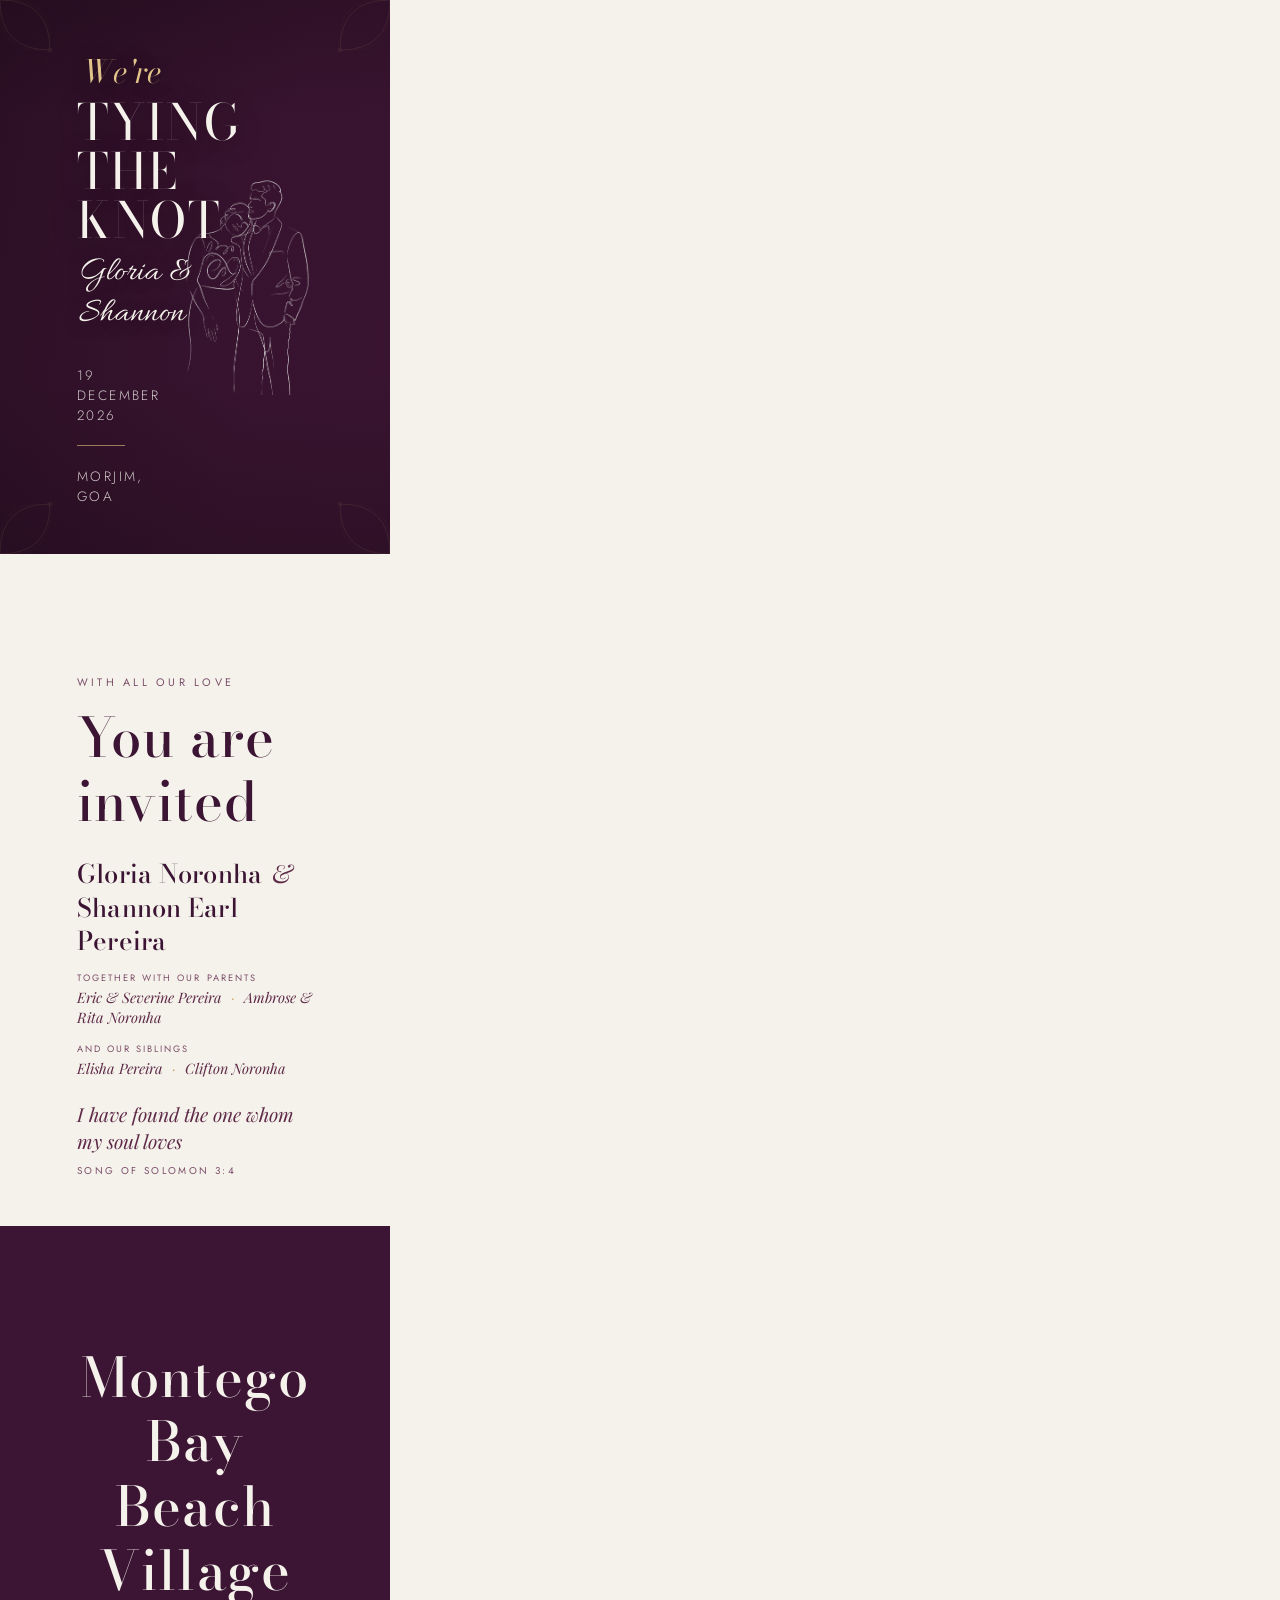
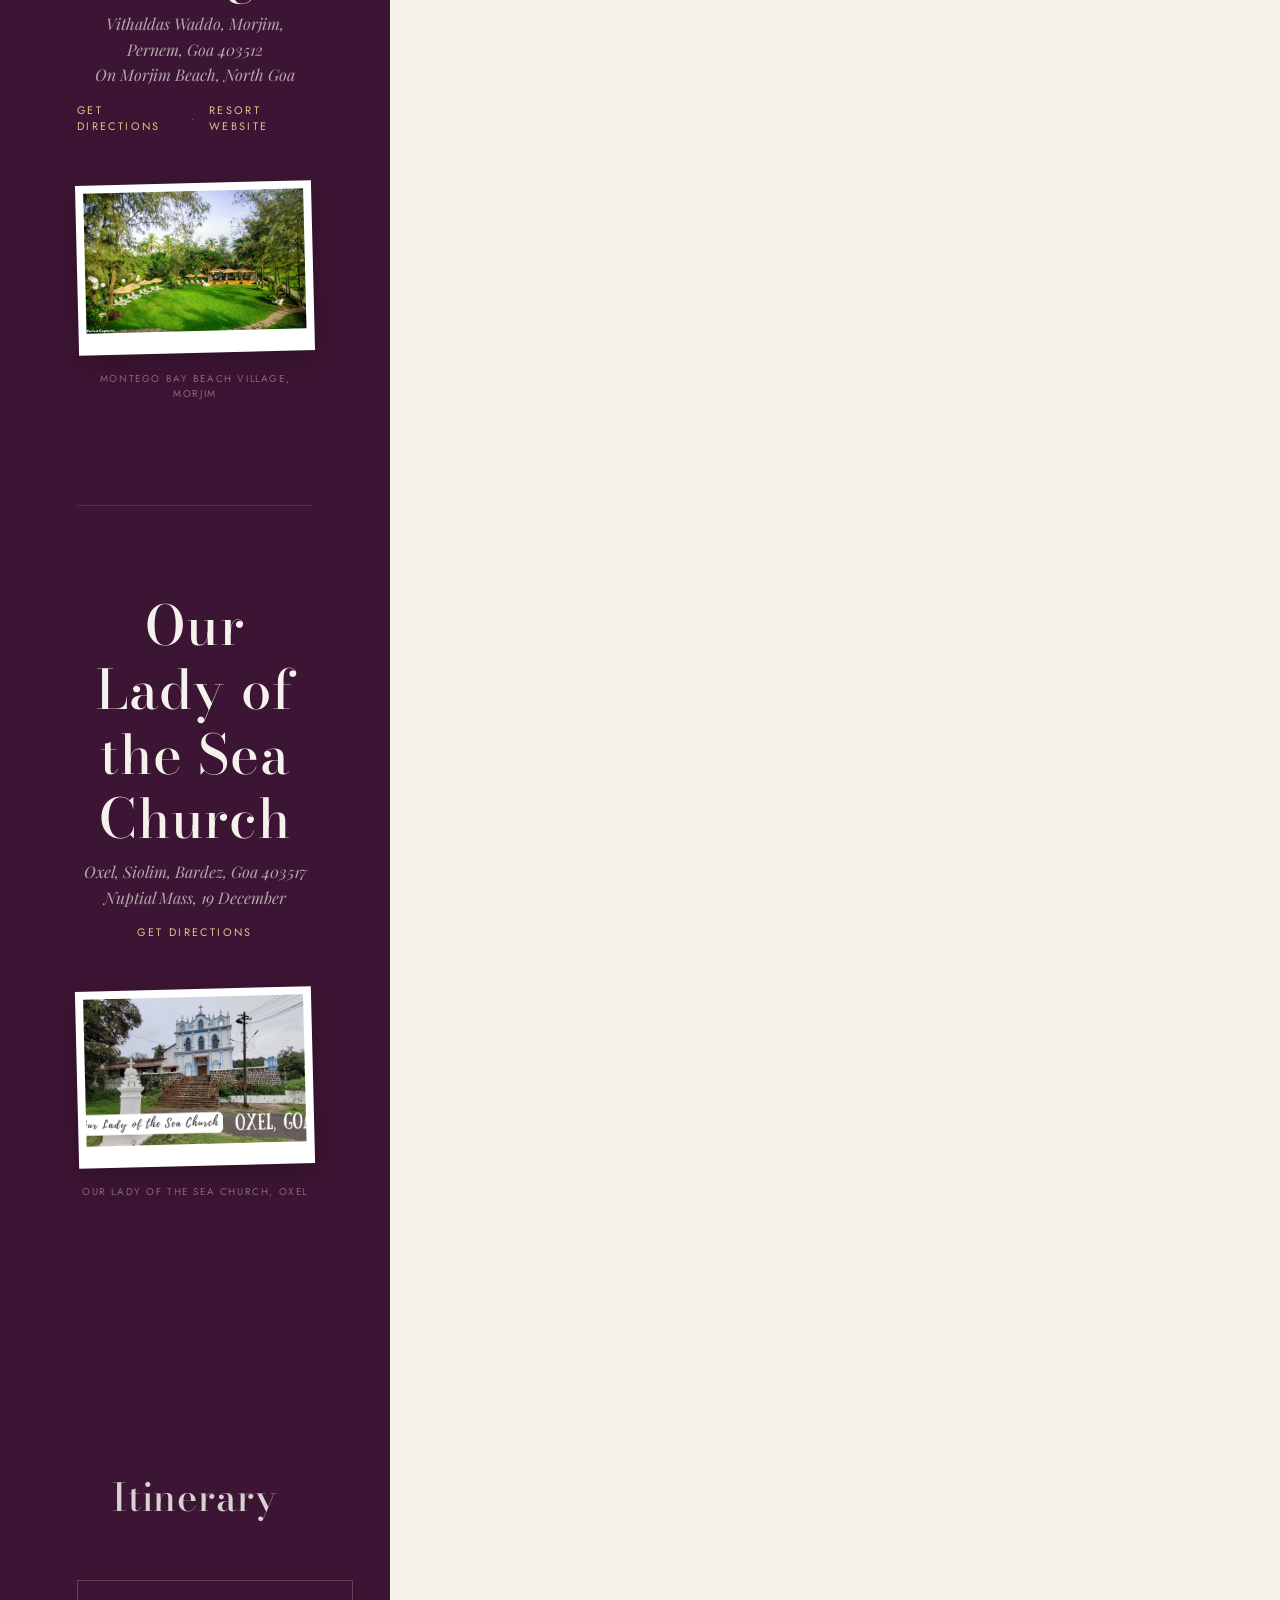
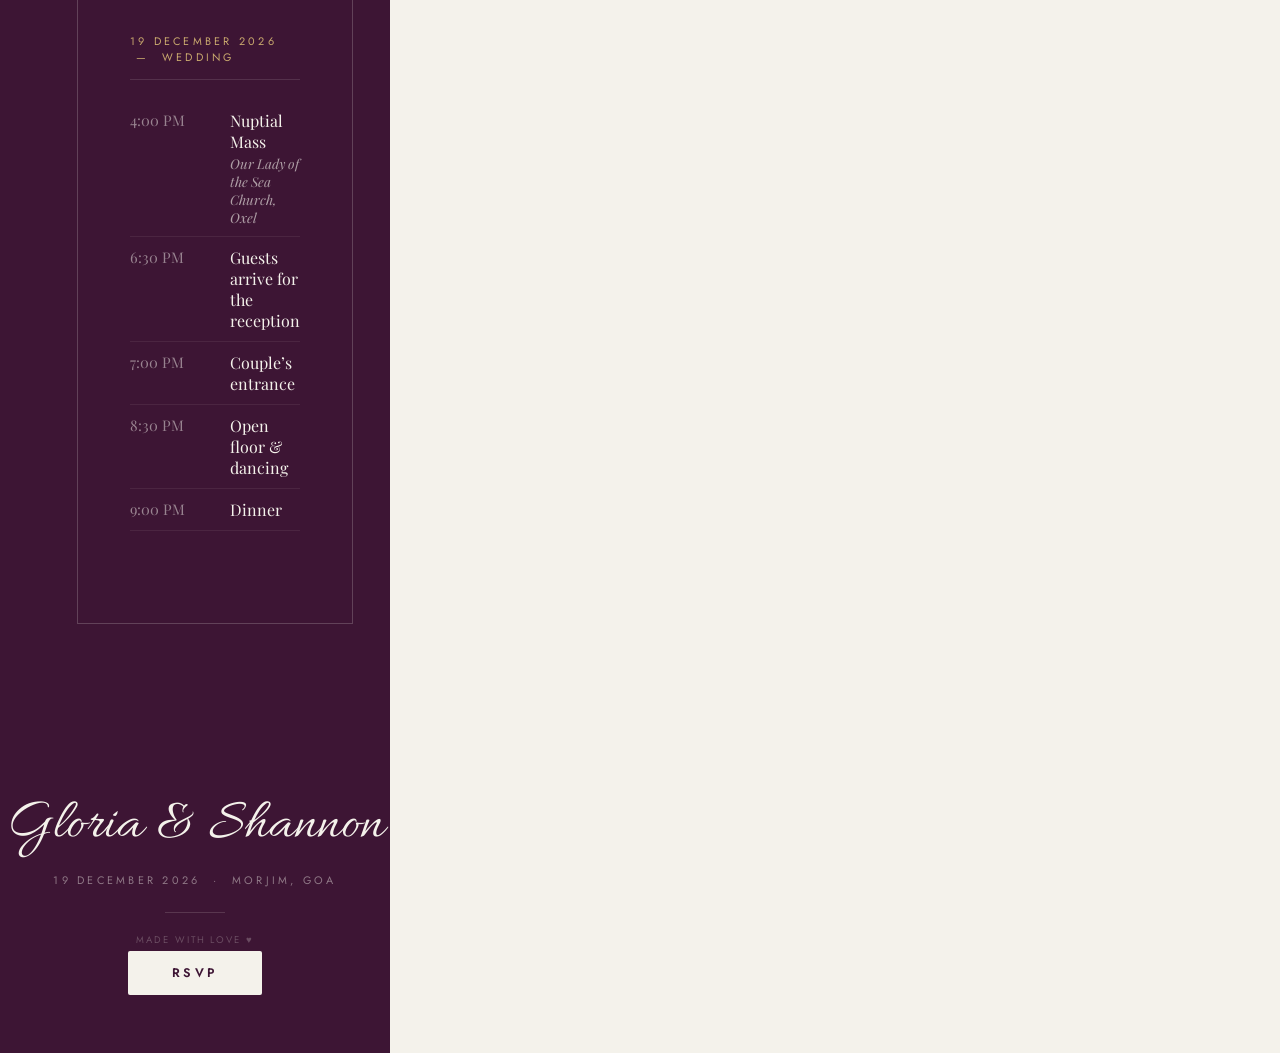
<file: print/reception-website.html>
<!DOCTYPE html>
<html lang="en">
<head>
  <meta charset="UTF-8">
  <meta name="viewport" content="width=device-width, initial-scale=1">
  <meta name="robots" content="noindex">
  <meta name="description" content="Gloria & Shannon's Wedding Reception on 19 December 2026 at Montego Bay Beach Village, Morjim, Goa.">
  <meta name="author" content="Gloria & Shannon">
  <meta property="og:type" content="website">
  <meta property="og:title" content="Gloria & Shannon | 19 December 2026 | Morjim, Goa">
  <meta property="og:description" content="Wedding Reception on 19 December 2026 at Montego Bay Beach Village, Morjim, Goa.">
  <title>Gloria &amp; Shannon | 19 December 2026 | Morjim, Goa</title>

  <!-- Fonts -->
  <link rel="preconnect" href="https://fonts.googleapis.com">
  <link rel="preconnect" href="https://fonts.gstatic.com" crossorigin>
  <link href="https://fonts.googleapis.com/css2?family=Allura&family=Bodoni+Moda:ital,opsz,wght@0,6..96,400..700;1,6..96,400..700&family=Jost:wght@300;400;600&family=Playfair+Display:ital,wght@0,400;0,500;0,600;0,700;1,400;1,500&family=Tangerine:wght@400;700&display=swap" rel="stylesheet">

  <link rel="shortcut icon" href="favicon.png" type="image/png">
  <link rel="stylesheet" href="../css/wedding.css?v=plum19">
  <link rel="stylesheet" href="../css/gate.css?v=plum4">
  <script>
    document.documentElement.classList.add("js", "is-unlocked", "is-print", "tier-reception");
  </script>
  <style>

    @page { size: 390px 28000px; margin: 0; }
    html, body { width: 390px !important; margin: 0 !important; background: #F4F2EB; }
    * { -webkit-print-color-adjust: exact !important; print-color-adjust: exact !important; }
    .site-gate, #w-nav, #w-mobile-menu, .hero-scroll, #countdown,
    .hero-aside, .photobooth, #memory-lane, #figures, #faq, .letter-read {
      display: none !important;
    }
    .pdf-rsvp { margin: 4px 0 22px; }
    .pdf-rsvp .countdown-cta { margin-top: 0; }
    .s-hero { min-height: auto !important; padding: 56px 0 48px !important; }
    .photobooth-shot img,
    html.is-unlocked .photobooth-shot img {
      animation: none !important;
      transform: none !important;
    }
    .fu { opacity: 1 !important; transform: none !important; }
    .hero-grid, .welcome-grid, .figures-grid, .faq-full-grid, .venue-photos {
      grid-template-columns: 1fr !important;
    }
    .hero-aside { justify-self: center !important; max-width: 200px !important; }
    .s-hero .hero-grid {
      grid-template-columns: minmax(0, 1fr) 148px !important;
      align-items: center !important;
    }
    .hero-silhouette { margin: 0; }
    .hero-silhouette img {
      display: block;
      width: 148px;
      height: auto;
    }
    .welcome-art { display: none !important; }
    .hero-display { font-size: 3.1rem !important; letter-spacing: 0.035em !important; }
    .hero-names-script { font-size: 2.15rem !important; white-space: normal !important; }
    .hero-meta { flex-wrap: wrap !important; letter-spacing: 0.18em !important; font-size: 0.85rem !important; }
    .welcome-art { order: -1; justify-self: center; max-width: 280px; }
    .figures-panel:nth-child(odd) { border-right: none !important; }
    .figures-panel:nth-child(-n+3) { border-bottom: 1px solid rgba(201,169,110,0.35) !important; }
    .pie-layout { grid-template-columns: 1fr !important; justify-items: center; }
    .pie-disk { justify-self: center !important; }
    .itinerary-layout { flex-direction: column !important; }
    .itinerary-rotated-title {
      writing-mode: horizontal-tb !important;
      transform: none !important;
      text-align: center;
      font-size: 2.4rem !important;
    }
    .faq-full-grid { grid-template-columns: 1fr !important; }
    .venue-map-embed { aspect-ratio: 4 / 3; }
    .venue-map-embed img {
      width: 100%;
      height: 100%;
      object-fit: cover;
      display: block;
      filter: grayscale(30%) sepia(20%);
    }
    .timeline { max-width: 100% !important; }
    .timeline::before { left: 3.25rem !important; transform: none !important; }
    .timeline-item {
      grid-template-columns: 6.5rem minmax(0, 1fr) !important;
      grid-template-rows: auto auto !important;
      margin-bottom: 20px !important;
    }
    .timeline-item:nth-child(odd) .timeline-year-wrap,
    .timeline-item:nth-child(even) .timeline-year-wrap {
      grid-column: 1 !important;
      grid-row: 1 !important;
    }
    .timeline-item:nth-child(odd) .timeline-polaroid,
    .timeline-item:nth-child(even) .timeline-polaroid {
      grid-column: 2 !important;
      grid-row: 1 !important;
      justify-self: start !important;
      transform: rotate(-1deg) !important;
      margin-left: 6px !important;
      margin-right: 0 !important;
      max-width: 150px !important;
    }
    .timeline-item:nth-child(odd) .timeline-caption,
    .timeline-item:nth-child(even) .timeline-caption {
      grid-column: 2 !important;
      grid-row: 2 !important;
      justify-self: stretch !important;
      align-self: start !important;
      width: auto !important;
      max-width: none !important;
      text-align: left !important;
      padding: 0 2px !important;
    }
    .timeline-item:nth-child(odd) .timeline-year-wrap::before,
    .timeline-item:nth-child(even) .timeline-year-wrap::before {
      left: 50% !important;
      right: -6px !important;
    }

  </style>
</head>
<body>

<section id="hero" class="s-hero" aria-label="Hero">

  <!-- Corner ornaments (SVG filigree) -->
  <div class="hero-corner hero-corner--tl" aria-hidden="true">
    <svg viewBox="0 0 180 180" fill="none" xmlns="http://www.w3.org/2000/svg">
      <path d="M0 0 Q60 0 60 60 M0 0 Q0 60 60 60" stroke="#C9A96E" stroke-width="1" fill="none"/>
      <path d="M12 0 Q60 0 60 48 M0 12 Q0 60 48 60" stroke="#C9A96E" stroke-width="0.6" fill="none" opacity="0.5"/>
      <circle cx="60" cy="60" r="3" fill="#C9A96E" opacity="0.5"/>
    </svg>
  </div>
  <div class="hero-corner hero-corner--tr" aria-hidden="true">
    <svg viewBox="0 0 180 180" fill="none" xmlns="http://www.w3.org/2000/svg">
      <path d="M0 0 Q60 0 60 60 M0 0 Q0 60 60 60" stroke="#C9A96E" stroke-width="1" fill="none"/>
      <path d="M12 0 Q60 0 60 48 M0 12 Q0 60 48 60" stroke="#C9A96E" stroke-width="0.6" fill="none" opacity="0.5"/>
      <circle cx="60" cy="60" r="3" fill="#C9A96E" opacity="0.5"/>
    </svg>
  </div>
  <div class="hero-corner hero-corner--bl" aria-hidden="true">
    <svg viewBox="0 0 180 180" fill="none" xmlns="http://www.w3.org/2000/svg">
      <path d="M0 0 Q60 0 60 60 M0 0 Q0 60 60 60" stroke="#C9A96E" stroke-width="1" fill="none"/>
      <path d="M12 0 Q60 0 60 48 M0 12 Q0 60 48 60" stroke="#C9A96E" stroke-width="0.6" fill="none" opacity="0.5"/>
      <circle cx="60" cy="60" r="3" fill="#C9A96E" opacity="0.5"/>
    </svg>
  </div>
  <div class="hero-corner hero-corner--br" aria-hidden="true">
    <svg viewBox="0 0 180 180" fill="none" xmlns="http://www.w3.org/2000/svg">
      <path d="M0 0 Q60 0 60 60 M0 0 Q0 60 60 60" stroke="#C9A96E" stroke-width="1" fill="none"/>
      <path d="M12 0 Q60 0 60 48 M0 12 Q0 60 48 60" stroke="#C9A96E" stroke-width="0.6" fill="none" opacity="0.5"/>
      <circle cx="60" cy="60" r="3" fill="#C9A96E" opacity="0.5"/>
    </svg>
  </div>

  <div class="hero-grid">

    <div class="hero-content">
      <h1 class="hero-lockup fu fu-title">
        <span class="hero-lead">We're</span>
        <span class="hero-display">
          <span>Tying</span>
          <span>the knot</span>
        </span>
        <span class="hero-names-script">Gloria &amp; Shannon</span>
      </h1>

      <p class="hero-meta fu fu-body">
        <span data-tier="full">18 &amp; 19 December 2026</span>
        <span data-tier="reception">19 December 2026</span>
        <span class="hero-meta-rule" aria-hidden="true"></span>
        <span>Morjim, Goa</span>
      </p>
    </div>

    

  <figure class="hero-silhouette" aria-hidden="true"><img src="silhouette.png" alt=""></figure>
  </div><!-- /hero-grid -->

  <!-- Scroll hint -->
  <div class="hero-scroll" aria-hidden="true">
    <div class="hero-scroll-inner">
      <span>Scroll</span>
      <div class="hero-scroll-line"></div>
    </div>
  </div>

</section><!-- /s-hero -->


<!-- ══════════════════════════════════════════════════════════════════════════
     SECTION 2 · WELCOME
     ══════════════════════════════════════════════════════════════════════════ -->
<section id="welcome" class="s-welcome s-cream">
  <div class="w-inner">
    <div class="welcome-grid">

      <div class="welcome-text">
        <span class="section-eyebrow">With all our love</span>
        <h2 class="welcome-title fu fu-title">You are invited</h2>

        <p class="welcome-couple fu fu-body">Gloria Noronha <span class="welcome-couple-amp">&amp;</span> Shannon Earl Pereira</p>
        <p class="welcome-kin fu fu-body">
          <span class="welcome-with">Together with our parents</span>
          <span class="welcome-parents">Eric &amp; Severine Pereira <span class="welcome-parents-dot" aria-hidden="true">&middot;</span> Ambrose &amp; Rita Noronha</span>
          <span class="welcome-with">And our siblings</span>
          <span class="welcome-parents">Elisha Pereira <span class="welcome-parents-dot" aria-hidden="true">&middot;</span> Clifton Noronha</span>
        </p>

        
        <p class="welcome-verse fu fu-body">
          <span class="welcome-verse-line">I have found the one whom my soul loves</span>
          <cite class="welcome-verse-cite">Song of Solomon 3:4</cite>
        </p>
      </div>

    </div>
  </div>
</section><!-- /s-welcome -->


<!-- ══════════════════════════════════════════════════════════════════════════
     SECTION 4 · MEMORY LANE
     ══════════════════════════════════════════════════════════════════════════ --><!-- /s-story -->


<!-- ══════════════════════════════════════════════════════════════════════════
     SECTION 3 · COUNTDOWN + RSVP CTA
     ══════════════════════════════════════════════════════════════════════════ --><!-- /s-countdown -->


<!-- ══════════════════════════════════════════════════════════════════════════
     SECTION 2b · FIGURES (in place of the silhouette)
     ══════════════════════════════════════════════════════════════════════════ --><!-- /s-figures -->


<!-- ══════════════════════════════════════════════════════════════════════════
     SECTION 7 · VENUE
     ══════════════════════════════════════════════════════════════════════════ -->
<section id="venue" class="s-venue s-olive">
  <div class="w-inner">

    <div class="venue-place">
      <h2 class="venue-title fu fu-title">Montego Bay Beach Village</h2>
      <p class="venue-address fu fu-body">
        Vithaldas Waddo, Morjim, Pernem, Goa&nbsp;403512<br>
        On Morjim Beach, North Goa
      </p>
      <p class="venue-links fu fu-body">
        <a href="https://www.google.com/maps/dir/?api=1&amp;destination=Montego+Bay+Beach+Village,+Vithaldas+Waddo,+Morjim,+Pernem,+Goa+403512&amp;travelmode=driving" target="_blank" rel="noopener noreferrer">Get directions</a>
        <span aria-hidden="true">·</span>
        <a href="https://montegobaygoa.com/" target="_blank" rel="noopener noreferrer">Resort website</a>
      </p>

      <div class="venue-photos venue-photos--resort fu fu-body">
        <figure class="venue-shot">
          <img src="../assets/img/venue/lawn.jpg" alt="The lawn at Montego Bay Beach Village, with palms, loungers, and thatched seating" width="1200" height="800">
        </figure>
      </div>
      <p class="venue-photo-credit fu fu-body">Montego Bay Beach Village, Morjim</p>
    </div>

    <div class="venue-place">
      <h2 class="venue-title fu fu-title">Our Lady of the Sea Church</h2>
      <p class="venue-address fu fu-body">
        Oxel, Siolim, Bardez, Goa&nbsp;403517<br>
        Nuptial Mass, 19 December
      </p>
      <p class="venue-links fu fu-body">
        <a href="https://www.google.com/maps/dir/?api=1&amp;destination=Our+Lady+of+the+Sea+Church,+Oxel,+Siolim,+Goa+403517&amp;travelmode=driving" target="_blank" rel="noopener noreferrer">Get directions</a>
      </p>

      <div class="venue-photos venue-photos--church fu fu-body">
        <figure class="venue-shot">
          <img src="../assets/img/venue/church1.jpg" alt="The white and blue facade of Our Lady of the Sea Church, Oxel, with a stone cross in the foreground" width="1280" height="720">
        </figure>
      </div>
      <p class="venue-photo-credit fu fu-body">Our Lady of the Sea Church, Oxel</p>
    </div>

  </div>
</section><!-- /s-venue -->


<!-- ══════════════════════════════════════════════════════════════════════════
     SECTION 8 · ITINERARY
     ══════════════════════════════════════════════════════════════════════════ -->
<section id="itinerary" class="s-itinerary s-olive">
  <div class="w-inner">
    <div class="itinerary-layout">

      <!-- Rotated title (desktop) -->
      <div class="itinerary-rotated-title" aria-hidden="true">Itinerary</div>

      <!-- Lace-bordered card -->
      <div class="itinerary-card fu fu-body" aria-label="Wedding itinerary">
        <div class="itinerary-card-inner">

          <!-- Day 1: Roce (family/close-friends only) -->
          <div data-tier="full">
            <p class="itinerary-day-title">18 December 2026 &nbsp;—&nbsp; Roce Ceremony</p>
            <div class="itinerary-grid">
              <span class="itinerary-time">3:00 PM</span>
              <span class="itinerary-event">Arrival</span>

              <span class="itinerary-time">4:00 PM</span>
              <span class="itinerary-event">Roce Ceremony begins</span>

              <span class="itinerary-time">5:30 PM</span>
              <span class="itinerary-event">Blessings &amp; family photos</span>

              <span class="itinerary-time">6:00 PM</span>
              <span class="itinerary-event">Chill Sundowner</span>

              <span class="itinerary-time">9:30 PM</span>
              <span class="itinerary-event">Dinner</span>
            </div>
          </div>

          <!-- Day 2: Wedding -->
          <p class="itinerary-day-title">19 December 2026 &nbsp;—&nbsp; Wedding</p>
          <div class="itinerary-grid">
            <span class="itinerary-time">4:00 PM</span>
            <span class="itinerary-event">Nuptial Mass<span class="itinerary-place">Our Lady of the Sea Church, Oxel</span></span>

            <span class="itinerary-time">6:30 PM</span>
            <span class="itinerary-event">Guests arrive for the reception</span>

            <span class="itinerary-time">7:00 PM</span>
            <span class="itinerary-event">Couple&rsquo;s entrance</span>

            <span class="itinerary-time">8:30 PM</span>
            <span class="itinerary-event">Open floor &amp; dancing</span>

            <span class="itinerary-time">9:00 PM</span>
            <span class="itinerary-event">Dinner</span>
          </div>

        </div><!-- /itinerary-card-inner -->
      </div><!-- /itinerary-card -->

    </div><!-- /itinerary-layout -->
  </div>
</section><!-- /s-itinerary -->


<!-- ══════════════════════════════════════════════════════════════════════════
     SECTION 10 · FULL FAQ
     ══════════════════════════════════════════════════════════════════════════ --><!-- /s-faq -->


<!-- ══════════════════════════════════════════════════════════════════════════
     FOOTER
     ══════════════════════════════════════════════════════════════════════════ -->
<footer class="w-footer">
  <p class="w-footer-names fu fu-title">Gloria &amp; Shannon</p>
  <p class="w-footer-date fu fu-body" data-tier="full">18–19 December 2026 &nbsp;·&nbsp; Morjim, Goa</p>
  <p class="w-footer-date fu fu-body" data-tier="reception">19 December 2026 &nbsp;·&nbsp; Morjim, Goa</p>
  <hr class="w-footer-rule" aria-hidden="true">
  <p class="w-footer-credit fu fu-body">Made with love ♥</p>

  <p class="pdf-rsvp"><a class="countdown-cta" href="https://shannonpereira601.github.io/SaveTheDate/rsvp.html">RSVP</a></p>
</footer>


<script>
(function () {
  var orig = window.matchMedia;
  window.matchMedia = function (q) {
    if (String(q).indexOf("prefers-reduced-motion") !== -1) {
      return {
        matches: true,
        media: String(q),
        addEventListener: function () {},
        removeEventListener: function () {},
        addListener: function () {},
        removeListener: function () {}
      };
    }
    return orig.apply(window, arguments);
  };
})();
</script>
<script src="../js/wedding.js?v=plum5"></script>
</body>
</html>
</file>
<file: css/team.css>
/* Team pages. Compact, one section at a time, built for phones. */

:root {
  --maroon: #3d1534;
  --maroon-mid: #6a3654;
  --maroon-soft: rgba(61, 21, 52, 0.08);
  --cream: #f4f2eb;
  --cream-dark: #e6e1d5;
  --paper: #fffdf8;
  --gold: #c9a96e;
  --gold-deep: #9a7a3f;
  --crit: #b4232f;
  --crit-soft: #fbeceb;
  --ff-serif: "Playfair Display", Georgia, serif;
  --ff-label: "Jost", "Helvetica Neue", sans-serif;
  --ff-display: "Bodoni Moda", "Playfair Display", Georgia, serif;
  --nav-h: 58px;
}

*,
*::before,
*::after {
  box-sizing: border-box;
}

[hidden] {
  display: none !important;
}

body {
  margin: 0;
  background: var(--cream);
  color: var(--maroon);
  font-family: var(--ff-serif);
  line-height: 1.4;
  -webkit-text-size-adjust: 100%;
  -webkit-tap-highlight-color: transparent;
}

body.has-nav {
  padding-bottom: calc(var(--nav-h) + 12px + env(safe-area-inset-bottom));
}

button {
  font: inherit;
  color: inherit;
  cursor: pointer;
}

button:focus-visible,
summary:focus-visible,
a:focus-visible {
  outline: 2px solid var(--gold);
  outline-offset: 2px;
}

/* ---------- Header ---------- */

.team-top {
  background: var(--maroon);
  color: var(--cream);
  padding: calc(12px + env(safe-area-inset-top)) 16px 14px;
}

.team-kicker {
  margin: 0;
  font-family: var(--ff-label);
  font-size: 0.66rem;
  letter-spacing: 0.14em;
  text-transform: uppercase;
  color: var(--gold);
}

.team-hello {
  margin: 4px 0 0;
  font-family: var(--ff-display);
  font-size: 1.65rem;
  font-weight: 500;
  line-height: 1.1;
}

.team-countdown {
  margin: 3px 0 0;
  font-style: italic;
  font-size: 0.85rem;
  color: rgba(244, 242, 235, 0.75);
}

.team-countdown:empty {
  display: none;
}

/* ---------- Layout ---------- */

.team-main {
  width: min(640px, 100%);
  margin: 0 auto;
  padding: 12px 12px 0;
}

.team-status,
.team-empty {
  margin: 12px 4px;
  font-style: italic;
  font-size: 0.95rem;
  color: var(--maroon-mid);
  list-style: none;
}

.team-updated {
  margin: 18px 0 4px;
  text-align: center;
  font-family: var(--ff-label);
  font-size: 0.68rem;
  letter-spacing: 0.04em;
  color: var(--maroon-mid);
  opacity: 0.8;
}

.team-icon {
  display: inline-flex;
  flex: none;
  width: 1em;
  height: 1em;
}

.team-icon svg {
  width: 100%;
  height: 100%;
}

/* ---------- Critical alert ---------- */

.team-alert {
  display: flex;
  align-items: center;
  gap: 8px;
  width: 100%;
  margin: 0 0 10px;
  padding: 9px 12px;
  border: 1px solid rgba(180, 35, 47, 0.25);
  border-radius: 10px;
  background: var(--crit-soft);
  color: var(--crit);
  font-family: var(--ff-label);
  font-size: 0.82rem;
  font-weight: 500;
  text-align: left;
}

.team-alert .team-icon {
  font-size: 1.1rem;
}

/* ---------- Cards ---------- */

.team-card {
  position: relative;
  background: var(--paper);
  border: 1px solid var(--cream-dark);
  border-radius: 12px;
  padding: 11px 13px;
  margin-bottom: 8px;
}

.team-card-head {
  display: flex;
  align-items: flex-start;
  justify-content: space-between;
  gap: 10px;
}

.team-title {
  margin: 0;
  font-size: 1rem;
  font-weight: 600;
  line-height: 1.3;
}

.team-badge {
  flex: none;
  display: inline-block;
  padding: 2px 7px;
  border-radius: 999px;
  background: var(--maroon-soft);
  color: var(--maroon);
  font-family: var(--ff-label);
  font-size: 0.6rem;
  font-weight: 500;
  letter-spacing: 0.1em;
  text-transform: uppercase;
  line-height: 1.5;
}

.team-meta {
  margin: 3px 0 0;
  color: var(--gold-deep);
  font-family: var(--ff-label);
  font-size: 0.7rem;
  font-weight: 500;
  letter-spacing: 0.08em;
  text-transform: uppercase;
}

.team-body,
.team-notes {
  margin: 7px 0 0;
  font-size: 0.92rem;
  white-space: pre-line;
}

.team-contact {
  display: flex;
  align-items: flex-start;
  gap: 6px;
  margin: 8px 0 0;
  font-family: var(--ff-label);
  font-size: 0.8rem;
  color: var(--maroon-mid);
}

.team-contact .team-icon {
  margin-top: 2px;
  font-size: 0.9rem;
  color: var(--gold-deep);
}

.team-tel {
  color: var(--maroon);
  font-weight: 600;
  text-decoration: underline;
  text-decoration-color: var(--gold);
  text-underline-offset: 3px;
  white-space: nowrap;
}

.team-extra {
  display: grid;
  grid-template-columns: auto 1fr;
  gap: 2px 10px;
  margin: 8px 0 0;
  font-family: var(--ff-label);
  font-size: 0.76rem;
}

.team-extra dt {
  color: var(--maroon-mid);
  opacity: 0.8;
}

.team-extra dd {
  margin: 0;
  color: var(--maroon);
}

.team-card.is-backup {
  background: transparent;
  border-style: dashed;
}

/* ---------- Filters (tasks + flows) ---------- */

.team-filters {
  position: sticky;
  top: 0;
  z-index: 3;
  display: flex;
  flex-wrap: wrap;
  gap: 6px;
  margin: 0 -12px 6px;
  padding: 8px 12px;
  background: var(--cream);
}

.team-filter {
  flex: 0 1 auto;
  display: inline-flex;
  align-items: center;
  justify-content: center;
  gap: 6px;
  white-space: nowrap;
  min-height: 34px;
  padding: 0 12px;
  border: 1px solid var(--cream-dark);
  border-radius: 999px;
  background: var(--paper);
  color: var(--maroon-mid);
  font-family: var(--ff-label);
  font-size: 0.78rem;
  font-weight: 500;
}

.team-filter-count {
  min-width: 18px;
  padding: 0 5px;
  border-radius: 999px;
  background: var(--maroon-soft);
  font-size: 0.68rem;
  line-height: 18px;
  text-align: center;
}

.team-filter[aria-pressed="true"] {
  background: var(--maroon);
  border-color: var(--maroon);
  color: var(--cream);
}

.team-filter[aria-pressed="true"] .team-filter-count {
  background: rgba(255, 255, 255, 0.18);
}

.team-filter.is-critical {
  color: var(--crit);
}

.team-filter.is-critical .team-icon {
  font-size: 0.95rem;
}

.team-filter.is-critical[aria-pressed="true"] {
  background: var(--crit);
  border-color: var(--crit);
  color: #fff;
  --crit-ink: var(--crit);
}

.team-filter:disabled {
  opacity: 0.45;
  cursor: default;
}

@media (max-width: 400px) {
  .team-filters {
    gap: 5px;
  }

  .team-filter {
    gap: 4px;
    padding: 0 8px;
    font-size: 0.74rem;
  }
}

/* ---------- Tasks ---------- */

.team-group + .team-group {
  margin-top: 16px;
}

.team-group-head {
  display: flex;
  align-items: center;
  gap: 6px;
  margin: 4px 4px 6px;
  font-family: var(--ff-label);
  font-size: 0.68rem;
  font-weight: 600;
  letter-spacing: 0.14em;
  text-transform: uppercase;
  color: var(--maroon-mid);
}

.team-group-head span {
  font-weight: 400;
  opacity: 0.7;
}

.team-group.is-past .team-group-head {
  color: var(--crit);
}

/* Backup tasks: a separate timeline below the person's own tasks. */
.team-backup {
  margin-top: 28px;
  padding-top: 16px;
  border-top: 1px dashed var(--cream-dark);
}

.team-task-list > .team-backup:first-child {
  margin-top: 0;
  padding-top: 0;
  border-top: 0;
}

.team-backup-head {
  display: flex;
  align-items: baseline;
  gap: 8px;
  margin: 0 4px 2px;
  font-family: var(--ff-label);
  font-size: 0.9rem;
  font-weight: 600;
  letter-spacing: 0.08em;
  text-transform: uppercase;
  color: var(--maroon);
}

.team-backup-head span {
  font-weight: 400;
  opacity: 0.7;
}

.team-backup-note {
  margin: 0 4px 12px;
  font-size: 0.8rem;
  color: var(--maroon-mid);
}

.team-backup .team-group-list {
  border-style: dashed;
}

/* One card per group, tasks as rows inside it. */
.team-group-list {
  background: var(--paper);
  border: 1px solid var(--cream-dark);
  border-radius: 12px;
  overflow: hidden;
}

.team-task {
  position: relative;
}

.team-task + .team-task {
  border-top: 1px solid var(--cream-dark);
}

.team-task.is-critical::before {
  content: "";
  position: absolute;
  left: 0;
  top: 0;
  bottom: 0;
  width: 3px;
  background: var(--crit);
}

.team-task.is-open {
  background: #fff;
}

.team-task-h {
  margin: 0;
  font: inherit;
}

.team-task-toggle {
  display: grid;
  grid-template-columns: 22px minmax(0, 1fr) auto;
  align-items: start;
  gap: 10px;
  width: 100%;
  min-height: 54px;
  padding: 11px 12px 11px 13px;
  border: 0;
  background: transparent;
  text-align: left;
}

button.team-task-toggle:focus-visible {
  outline-offset: -2px;
}

.team-st {
  font-size: 1.3rem;
  margin-top: 0;
}

.team-st.is-todo {
  color: rgba(106, 54, 84, 0.4);
}

.team-st.is-progress {
  color: var(--gold-deep);
}

.team-st.is-done {
  color: #1d6b3a;
}

.team-task-main {
  display: block;
  min-width: 0;
}

.team-task .team-title {
  display: flex;
  align-items: flex-start;
  gap: 6px;
  font-size: 0.97rem;
  line-height: 1.3;
  overflow-wrap: anywhere;
}

.team-crit-icon {
  margin-top: 0.15em;
  font-size: 0.95rem;
  color: var(--crit);
}

.team-task-meta {
  display: flex;
  flex-wrap: wrap;
  align-items: center;
  margin-top: 3px;
  font-family: var(--ff-label);
  font-size: 0.74rem;
  color: var(--maroon-mid);
}

.team-task-meta > * + *::before {
  content: "·";
  margin: 0 6px;
  opacity: 0.5;
  color: var(--maroon-mid);
  font-weight: 400;
}

.team-task-meta .team-badge::before {
  content: none;
}

.team-task-meta .team-badge {
  margin-left: 8px;
}

.team-due {
  color: var(--maroon);
  font-weight: 500;
}

.team-due.is-soon {
  color: var(--gold-deep);
  font-weight: 600;
}

.team-due.is-late {
  color: var(--crit);
  font-weight: 600;
}

.team-state-tag {
  color: var(--gold-deep);
  font-weight: 600;
}

.team-task-side {
  display: flex;
  align-items: center;
  gap: 8px;
  padding-top: 1px;
  color: var(--maroon-mid);
}

.team-note-pill {
  display: inline-flex;
  align-items: center;
  gap: 3px;
  font-family: var(--ff-label);
  font-size: 0.72rem;
  font-weight: 500;
}

.team-note-pill .team-icon {
  font-size: 0.95rem;
  opacity: 0.75;
}

.team-chevron {
  font-size: 1.15rem;
  opacity: 0.5;
  transition: transform 0.2s ease;
}

.team-task.is-open .team-chevron {
  transform: rotate(180deg);
}

.team-task.is-done .team-title {
  color: var(--maroon-mid);
  font-weight: 500;
  text-decoration: line-through;
  text-decoration-color: rgba(61, 21, 52, 0.3);
}

.team-task.is-done .team-task-meta {
  opacity: 0.75;
}

/* ---------- Flows ---------- */

.team-timeline {
  list-style: none;
  margin: 0;
  padding: 0;
  background: var(--paper);
  border: 1px solid var(--cream-dark);
  border-radius: 12px;
  overflow: hidden;
}

.team-line {
  display: grid;
  grid-template-columns: 58px 1fr;
  gap: 10px;
  padding: 10px 13px;
}

.team-line + .team-line {
  border-top: 1px solid var(--cream-dark);
}

.team-time {
  padding-top: 2px;
  color: var(--gold-deep);
  font-family: var(--ff-label);
  font-size: 0.74rem;
  font-weight: 600;
  letter-spacing: 0.02em;
}

.team-line-body {
  min-width: 0;
}

.team-what {
  margin: 0;
  font-size: 0.92rem;
}

.team-lead {
  display: flex;
  flex-wrap: wrap;
  align-items: center;
  gap: 6px;
  margin: 3px 0 0;
  font-family: var(--ff-label);
  font-size: 0.76rem;
  color: var(--maroon-mid);
}

.team-notes {
  margin-top: 4px;
  font-size: 0.85rem;
  color: var(--maroon-mid);
}

.team-line.is-mine {
  background: #fbf5e8;
  box-shadow: inset 3px 0 0 var(--gold);
}

.team-line.is-mine .team-what {
  font-weight: 600;
}

.team-you {
  padding: 1px 7px;
  border-radius: 999px;
  background: var(--gold);
  color: var(--maroon);
  font-size: 0.6rem;
  font-weight: 600;
  letter-spacing: 0.1em;
  text-transform: uppercase;
}

/* ---------- Bottom nav ---------- */

.team-nav {
  position: fixed;
  left: 0;
  right: 0;
  bottom: 0;
  z-index: 5;
  display: grid;
  grid-template-columns: repeat(3, 1fr);
  background: var(--maroon);
  padding: 0 8px env(safe-area-inset-bottom);
  box-shadow: 0 -4px 16px rgba(61, 21, 52, 0.18);
}

.team-nav button {
  display: flex;
  flex-direction: column;
  align-items: center;
  justify-content: center;
  gap: 3px;
  height: var(--nav-h);
  border: 0;
  background: transparent;
  color: rgba(244, 242, 235, 0.62);
  font-family: var(--ff-label);
}

.team-nav .team-icon {
  position: relative;
  font-size: 1.35rem;
}

.team-nav-label {
  font-size: 0.66rem;
  font-weight: 500;
  letter-spacing: 0.14em;
  text-transform: uppercase;
}

.team-nav button[aria-current="page"] {
  color: var(--gold);
}

.team-nav button[aria-current="page"] .team-icon::after {
  content: "";
  position: absolute;
  left: 50%;
  top: -9px;
  width: 22px;
  height: 2px;
  border-radius: 2px;
  background: var(--gold);
  transform: translateX(-50%);
}

.team-count {
  position: absolute;
  top: -5px;
  left: 70%;
  min-width: 17px;
  padding: 0 4px;
  border-radius: 999px;
  background: var(--cream);
  color: var(--maroon);
  font-size: 0.6rem;
  font-weight: 600;
  line-height: 17px;
  text-align: center;
}

.team-icon.has-critical .team-count {
  background: var(--crit);
  color: #fff;
}

@media (min-width: 700px) {
  .team-top {
    text-align: center;
  }
  .team-nav {
    left: 50%;
    right: auto;
    width: 420px;
    bottom: 12px;
    border-radius: 16px;
    padding-bottom: 0;
    transform: translateX(-50%);
  }
}

/* ---------- Task panel: status, details, notes ---------- */

.team-task-panel {
  padding: 0 12px 14px 45px;
}

@media (max-width: 380px) {
  .team-task-panel {
    padding-left: 13px;
  }
}

.team-seg {
  display: grid;
  grid-template-columns: repeat(3, minmax(0, 1fr));
  gap: 3px;
  padding: 3px;
  border-radius: 10px;
  background: var(--maroon-soft);
}

.team-seg button {
  display: flex;
  align-items: center;
  justify-content: center;
  gap: 5px;
  min-height: 38px;
  padding: 0 4px;
  border: 0;
  border-radius: 8px;
  background: transparent;
  color: var(--maroon-mid);
  font-family: var(--ff-label);
  font-size: 0.74rem;
  font-weight: 500;
  line-height: 1.15;
  white-space: nowrap;
}

.team-seg .team-icon {
  font-size: 0.95rem;
}

.team-seg button[aria-pressed="true"] {
  background: #fff;
  color: var(--maroon);
  font-weight: 600;
  box-shadow: 0 1px 3px rgba(61, 21, 52, 0.16);
}

.team-seg button[aria-pressed="true"][data-status="In progress"] {
  color: var(--gold-deep);
}

.team-seg button[aria-pressed="true"][data-status="Done"] {
  color: #1d6b3a;
}

.team-seg button:disabled {
  cursor: default;
  opacity: 0.7;
}

.team-status-meta {
  margin: 6px 2px 0;
  font-family: var(--ff-label);
  font-size: 0.7rem;
  color: var(--maroon-mid);
  opacity: 0.85;
}

.team-task-details {
  margin-top: 12px;
}

.team-task-details .team-body {
  margin: 0;
  font-size: 0.9rem;
}

.team-task-details .team-contact:first-child,
.team-task-details .team-extra:first-child {
  margin-top: 0;
}

.team-notes-block {
  margin-top: 12px;
}

.team-thread {
  display: grid;
  gap: 6px;
  list-style: none;
  margin: 0 0 4px;
  padding: 0;
}

.team-thread-item {
  padding: 7px 10px;
  border-radius: 8px;
  background: var(--cream);
}

.team-thread-meta {
  margin: 0;
  font-family: var(--ff-label);
  font-size: 0.68rem;
  font-weight: 500;
  color: var(--gold-deep);
}

.team-thread-text {
  margin: 2px 0 0;
  font-size: 0.9rem;
  white-space: pre-wrap;
  overflow-wrap: anywhere;
}

.team-add-note {
  display: inline-flex;
  align-items: center;
  gap: 6px;
  min-height: 36px;
  padding: 0 2px;
  border: 0;
  background: none;
  color: var(--maroon);
  font-family: var(--ff-label);
  font-size: 0.78rem;
  font-weight: 500;
}

.team-add-note .team-icon {
  font-size: 0.95rem;
  color: var(--gold-deep);
}

.team-note-form {
  margin-top: 6px;
}

.team-note-input {
  display: block;
  width: 100%;
  min-height: 72px;
  padding: 8px 10px;
  border: 1px solid var(--cream-dark);
  border-radius: 8px;
  background: #fff;
  color: var(--maroon);
  font-family: var(--ff-serif);
  font-size: 16px;
  line-height: 1.35;
  resize: vertical;
}

.team-note-input:focus {
  outline: 2px solid var(--gold);
  outline-offset: -1px;
  border-color: transparent;
}

.team-note-row {
  display: flex;
  align-items: center;
  justify-content: flex-end;
  gap: 6px;
  margin-top: 6px;
}

.team-note-count {
  margin-right: auto;
  font-family: var(--ff-label);
  font-size: 0.68rem;
  color: var(--maroon-mid);
}

.team-save,
.team-cancel {
  min-height: 38px;
  padding: 0 16px;
  border-radius: 999px;
  font-family: var(--ff-label);
  font-size: 0.76rem;
  font-weight: 500;
}

.team-save {
  border: 0;
  background: var(--maroon);
  color: var(--cream);
}

.team-cancel {
  border: 1px solid var(--cream-dark);
  background: transparent;
  color: var(--maroon-mid);
}

.team-save:disabled,
.team-cancel:disabled {
  opacity: 0.6;
  cursor: default;
}

.team-save-msg {
  margin: 8px 0 0;
  font-family: var(--ff-label);
  font-size: 0.74rem;
  color: #1d6b3a;
}

.team-save-msg:empty {
  display: none;
}

.team-save-msg.is-error {
  color: var(--crit);
}

/* ---------- Summary page ---------- */

body.admin {
  padding-bottom: 28px;
}

.admin-top {
  display: flex;
  flex-wrap: wrap;
  align-items: flex-end;
  justify-content: space-between;
  gap: 10px 12px;
  width: min(960px, 100%);
  margin: 0 auto;
  text-align: left;
}

.admin-actions {
  display: flex;
  gap: 6px;
}

.admin-actions button {
  min-height: 34px;
  padding: 0 12px;
  border: 1px solid rgba(244, 242, 235, 0.3);
  border-radius: 999px;
  background: transparent;
  color: var(--cream);
  font-family: var(--ff-label);
  font-size: 0.74rem;
  font-weight: 500;
}

.admin-main {
  width: min(960px, 100%);
  margin: 0 auto;
  padding: 14px 12px 28px;
}

/* Gate */

.admin-gate {
  width: min(400px, calc(100% - 24px));
  margin: 28px auto;
  padding: 22px 18px;
  background: var(--paper);
  border: 1px solid var(--cream-dark);
  border-radius: 16px;
}

.admin-gate h1 {
  margin: 6px 0 4px;
  font-family: var(--ff-display);
  font-size: 1.7rem;
  font-weight: 500;
}

.admin-gate p {
  margin: 0 0 14px;
  color: var(--maroon-mid);
  font-size: 0.92rem;
}

.admin-gate .team-kicker {
  color: var(--gold-deep);
}

.admin-field {
  display: block;
  font-family: var(--ff-label);
  font-size: 0.7rem;
  font-weight: 500;
  color: var(--maroon-mid);
}

.admin-field input {
  display: block;
  width: 100%;
  min-height: 44px;
  margin-top: 6px;
  padding: 8px 10px;
  border: 1px solid var(--cream-dark);
  border-radius: 8px;
  background: #fff;
  color: var(--maroon);
  font-size: 16px;
}

.admin-submit {
  width: 100%;
  min-height: 46px;
  margin-top: 12px;
  border: 0;
  border-radius: 999px;
  background: var(--maroon);
  color: var(--cream);
  font-family: var(--ff-label);
  font-size: 0.82rem;
  font-weight: 500;
}

.admin-msg {
  min-height: 1.2em;
  margin: 10px 0 0;
  font-family: var(--ff-label);
  font-size: 0.8rem;
  color: var(--crit);
}

/* Sections */

.admin-section {
  margin: 0 0 22px;
}

.admin-section-head {
  display: flex;
  align-items: baseline;
  justify-content: space-between;
  gap: 10px;
  margin: 0 4px 8px;
}

.admin-section-head h2 {
  margin: 0;
  font-family: var(--ff-label);
  font-size: 0.7rem;
  font-weight: 600;
  letter-spacing: 0.14em;
  text-transform: uppercase;
  color: var(--maroon-mid);
}

.admin-section-head h2 span {
  font-weight: 400;
  opacity: 0.7;
}

.admin-link {
  min-height: 32px;
  padding: 0 2px;
  border: 0;
  background: none;
  color: var(--maroon);
  font-family: var(--ff-label);
  font-size: 0.76rem;
  font-weight: 500;
  text-decoration: underline;
  text-decoration-color: var(--gold);
  text-underline-offset: 3px;
}

.admin-card {
  background: var(--paper);
  border: 1px solid var(--cream-dark);
  border-radius: 12px;
  overflow: hidden;
}

/* Overview tiles */

.admin-stats {
  display: grid;
  grid-template-columns: repeat(4, minmax(0, 1fr));
  gap: 8px;
  margin: 0 0 22px;
}

.admin-stat {
  display: flex;
  flex-direction: column;
  align-items: flex-start;
  gap: 2px;
  min-width: 0;
  padding: 11px 12px;
  border: 1px solid var(--cream-dark);
  border-radius: 12px;
  background: var(--paper);
  text-align: left;
}

.admin-stat-value {
  font-family: var(--ff-label);
  font-size: 1.55rem;
  font-weight: 500;
  line-height: 1.1;
  font-variant-numeric: tabular-nums;
}

.admin-stat-value small {
  font-family: var(--ff-label);
  font-size: 0.8rem;
  font-weight: 400;
  color: var(--maroon-mid);
}

.admin-stat-label {
  font-family: var(--ff-label);
  font-size: 0.72rem;
  font-weight: 500;
  color: var(--maroon-mid);
}

.admin-stat-bar {
  width: 100%;
  height: 4px;
  margin-top: 6px;
  border-radius: 4px;
  background: var(--maroon-soft);
  overflow: hidden;
}

.admin-stat-bar span {
  display: block;
  height: 100%;
  background: #1d6b3a;
}

.admin-stat.is-hot {
  border-color: rgba(180, 35, 47, 0.3);
  background: var(--crit-soft);
}

.admin-stat.is-hot .admin-stat-value,
.admin-stat.is-hot .admin-stat-label {
  color: var(--crit);
}

.admin-stat.is-on {
  outline: 2px solid var(--maroon);
  outline-offset: -1px;
}

/* People */

.admin-people {
  list-style: none;
  margin: 0;
  padding: 0;
}

.admin-person + .admin-person {
  border-top: 1px solid var(--cream-dark);
}

.admin-person button {
  display: grid;
  grid-template-columns: minmax(0, 1fr) auto;
  gap: 6px 10px;
  align-items: center;
  width: 100%;
  padding: 10px 12px;
  border: 0;
  background: transparent;
  text-align: left;
}

.admin-person button[aria-pressed="true"] {
  background: #fff;
  box-shadow: inset 3px 0 0 var(--maroon);
}

.admin-person-name {
  font-size: 0.95rem;
  font-weight: 600;
}

.admin-person-nums {
  display: flex;
  align-items: center;
  gap: 8px;
  font-family: var(--ff-label);
  font-size: 0.74rem;
  color: var(--maroon-mid);
  font-variant-numeric: tabular-nums;
}

.admin-crit-tag {
  display: inline-flex;
  align-items: center;
  gap: 4px;
  padding: 1px 7px;
  border-radius: 999px;
  background: var(--crit-soft);
  color: var(--crit);
  font-weight: 600;
}

.admin-crit-tag .team-icon {
  font-size: 0.8rem;
}

.admin-bar {
  grid-column: 1 / -1;
  display: flex;
  height: 6px;
  border-radius: 6px;
  background: var(--maroon-soft);
  overflow: hidden;
}

.admin-bar .is-done {
  background: #1d6b3a;
}

.admin-bar .is-progress {
  background: var(--gold);
}

.admin-legend {
  display: flex;
  gap: 10px;
  font-family: var(--ff-label);
  font-size: 0.68rem;
  color: var(--maroon-mid);
}

.admin-legend span::before {
  content: "";
  display: inline-block;
  width: 8px;
  height: 8px;
  margin-right: 4px;
  border-radius: 2px;
  vertical-align: -1px;
}

.admin-legend .is-done::before {
  background: #1d6b3a;
}

.admin-legend .is-progress::before {
  background: var(--gold);
}

/* Latest notes */

.admin-feed {
  list-style: none;
  margin: 0;
  padding: 0;
}

.admin-feed-item {
  padding: 10px 12px;
}

.admin-feed-item + .admin-feed-item {
  border-top: 1px solid var(--cream-dark);
}

.admin-feed-meta {
  margin: 0;
  font-family: var(--ff-label);
  font-size: 0.7rem;
  color: var(--maroon-mid);
}

.admin-feed-meta b {
  color: var(--gold-deep);
  font-weight: 600;
}

.admin-feed-task {
  margin: 2px 0 0;
  font-family: var(--ff-label);
  font-size: 0.78rem;
  font-weight: 500;
  color: var(--maroon);
}

.admin-feed-text {
  margin: 3px 0 0;
  font-size: 0.9rem;
  white-space: pre-wrap;
  overflow-wrap: anywhere;
}

.admin-more {
  display: block;
  width: 100%;
  min-height: 40px;
  border: 0;
  border-top: 1px solid var(--cream-dark);
  background: transparent;
  color: var(--maroon);
  font-family: var(--ff-label);
  font-size: 0.76rem;
  font-weight: 500;
}

/* Task filters */

.admin-filters {
  position: sticky;
  top: 0;
  z-index: 3;
  display: flex;
  align-items: center;
  gap: 6px;
  margin: 0 -12px 6px;
  padding: 8px 12px;
  overflow-x: auto;
  scrollbar-width: none;
  background: var(--cream);
}

.admin-filters::-webkit-scrollbar {
  display: none;
}

.admin-select {
  flex: none;
  min-height: 34px;
  max-width: 150px;
  padding: 0 28px 0 12px;
  border: 1px solid var(--cream-dark);
  border-radius: 999px;
  background: var(--paper) url("data:image/svg+xml,%3Csvg xmlns='http://www.w3.org/2000/svg' viewBox='0 0 24 24' fill='none' stroke='%236a3654' stroke-width='2' stroke-linecap='round'%3E%3Cpath d='m7 10 5 5 5-5'/%3E%3C/svg%3E") no-repeat right 9px center / 14px;
  color: var(--maroon);
  font-family: var(--ff-label);
  font-size: 0.78rem;
  font-weight: 500;
  appearance: none;
  -webkit-appearance: none;
}

.admin-select.is-set {
  background-color: var(--maroon);
  background-image: url("data:image/svg+xml,%3Csvg xmlns='http://www.w3.org/2000/svg' viewBox='0 0 24 24' fill='none' stroke='%23f4f2eb' stroke-width='2' stroke-linecap='round'%3E%3Cpath d='m7 10 5 5 5-5'/%3E%3C/svg%3E");
  border-color: var(--maroon);
  color: var(--cream);
}

.admin-filter-sep {
  flex: none;
  width: 1px;
  height: 20px;
  background: var(--cream-dark);
}

/* Task rows reuse the team page task styles. */

.admin-tasks .team-task-toggle {
  min-height: 52px;
}

.admin-panel-line {
  margin: 0 0 8px;
  font-family: var(--ff-label);
  font-size: 0.74rem;
  color: var(--maroon-mid);
}

.admin-panel-line b {
  color: var(--maroon);
  font-weight: 600;
}

.admin-panel-empty {
  margin: 0;
  font-style: italic;
  font-size: 0.86rem;
  color: var(--maroon-mid);
}

.admin-person-tag {
  color: var(--maroon);
  font-weight: 500;
}

.admin-removed > summary {
  display: flex;
  align-items: center;
  gap: 6px;
  margin: 0 4px 8px;
  list-style: none;
  cursor: pointer;
  font-family: var(--ff-label);
  font-size: 0.7rem;
  font-weight: 600;
  letter-spacing: 0.14em;
  text-transform: uppercase;
  color: var(--maroon-mid);
}

.admin-removed > summary::-webkit-details-marker {
  display: none;
}

.admin-removed > summary .team-icon {
  font-size: 1rem;
  transition: transform 0.2s ease;
}

.admin-removed[open] > summary .team-icon {
  transform: rotate(180deg);
}

@media (max-width: 640px) {
  .admin-stats {
    grid-template-columns: repeat(2, minmax(0, 1fr));
  }

  /* Wrap the filters instead of letting them scroll off the edge. */
  .admin-filters {
    flex-wrap: wrap;
    overflow-x: visible;
  }

  .admin-select {
    flex: 1 1 130px;
    max-width: none;
    /* 16px stops iPhone Safari zooming in when a dropdown is tapped. */
    font-size: 16px;
  }

  .admin-filter-sep {
    display: none;
  }
}

@media (min-width: 700px) {
  .admin .team-top {
    text-align: left;
  }
}

@media (prefers-reduced-motion: reduce) {
  .team-chevron,
  .admin-removed > summary .team-icon {
    transition: none;
  }
}
</file>
<file: css/rsvp.css>
/* RSVP page — same plum / cream / gold world as wedding.css */

:root {
  --maroon: #3D1534;
  --maroon-mid: #5F2A48;
  --maroon-light: #7D4E6A;
  --cream: #F4F2EB;
  --cream-dark: #E8E5DC;
  --paper: #FBF9F3;
  --gold: #C9A96E;
  --gold-light: #E0C48A;
  --ff-serif: "Playfair Display", Georgia, serif;
  --ff-label: Jost, "Helvetica Neue", sans-serif;
  --ff-display: "Bodoni Moda", "Playfair Display", Georgia, serif;
  --ff-signature: Allura, "Bodoni Moda", cursive;
  --ff-letter: Tangerine, Allura, cursive;
}

*,
*::before,
*::after {
  box-sizing: border-box;
}

html {
  scrollbar-width: thin;
  scrollbar-color: var(--maroon-mid) var(--cream);
}

body.rsvp-page {
  margin: 0;
  min-height: 100vh;
  background: var(--cream);
  color: var(--maroon);
  font-family: var(--ff-serif);
  caret-color: var(--maroon);
}

body.rsvp-page ::selection {
  background: rgba(201, 169, 110, 0.45);
  color: var(--maroon);
}

/* ── Mast ─────────────────────────────────────────────────────────────────── */

.rsvp-mast {
  position: relative;
  background: var(--maroon);
  color: var(--cream);
  overflow: hidden;
  padding: clamp(36px, 6vw, 56px) clamp(20px, 6vw, 80px) clamp(72px, 10vw, 108px);
}

.rsvp-corner {
  position: absolute;
  z-index: 1;
  width: 120px;
  height: 120px;
  opacity: 0.22;
  pointer-events: none;
}

.rsvp-corner svg {
  width: 100%;
  height: 100%;
}

.rsvp-corner--tl { top: 0; left: 0; }
.rsvp-corner--tr { top: 0; right: 0; transform: scaleX(-1); }
.rsvp-corner--bl { bottom: 0; left: 0; transform: scaleY(-1); }
.rsvp-corner--br { bottom: 0; right: 0; transform: scale(-1); }

.rsvp-mast-inner {
  position: relative;
  z-index: 2;
  max-width: 720px;
  margin: 0 auto;
  display: flex;
  flex-direction: column;
  align-items: center;
  text-align: center;
}

.rsvp-back {
  align-self: flex-start;
  margin-bottom: clamp(28px, 5vw, 48px);
  font-family: var(--ff-label);
  font-size: 0.68rem;
  font-weight: 400;
  letter-spacing: 0.22em;
  text-transform: uppercase;
  text-decoration: none;
  color: var(--cream);
  opacity: 0.85;
}

.rsvp-back:hover,
.rsvp-back:focus-visible {
  opacity: 1;
  color: var(--gold-light);
}

.rsvp-back:focus-visible {
  outline: 2px solid var(--gold);
  outline-offset: 4px;
}

.rsvp-title {
  margin: 0;
  font-family: var(--ff-display);
  font-weight: 400;
  font-optical-sizing: none;
  font-variation-settings: "opsz" 96, "wght" 400;
  font-size: clamp(3.6rem, 12vw, 6rem);
  line-height: 0.9;
  letter-spacing: 0.14em;
  text-transform: uppercase;
  color: var(--cream);
}

.rsvp-names {
  margin: 0.15em 0 0;
  font-family: var(--ff-signature);
  font-size: clamp(2.4rem, 6vw, 4rem);
  font-weight: 400;
  line-height: 1.1;
  color: var(--cream);
}

.rsvp-meta {
  display: flex;
  align-items: center;
  justify-content: center;
  flex-wrap: wrap;
  gap: 12px 16px;
  margin: clamp(22px, 3vw, 32px) 0 0;
  font-family: var(--ff-label);
  font-weight: 300;
  font-size: 0.72rem;
  letter-spacing: 0.28em;
  text-transform: uppercase;
  color: rgba(244, 242, 235, 0.82);
}

.rsvp-meta-rule {
  width: 36px;
  height: 1px;
  background: var(--gold);
  opacity: 0.8;
}

/* ── Reply sheet ──────────────────────────────────────────────────────────── */

.rsvp-main {
  position: relative;
  z-index: 3;
  padding: 0 clamp(16px, 5vw, 40px) clamp(64px, 10vw, 96px);
}

.rsvp-sheet {
  max-width: 680px;
  margin: -48px auto 0;
  padding: clamp(32px, 6vw, 56px) clamp(22px, 5vw, 52px) clamp(28px, 5vw, 44px);
  background: var(--paper);
  border: 1px solid var(--gold);
  box-shadow: 0 18px 40px rgba(22, 8, 18, 0.16);
}

.rsvp-lede {
  margin: 0;
  text-align: center;
  font-family: var(--ff-serif);
  font-style: italic;
  font-size: clamp(1.05rem, 2.4vw, 1.25rem);
  line-height: 1.6;
  color: var(--maroon-mid);
}

.rsvp-dates {
  display: grid;
  grid-template-columns: 1fr auto 1fr;
  gap: clamp(12px, 3vw, 28px);
  align-items: center;
  margin: clamp(28px, 4vw, 40px) 0 clamp(8px, 2vw, 12px);
  text-align: center;
}

/* Reception guests only see 19 December. The two-column grid would park
   that single date in the left cell, including above the thank-you. */
html.tier-reception .rsvp-dates {
  grid-template-columns: 1fr;
  justify-items: center;
}

.rsvp-date-rule {
  width: 1px;
  height: 64px;
  background: var(--gold);
  opacity: 0.7;
}

.rsvp-date-name {
  display: block;
  margin-bottom: 8px;
  font-family: var(--ff-label);
  font-size: 0.66rem;
  font-weight: 400;
  letter-spacing: 0.24em;
  text-transform: uppercase;
  color: var(--maroon-light);
}

.rsvp-date-when {
  display: block;
  font-family: var(--ff-display);
  font-weight: 500;
  font-size: clamp(1.35rem, 3vw, 1.7rem);
  letter-spacing: 0.02em;
  color: var(--maroon);
}

.rsvp-venue {
  margin: 0 0 clamp(28px, 4vw, 40px);
  text-align: center;
  font-family: var(--ff-serif);
  font-style: italic;
  font-size: 0.98rem;
  color: var(--maroon-mid);
}

/* ── Form ─────────────────────────────────────────────────────────────────── */

.rsvp-field {
  margin-bottom: 22px;
}

.rsvp-label,
.rsvp-question {
  display: block;
  margin: 0 0 8px;
  font-family: var(--ff-label);
  font-size: 0.68rem;
  font-weight: 600;
  letter-spacing: 0.22em;
  text-transform: uppercase;
  color: var(--maroon);
}

.rsvp-optional {
  font-weight: 400;
  letter-spacing: 0.08em;
  text-transform: none;
  color: var(--maroon-light);
}

.rsvp-note {
  margin: -2px 0 10px;
  font-family: var(--ff-serif);
  font-style: italic;
  font-size: 0.9rem;
  font-weight: 400;
  letter-spacing: 0;
  line-height: 1.4;
  text-transform: none;
  color: var(--maroon-light);
}

.rsvp-input,
.rsvp-select,
.rsvp-textarea {
  width: 100%;
  padding: 12px 14px;
  border: 1px solid #d9c9a3;
  border-radius: 2px;
  background: #fff;
  color: var(--maroon);
  font-family: var(--ff-serif);
  font-size: 1rem;
  line-height: 1.4;
  outline: none;
  transition: border-color 0.18s ease, box-shadow 0.18s ease;
}

.rsvp-input::placeholder,
.rsvp-textarea::placeholder {
  color: var(--maroon-light);
  opacity: 0.85;
}

.rsvp-input:focus,
.rsvp-select:focus,
.rsvp-textarea:focus {
  border-color: var(--gold);
  box-shadow: 0 0 0 3px rgba(201, 169, 110, 0.35);
}

.rsvp-select {
  cursor: pointer;
  appearance: none;
  background-image: url("data:image/svg+xml,%3Csvg xmlns='http://www.w3.org/2000/svg' width='12' height='8' viewBox='0 0 12 8'%3E%3Cpath d='M1 1l5 5 5-5' stroke='%233D1534' stroke-width='1.5' fill='none' stroke-linecap='round' stroke-linejoin='round'/%3E%3C/svg%3E");
  background-repeat: no-repeat;
  background-position: right 14px center;
  padding-right: 40px;
}

.rsvp-textarea {
  resize: vertical;
  min-height: 96px;
}

.rsvp-attend-group {
  display: grid;
  grid-template-columns: 1fr 1fr;
  gap: 12px;
}

.rsvp-attend-btn {
  display: block;
  cursor: pointer;
}

.rsvp-attend-btn input {
  position: absolute;
  width: 1px;
  height: 1px;
  margin: -1px;
  padding: 0;
  overflow: hidden;
  clip: rect(0 0 0 0);
  white-space: nowrap;
  border: 0;
}

.rsvp-attend-inner {
  display: flex;
  align-items: center;
  justify-content: center;
  min-height: 64px;
  padding: 14px 12px;
  border: 1px solid #d9c9a3;
  border-radius: 2px;
  background: #fff;
  text-align: center;
  transition: border-color 0.18s ease, background 0.18s ease, box-shadow 0.18s ease;
}

.rsvp-attend-text {
  font-family: var(--ff-serif);
  font-style: italic;
  font-size: 1.02rem;
  color: var(--maroon-mid);
}

.rsvp-attend-btn:hover .rsvp-attend-inner {
  border-color: var(--gold);
  background: var(--cream);
}

.rsvp-attend-btn input:checked + .rsvp-attend-inner {
  border-color: var(--maroon);
  background: var(--cream-dark);
  box-shadow: 0 8px 18px rgba(61, 21, 52, 0.08);
}

.rsvp-attend-btn input:checked + .rsvp-attend-inner .rsvp-attend-text {
  color: var(--maroon);
  font-style: normal;
  font-weight: 600;
}

.rsvp-attend-btn input:focus-visible + .rsvp-attend-inner {
  outline: 2px solid var(--gold);
  outline-offset: 3px;
}

.rsvp-actions {
  display: flex;
  justify-content: center;
  margin-top: 8px;
}

.rsvp-submit {
  min-width: 200px;
  padding: 14px 40px;
  border: 0;
  border-radius: 2px;
  background: var(--maroon);
  color: var(--cream);
  font-family: var(--ff-label);
  font-size: 0.72rem;
  font-weight: 600;
  letter-spacing: 0.28em;
  text-transform: uppercase;
  cursor: pointer;
  transition: background 0.2s ease, transform 0.18s ease;
}

.rsvp-submit:hover:not(:disabled),
.rsvp-submit:focus-visible:not(:disabled) {
  background: var(--maroon-mid);
  transform: translateY(-1px);
}

.rsvp-submit:focus-visible {
  outline: 2px solid var(--gold);
  outline-offset: 3px;
}

.rsvp-submit:disabled {
  opacity: 0.6;
  cursor: default;
  transform: none;
}

.rsvp-error-msg {
  margin: 0 0 18px;
  padding: 12px 14px;
  border: 1px solid #b4554a;
  border-radius: 2px;
  background: rgba(180, 85, 74, 0.08);
  color: #8d342c;
  font-family: var(--ff-serif);
  font-size: 0.95rem;
  line-height: 1.5;
  text-align: center;
}

.rsvp-success-state {
  padding: 12px 0 8px;
  text-align: center;
}

.rsvp-thanks {
  margin: 0 0 8px;
  font-family: var(--ff-letter);
  font-size: clamp(3.2rem, 8vw, 4.6rem);
  font-weight: 400;
  line-height: 1;
  color: var(--maroon);
}

.rsvp-success-msg {
  margin: 0 auto;
  max-width: 36rem;
  font-family: var(--ff-serif);
  font-style: italic;
  font-size: 1.05rem;
  line-height: 1.7;
  color: var(--maroon-mid);
}

.rsvp-close {
  margin: clamp(28px, 4vw, 40px) 0 0;
  text-align: center;
  font-family: var(--ff-letter);
  font-size: clamp(2rem, 5vw, 2.6rem);
  line-height: 1.1;
  color: var(--maroon);
}

.rsvp-honeypot {
  position: absolute;
  left: -9999px;
  width: 1px;
  height: 1px;
  overflow: hidden;
}

#party-fields[hidden],
#rsvp-form-wrap[hidden],
#rsvp-success[hidden],
.rsvp-error-msg[hidden] {
  display: none !important;
}

@media (max-width: 640px) {
  .rsvp-back {
    align-self: center;
    margin-bottom: 24px;
  }

  .rsvp-dates {
    grid-template-columns: 1fr;
    gap: 18px;
  }

  .rsvp-date-rule {
    width: 48px;
    height: 1px;
    justify-self: center;
  }

  .rsvp-attend-group {
    grid-template-columns: 1fr;
  }

  .rsvp-sheet {
    margin-top: -36px;
  }

  .rsvp-corner {
    width: 84px;
    height: 84px;
  }

  /* Keep labels at 13px+ and reading text at 16px+ so older guests can read without zooming */
  .rsvp-back { font-size: 0.8rem; }
  .rsvp-meta { font-size: 0.85rem; font-weight: 400; }
  .rsvp-date-name { font-size: 0.8rem; }
  .rsvp-venue { font-size: 1.05rem; }
  .rsvp-label,
  .rsvp-question { font-size: 0.88rem; }
  .rsvp-attend-text { font-size: 1.1rem; }
  .rsvp-submit { font-size: 0.9rem; }
  .rsvp-error-msg { font-size: 1rem; }
  .rsvp-success-msg { font-size: 1.1rem; }
}

@media (prefers-reduced-motion: reduce) {
  .rsvp-submit:hover:not(:disabled),
  .rsvp-submit:focus-visible:not(:disabled) {
    transform: none;
  }
}
</file>
<file: css/gate.css>
/* Password gate — wedding.html and rsvp.html (deep plum/cream). Roce pages override to green. */

/* ── Two-tier content visibility ─────────────────────────────────────────────
   data-tier="full"      → shown only to family/close-friends (full password)
   data-tier="reception" → shown only to general guests (reception password)
   Default: hide full-tier blocks so a page-load failure never leaks Roce info.
   ────────────────────────────────────────────────────────────────────────── */
html:not(.tier-full)      [data-tier="full"]      { display: none !important; }
html.tier-full            [data-tier="reception"]  { display: none !important; }
/* If somehow no tier class at all, also hide reception-only alternates */
html:not(.tier-reception):not(.tier-full) [data-tier="reception"] { display: none !important; }

html.is-gated {
  overflow: hidden;
}

html.is-gated body > *:not(.site-gate) {
  visibility: hidden !important;
  pointer-events: none !important;
}

html.is-unlocked .site-gate {
  display: none !important;
}

/* Whose name comes first. Default markup is the morjim / unset order.
   A side password reveals the matching alternate and hides the default
   only when that alternate exists, so a line that is already right stays. */
.names-gloria,
.names-shannon { display: none; }

html.lead-gloria .names-swap:has(> .names-gloria) > .names-default { display: none; }
html.lead-gloria .names-swap > .names-gloria { display: inline; }

html.lead-shannon .names-swap:has(> .names-shannon) > .names-default { display: none; }
html.lead-shannon .names-swap > .names-shannon { display: inline; }

.site-gate {
  --gate-bg: #F4F2EB;
  --gate-card: #FBF9F3;
  --gate-ink: #3D1534;
  --gate-muted: #7D4E6A;
  --gate-line: #C9A96E;
  --gate-btn-bg: #3D1534;
  --gate-btn-fg: #F4F2EB;
  --gate-btn-hover: #5F2A48;
  --gate-input-border: #d9c9a3;
  --gate-focus: rgba(201, 169, 110, 0.35);
  --gate-script: Allura, "Great Vibes", "Dancing Script", cursive;
  --gate-serif: "Playfair Display", Georgia, serif;
  --gate-label: Jost, "Helvetica Neue", sans-serif;

  position: fixed;
  inset: 0;
  z-index: 99999;
  display: flex;
  align-items: center;
  justify-content: center;
  padding: 24px;
  background: var(--gate-bg);
  color: var(--gate-ink);
}

body.roce-page .site-gate {
  --gate-bg: #f7faf7;
  --gate-card: rgba(251, 253, 251, 0.96);
  --gate-ink: #183326;
  --gate-muted: #5d7467;
  --gate-line: #5a8f66;
  --gate-btn-bg: #5a8f66;
  --gate-btn-fg: #ffffff;
  --gate-btn-hover: #2f4f3f;
  --gate-input-border: #d4e3d7;
  --gate-focus: rgba(90, 143, 102, 0.22);
  --gate-script: "Great Vibes", "Dancing Script", Allura, cursive;
  --gate-label: "Playfair Display", Georgia, serif;
}

.site-gate-card {
  width: min(420px, 100%);
  padding: clamp(28px, 6vw, 44px) clamp(22px, 5vw, 36px);
  background: var(--gate-card);
  border: 1px solid var(--gate-line);
  text-align: center;
}

.site-gate-kicker {
  margin: 0 0 8px;
  font-family: var(--gate-script);
  font-size: clamp(2.1rem, 6vw, 2.8rem);
  font-weight: 400;
  line-height: 1;
  color: var(--gate-ink);
}

.site-gate-title {
  margin: 0 0 10px;
  font-family: var(--gate-label);
  font-size: 0.72rem;
  font-weight: 600;
  letter-spacing: 0.28em;
  text-transform: uppercase;
}

.site-gate-desc {
  margin: 0 0 28px;
  font-family: var(--gate-serif);
  font-size: 0.98rem;
  line-height: 1.5;
  color: var(--gate-muted);
}

.site-gate-label {
  display: block;
  margin-bottom: 8px;
  font-family: var(--gate-label);
  font-size: 0.68rem;
  font-weight: 600;
  letter-spacing: 0.22em;
  text-transform: uppercase;
  text-align: left;
  color: var(--gate-muted);
}

.site-gate-input {
  width: 100%;
  margin-bottom: 12px;
  padding: 12px 14px;
  border: 1px solid var(--gate-input-border);
  border-radius: 2px;
  background: #fff;
  color: var(--gate-ink);
  font-family: var(--gate-serif);
  font-size: 16px;
  outline: none;
}

.site-gate-input:focus {
  border-color: var(--gate-line);
  box-shadow: 0 0 0 3px var(--gate-focus);
}

.site-gate-input[aria-invalid="true"] {
  border-color: #b4554a;
}

.site-gate-error {
  margin: 0 0 14px;
  font-family: var(--gate-serif);
  font-size: 0.88rem;
  color: #b4554a;
}

.site-gate-btn {
  display: inline-block;
  min-width: 160px;
  margin-top: 8px;
  padding: 12px 36px;
  border: 0;
  background: var(--gate-btn-bg);
  color: var(--gate-btn-fg);
  font-family: var(--gate-label);
  font-size: 0.72rem;
  font-weight: 600;
  letter-spacing: 0.28em;
  text-transform: uppercase;
  cursor: pointer;
}

.site-gate-btn:hover,
.site-gate-btn:focus-visible {
  background: var(--gate-btn-hover);
}

.site-gate-btn:focus-visible {
  outline: 2px solid var(--gate-line);
  outline-offset: 3px;
}

.site-gate.is-shake .site-gate-card {
  animation: gate-shake 0.42s ease;
}

@keyframes gate-shake {
  0%, 100% { transform: translateX(0); }
  25% { transform: translateX(-6px); }
  75% { transform: translateX(6px); }
}

@media (max-width: 540px) {
  .site-gate-card {
    border-left: 0;
    border-right: 0;
    border-radius: 0;
  }
}

/* Phones: keep labels at 13px+ so older guests can read without zooming */
@media (max-width: 720px) {
  .site-gate-title { font-size: 0.85rem; }
  .site-gate-desc { font-size: 1.05rem; }
  .site-gate-label { font-size: 0.85rem; }
  .site-gate-error { font-size: 1rem; }
  .site-gate-btn { font-size: 0.9rem; }
}

@media (prefers-reduced-motion: reduce) {
  .site-gate.is-shake .site-gate-card {
    animation: none;
  }
}
</file>
<file: css/wedding.css>
/* ============================================================
   wedding.css  — deep plum/cream long-form wedding page
   Loaded only by wedding.html  •  never by existing pages
   ============================================================ */

/* ── Google Fonts (Jost for all-caps labels) ───────────────────────────────── */
@import url('https://fonts.googleapis.com/css2?family=Allura&family=Bodoni+Moda:ital,opsz,wght@0,6..96,400..700;1,6..96,400..700&family=Jost:wght@300;400;600&family=Playfair+Display:ital,wght@0,400;0,500;0,600;0,700;1,400;1,500&family=Tangerine:wght@400;700&display=swap');

/* ── Reset / base ──────────────────────────────────────────────────────────── */
*,
*::before,
*::after { box-sizing: border-box; margin: 0; padding: 0; }

html {
  scroll-behavior: smooth;
  scroll-padding-top: 80px;
}

body {
  font-family: 'Playfair Display', Georgia, serif;
  color: var(--maroon);
  background: var(--cream);
  overflow-x: hidden;
}

/* ── Design tokens ─────────────────────────────────────────────────────────── */
:root {
  --maroon:       #3D1534;
  --maroon-mid:   #5F2A48;
  --maroon-light: #7D4E6A;
  --cream:        #F4F2EB;
  --cream-dark:   #E8E5DC;
  --cream-dim:    rgba(244,242,235,0.08);
  --gold:         #C9A96E;
  --gold-light:   #E0C48A;

  /* typography */
  --ff-serif:   'Playfair Display', Georgia, serif;
  --ff-label:   'Jost', 'Helvetica Neue', sans-serif;
  --ff-display: 'Bodoni Moda', 'Playfair Display', Georgia, serif;
  --ff-signature: 'Allura', 'Bodoni Moda', cursive;
  --ff-letter:    'Tangerine', 'Allura', cursive;

  /* spacing */
  --section-pad-v: clamp(72px, 10vw, 120px);
  --section-pad-h: clamp(20px, 6vw, 80px);
  --max-w:         1100px;
}

/* ── Utility ───────────────────────────────────────────────────────────────── */
.s-olive { background: var(--maroon); color: var(--cream); }
.s-cream { background: var(--cream); color: var(--maroon); }

.w-inner {
  max-width: var(--max-w);
  margin-inline: auto;
  padding-inline: var(--section-pad-h);
}

/* Label text (all-caps Jost) */
.lbl {
  font-family: var(--ff-label);
  font-size: 0.72rem;
  letter-spacing: 0.25em;
  text-transform: uppercase;
  font-weight: 400;
}

/* Section titles — Bodoni roman, not script */
.welcome-title,
.figures-names,
.countdown-title,
.story-title,
.s-stay .section-script-title,
.venue-title,
.venue-illustrated-title,
.itinerary-rotated-title,
.faq-title,
#w-mobile-menu a {
  font-family: var(--ff-display);
  font-weight: 500;
  font-style: normal;
  font-optical-sizing: none;
  font-variation-settings: "opsz" 28, "wght" 500;
  letter-spacing: 0.02em;
  line-height: 1.18;
  font-synthesis: none;
  -webkit-font-smoothing: antialiased;
  -moz-osx-font-smoothing: grayscale;
}

.welcome-title,
.figures-names,
.countdown-title,
.story-title {
  font-size: clamp(2.4rem, 4.8vw, 3.4rem);
}

/* Serif italic body */
.serif-body {
  font-family: var(--ff-serif);
  font-style: italic;
  line-height: 1.8;
  font-size: clamp(1rem, 2.2vw, 1.13rem);
}

/* Thin decorative rule */
.rule {
  border: none;
  border-top: 1px solid currentColor;
  opacity: 0.2;
}

/* ── IMAGE PLACEHOLDERS ────────────────────────────────────────────────────── */
/* Dark-section placeholder (deep plum bg) */
.ph {
  position: relative;
  display: flex;
  align-items: center;
  justify-content: center;
  background: rgba(255,255,255,0.04);
  border: 1.5px dashed rgba(244,242,235,0.25);
  border-radius: 4px;
  overflow: hidden;
}
.ph::after {
  content: attr(data-label);
  font-family: var(--ff-label);
  font-size: 0.65rem;
  letter-spacing: 0.22em;
  text-transform: uppercase;
  color: rgba(244,242,235,0.45);
  text-align: center;
  padding: 12px;
}
/* Cream-section placeholder */
.ph-light {
  background: rgba(58,21,16,0.05);
  border-color: rgba(58,21,16,0.18);
}
.ph-light::after {
  color: rgba(58,21,16,0.4);
}

/* Polaroid-style placeholder */
.polaroid {
  background: #fff;
  padding: 10px 10px 28px;
  box-shadow: 0 4px 20px rgba(0,0,0,0.28);
}
.polaroid .ph {
  border: none;
  border-radius: 2px;
  background: #d0c8b8;
}
.polaroid .ph::after {
  color: rgba(58,21,16,0.45);
}
.polaroid-caption {
  text-align: center;
  font-family: var(--ff-label);
  font-size: 0.6rem;
  letter-spacing: 0.18em;
  text-transform: uppercase;
  color: var(--maroon-light);
  margin-top: 6px;
}

/* ── NAV ───────────────────────────────────────────────────────────────────── */
#w-nav {
  position: fixed;
  top: 0; left: 0; right: 0;
  z-index: 100;
  transition: background 0.35s ease, box-shadow 0.35s ease;
}

#w-nav.scrolled {
  background: var(--maroon);
  box-shadow: 0 2px 20px rgba(0,0,0,0.35);
}

.w-nav-inner {
  max-width: var(--max-w);
  margin-inline: auto;
  padding: 18px var(--section-pad-h);
  display: flex;
  align-items: center;
  justify-content: space-between;
  gap: 20px;
}

.w-nav-links {
  display: flex;
  flex-wrap: wrap;
  gap: clamp(12px, 1.8vw, 28px);
  list-style: none;
}

.w-nav-links a {
  font-family: var(--ff-label);
  font-size: 0.68rem;
  letter-spacing: 0.22em;
  text-transform: uppercase;
  color: var(--cream);
  text-decoration: none;
  opacity: 0.85;
  transition: opacity 0.2s;
}
.w-nav-links a:hover { opacity: 1; }
.w-nav-links .rsvp-link a {
  opacity: 1;
  font-weight: 600;
  border: 1px solid rgba(244,242,235,0.5);
  padding: 5px 14px;
  border-radius: 999px;
  transition: background 0.2s, color 0.2s;
}
.w-nav-links .rsvp-link a:hover {
  background: var(--cream);
  color: var(--maroon);
}

/* ── Hamburger ──────────────────────────────────────────────────────────────── */
#w-menu-btn {
  display: none;
  flex-direction: column;
  gap: 5px;
  background: none;
  border: none;
  cursor: pointer;
  padding: 4px;
  z-index: 110;
}
#w-menu-btn span {
  display: block;
  width: 24px;
  height: 2px;
  background: var(--cream);
  border-radius: 2px;
  transition: transform 0.25s, opacity 0.25s;
}
#w-menu-btn.is-open span:nth-child(1) { transform: translateY(7px) rotate(45deg); }
#w-menu-btn.is-open span:nth-child(2) { opacity: 0; }
#w-menu-btn.is-open span:nth-child(3) { transform: translateY(-7px) rotate(-45deg); }

/* ── Mobile overlay menu ───────────────────────────────────────────────────── */
#w-mobile-menu {
  display: none;
  position: fixed;
  inset: 0;
  background: var(--maroon);
  z-index: 99;
  flex-direction: column;
  align-items: center;
  justify-content: center;
  gap: 32px;
  opacity: 0;
  transform: translateY(-12px);
  transition: opacity 0.3s ease, transform 0.3s ease;
  pointer-events: none;
}
#w-mobile-menu.is-open {
  opacity: 1;
  transform: none;
  pointer-events: auto;
}
#w-mobile-menu a {
  font-size: 1.8rem;
  color: var(--cream);
  text-decoration: none;
  transition: color 0.2s;
}
#w-mobile-menu a:hover { color: var(--gold); }

/* ────────────────────────────────────────────────────────────────────────────
   SECTION 1 · HERO
   ──────────────────────────────────────────────────────────────────────────── */
.s-hero {
  position: relative;
  min-height: 100vh;
  min-height: 100svh;
  display: grid;
  align-items: center;
  background-color: var(--maroon);
  background-image:
    linear-gradient(100deg,
      rgba(22,8,18,0.46) 0%,
      rgba(22,8,18,0.28) 34%,
      rgba(22,8,18,0.12) 66%,
      rgba(22,8,18,0.10) 100%),
    linear-gradient(to bottom,
      rgba(22,8,18,0.28) 0%,
      rgba(22,8,18,0) 22%,
      rgba(22,8,18,0) 68%,
      rgba(22,8,18,0.30) 100%);
  overflow: hidden;
  padding: clamp(104px, 15vh, 160px) 0 clamp(96px, 13vh, 132px);
}

/* Decorative corner motif */
.hero-corner {
  position: absolute;
  z-index: 2;
  opacity: 0.13;
}
.hero-corner svg { width: 150px; height: 150px; }
.hero-corner--tl { top: 0; left: 0; }
.hero-corner--tr { top: 0; right: 0; transform: scaleX(-1); }
.hero-corner--bl { bottom: 0; left: 0; transform: scaleY(-1); }
.hero-corner--br { bottom: 0; right: 0; transform: scale(-1); }

/* Shares the nav / section rhythm so the lockup, the nav links and
   the sections below all hang off one left edge */
.hero-grid {
  position: relative;
  z-index: 3;
  width: 100%;
  max-width: var(--max-w);
  margin-inline: auto;
  padding-inline: var(--section-pad-h);
  display: grid;
  /* text takes every pixel the silhouette doesn't need */
  grid-template-columns: minmax(0, 1fr) auto;
  align-items: center;
  gap: clamp(28px, 4vw, 64px);
}

.hero-content {
  display: flex;
  flex-direction: column;
  align-items: flex-start;
  text-align: left;
}

.hero-lockup {
  position: relative;
  display: flex;
  flex-direction: column;
  align-items: flex-start;
  color: var(--cream);
}

.hero-lead {
  font-family: var(--ff-display);
  font-style: italic;
  font-weight: 400;
  font-variation-settings: "opsz" 40, "wght" 400;
  font-size: clamp(1.2rem, 2.5vw, 2.1rem);
  line-height: 1;
  letter-spacing: 0.01em;
  /* nudge right so the italic 'W' aligns optically with the 'T' below */
  margin-left: 0.16em;
  margin-bottom: 0.3em;
  color: var(--gold-light);
  text-shadow: 0 2px 16px rgba(24, 21, 14, 0.5);
}

.hero-display {
  display: flex;
  flex-direction: column;
  font-family: var(--ff-display);
  font-weight: 400;
  font-optical-sizing: none;
  /* opsz 96 = Bodoni's display cut: hairline serifs, high stroke contrast */
  font-variation-settings: "opsz" 96, "wght" 400;
  font-size: clamp(2.9rem, 8vw, 7rem);
  line-height: 0.99;
  letter-spacing: 0.055em;
  text-transform: uppercase;
  text-shadow: 0 3px 28px rgba(24, 21, 14, 0.45);
}

.hero-names-script {
  align-self: flex-start;
  margin-top: 0.24em;
  margin-left: 0.05em;
  font-family: var(--ff-signature);
  font-weight: 400;
  font-size: clamp(2.1rem, 5vw, 4.2rem);
  line-height: 1.18;
  white-space: nowrap;
  color: var(--cream);
  text-shadow: 0 2px 18px rgba(24, 21, 14, 0.45);
}

.hero-meta {
  display: flex;
  align-items: center;
  gap: clamp(12px, 1.6vw, 20px);
  margin-top: clamp(24px, 3.4vh, 38px);
  font-family: var(--ff-label);
  font-weight: 300;
  font-size: clamp(0.66rem, 1.1vw, 0.76rem);
  letter-spacing: 0.3em;
  text-transform: uppercase;
  color: rgba(244, 242, 235, 0.82);
}
.hero-meta-rule {
  flex: none;
  width: clamp(24px, 4vw, 48px);
  height: 1px;
  background: var(--gold);
  opacity: 0.7;
}

/* Right-hand slot — photobooth strip */
.hero-aside {
  position: relative;
  justify-self: end;
  width: 100%;
  max-width: 210px;
}

.photobooth {
  --booth-pad: 10px;
  --booth-gap: 7px;
  width: 100%;
  filter: drop-shadow(0 16px 28px rgba(14, 6, 12, 0.55));
}

.photobooth-bezel {
  border-radius: 22px;
  padding: 11px 10px;
  background:
    linear-gradient(
      145deg,
      #f7f4ef 0%,
      #d4d0c8 14%,
      #8f8a84 32%,
      #ece8e1 48%,
      #6a6661 68%,
      #cfcac2 86%,
      #9a948c 100%
    );
  box-shadow:
    inset 0 1px 0 rgba(255, 255, 255, 0.78),
    inset 0 -3px 5px rgba(0, 0, 0, 0.38),
    inset 2px 0 3px rgba(255, 255, 255, 0.35),
    inset -2px 0 4px rgba(0, 0, 0, 0.28);
}

.photobooth-well {
  overflow: hidden;
  border-radius: 12px;
  padding: var(--booth-pad);
  background:
    linear-gradient(180deg, #120a12 0%, #1c0f18 100%);
  box-shadow:
    inset 0 2px 6px rgba(0, 0, 0, 0.65),
    inset 0 0 0 1px rgba(0, 0, 0, 0.4);
}

.photobooth-reel {
  display: flex;
  flex-direction: column;
  gap: var(--booth-gap);
}

.photobooth-shot {
  margin: 0;
  overflow: hidden;
  border-radius: 3px;
  background: #0d070c;
  aspect-ratio: 4 / 3;
}

.photobooth-shot img {
  display: block;
  width: 100%;
  height: 100%;
  object-fit: cover;
  object-position: center 28%;
  filter: grayscale(1) contrast(1.55) brightness(1.08);
  /* Held above the frame until the gate opens, so the reel doesn't play
     behind the password screen. */
  transform: translateY(-108%);
  pointer-events: none;
  user-select: none;
}

html.is-unlocked .photobooth-shot img {
  animation: photoboothReelIn 0.72s cubic-bezier(0.16, 1, 0.3, 1) both;
  animation-delay: var(--reel-delay, 0s);
}

.photobooth-shot:nth-child(1) img { --reel-delay: 0.18s; object-position: center center; }
.photobooth-shot:nth-child(2) img { --reel-delay: 0.98s; object-position: center 42%; }
.photobooth-shot:nth-child(3) img { --reel-delay: 1.78s; object-position: center center; }
.photobooth-shot:nth-child(4) img { --reel-delay: 2.58s; object-position: center 30%; }

@keyframes photoboothReelIn {
  from { transform: translateY(-108%); }
  to   { transform: translateY(0); }
}

.hero-scroll {
  position: absolute;
  bottom: clamp(22px, 4.5vh, 40px);
  left: 0; right: 0;
  z-index: 3;
}
.hero-scroll-inner {
  max-width: var(--max-w);
  margin-inline: auto;
  padding-inline: var(--section-pad-h);
  display: flex;
  flex-direction: column;
  align-items: flex-start;
  gap: 8px;
}
.hero-scroll span {
  font-family: var(--ff-label);
  font-size: 0.6rem;
  letter-spacing: 0.3em;
  text-transform: uppercase;
  color: rgba(244,242,235,0.5);
}
.hero-scroll-line {
  width: 1px;
  height: 40px;
  background: linear-gradient(to bottom, rgba(244,242,235,0.4), transparent);
  animation: scrollPulse 2s ease-in-out infinite;
}
@keyframes scrollPulse {
  0%, 100% { opacity: 0.3; transform: scaleY(1); }
  50% { opacity: 0.8; transform: scaleY(1.1); }
}

/* ────────────────────────────────────────────────────────────────────────────
   SECTION 2 · WELCOME
   ──────────────────────────────────────────────────────────────────────────── */
.s-welcome {
  padding: var(--section-pad-v) 0 clamp(28px, 4vw, 48px);
  background: var(--cream);
  color: var(--maroon);
}

.welcome-grid {
  display: grid;
  grid-template-columns: minmax(0, 1fr) minmax(220px, 360px);
  gap: clamp(28px, 4vw, 56px);
  align-items: start;
}

.welcome-art {
  margin: 0;
  margin-top: clamp(2.2rem, 4vw, 3.2rem);
  justify-self: end;
  width: 100%;
  max-width: 360px;
}

.welcome-art img {
  display: block;
  width: 100%;
  height: auto;
}

.welcome-text {
  max-width: 42rem;
}

.welcome-text .section-eyebrow {
  font-family: var(--ff-label);
  font-size: 0.68rem;
  letter-spacing: 0.3em;
  text-transform: uppercase;
  color: var(--maroon-light);
  margin-bottom: 16px;
  display: block;
}

.welcome-title {
  color: var(--maroon);
  margin-bottom: 22px;
}

.welcome-couple {
  margin: 2px 0 14px;
  font-family: var(--ff-display);
  font-weight: 500;
  font-style: normal;
  font-size: clamp(1.28rem, 2.15vw, 1.6rem);
  line-height: 1.3;
  letter-spacing: 0.01em;
  color: var(--maroon);
}

.welcome-verse {
  margin: 18px 0 0;
  max-width: 24em;
}

.welcome-verse-line {
  display: block;
  font-family: var(--ff-serif);
  font-style: italic;
  font-weight: 400;
  font-size: clamp(1.05rem, 1.8vw, 1.2rem);
  line-height: 1.45;
  color: var(--maroon-mid);
}

.welcome-verse-cite {
  display: block;
  margin-top: 7px;
  font-family: var(--ff-label);
  font-style: normal;
  font-size: 0.62rem;
  font-weight: 400;
  letter-spacing: 0.24em;
  text-transform: uppercase;
  color: var(--maroon-light);
}

.welcome-couple-amp {
  font-family: var(--ff-serif);
  font-style: italic;
  font-weight: 400;
  color: var(--maroon-mid);
  padding: 0 0.12em;
}

.welcome-kin {
  display: flex;
  flex-direction: column;
  gap: 3px;
  margin: 0 0 22px;
  max-width: 36em;
}

.welcome-with {
  font-family: var(--ff-label);
  font-size: 0.58rem;
  letter-spacing: 0.22em;
  text-transform: uppercase;
  color: var(--maroon-light);
}

.welcome-parents + .welcome-with {
  margin-top: 12px;
}

.welcome-parents {
  font-family: var(--ff-serif);
  font-style: italic;
  font-size: 0.9rem;
  line-height: 1.4;
  color: var(--maroon-mid);
}

.welcome-parents-dot {
  padding: 0 0.35em;
  color: var(--gold);
}

.invite-sheet {
  max-width: 40rem;
  padding: clamp(22px, 3.2vw, 36px) clamp(20px, 3.2vw, 40px) clamp(24px, 3.4vw, 40px);
  background:
    linear-gradient(180deg, rgba(255, 252, 246, 0.85), rgba(255, 252, 246, 0) 72px),
    #FBF7F0;
  border: 1px solid rgba(201, 169, 110, 0.55);
  box-shadow: 0 16px 36px rgba(61, 21, 52, 0.08);
}

.invite-kicker {
  font-family: var(--ff-letter);
  font-size: clamp(2.5rem, 5vw, 3.2rem);
  font-weight: 400;
  line-height: 0.95;
  color: var(--maroon);
  margin-bottom: 16px;
}

.letter-read {
  appearance: none;
  -webkit-appearance: none;
  display: inline-flex;
  align-items: center;
  justify-content: center;
  margin-top: 6px;
  padding: 12px 26px;
  background: transparent;
  color: var(--maroon);
  border: 1px solid rgba(201, 169, 110, 0.95);
  border-radius: 2px;
  font-family: var(--ff-label);
  font-size: 0.72rem;
  font-weight: 600;
  letter-spacing: 0.28em;
  text-transform: uppercase;
  cursor: pointer;
  transition: background 0.22s ease, color 0.22s ease, border-color 0.22s ease;
}

.letter-read:hover {
  background: var(--maroon);
  color: var(--cream);
  border-color: var(--maroon);
}

.letter-read:focus-visible {
  outline: 2px solid var(--gold);
  outline-offset: 3px;
}

.letter-read[hidden],
.invite-letter.is-open .letter-read {
  display: none;
}

.letter-close,
.figures-close {
  appearance: none;
  -webkit-appearance: none;
  display: inline-flex;
  align-items: center;
  justify-content: center;
  margin-top: 18px;
  padding: 11px 20px;
  background: transparent;
  color: var(--maroon);
  border: 1px solid rgba(201, 169, 110, 0.95);
  border-radius: 2px;
  font-family: var(--ff-label);
  font-size: 0.68rem;
  font-weight: 600;
  letter-spacing: 0.2em;
  text-transform: uppercase;
  cursor: pointer;
  transition: background 0.22s ease, color 0.22s ease, border-color 0.22s ease;
}

.letter-close:hover,
.figures-close:hover {
  background: var(--maroon);
  color: var(--cream);
  border-color: var(--maroon);
}

.letter-close:focus-visible,
.figures-close:focus-visible,
.figures-open:focus-visible {
  outline: 2px solid var(--gold);
  outline-offset: 3px;
}

html.js .letter-close,
html:not(.js) .letter-close {
  display: none;
}

html.js .invite-letter.is-open .letter-close {
  display: inline-flex;
}

.invite-letter.is-open .invite-kicker {
  margin-bottom: 22px;
}

.invite-letter-body:focus {
  outline: none;
}

html.js .invite-letter-body {
  display: none;
}

html.js .invite-letter.is-open .invite-letter-body {
  display: block;
}

html:not(.js) .letter-read {
  display: none;
}

.letter-word {
  display: inline-block;
}

html.js .invite-letter.is-gathering .letter-word {
  opacity: 0;
}

.welcome-body {
  display: flex;
  flex-direction: column;
  gap: 16px;
  margin-bottom: 28px;
}
.welcome-body p {
  font-family: var(--ff-serif);
  font-style: italic;
  font-size: clamp(0.95rem, 1.8vw, 1.05rem);
  line-height: 1.85;
  color: var(--maroon-mid);
}

.welcome-signoff {
  display: flex;
  flex-direction: column;
  gap: 2px;
}
.welcome-signoff-line {
  font-family: var(--ff-serif);
  font-style: italic;
  font-size: 0.95rem;
  color: var(--maroon-light);
}
.welcome-signoff-names {
  font-family: var(--ff-signature);
  font-size: clamp(2rem, 4vw, 2.8rem);
  color: var(--maroon);
  line-height: 1.2;
  font-weight: 400;
  -webkit-font-smoothing: antialiased;
}

/* ────────────────────────────────────────────────────────────────────────────
   SECTION 2b · FIGURES
   ──────────────────────────────────────────────────────────────────────────── */
.s-figures {
  padding: var(--section-pad-v) 0;
  background: var(--cream);
  color: var(--maroon);
}

html.js .s-figures:not(.is-open) {
  padding: clamp(40px, 6vw, 72px) 0;
}

.figures-gate {
  max-width: 34rem;
  margin-inline: auto;
  text-align: center;
}

.figures-gate .figures-names {
  margin-bottom: 22px;
}

.figures-open {
  appearance: none;
  -webkit-appearance: none;
  display: inline-flex;
  align-items: center;
  justify-content: center;
  max-width: min(28rem, 100%);
  padding: 14px 22px;
  background: transparent;
  color: var(--maroon);
  border: 1px solid rgba(201, 169, 110, 0.95);
  border-radius: 2px;
  font-family: var(--ff-serif);
  font-style: italic;
  font-size: clamp(1rem, 2.2vw, 1.15rem);
  line-height: 1.35;
  text-align: center;
  text-wrap: balance;
  cursor: pointer;
  transition: background 0.22s ease, color 0.22s ease, border-color 0.22s ease;
}

.figures-open:hover {
  background: var(--maroon);
  color: var(--cream);
  border-color: var(--maroon);
}

html.js .figures-sheet {
  display: none;
}

html.js .s-figures.is-open .figures-sheet {
  display: block;
}

html.js .s-figures.is-open .figures-gate {
  display: none;
}

html:not(.js) .figures-gate,
html:not(.js) .figures-close {
  display: none;
}

.figures-sheet:focus {
  outline: none;
}

.figures-close-row {
  display: flex;
  justify-content: center;
  padding: 4px 16px 28px;
}

.figures-sheet {
  background:
    radial-gradient(1200px 420px at 50% -80px, rgba(201,169,110,0.16), transparent 62%),
    linear-gradient(180deg, #F7F5EE 0%, var(--cream) 100%);
  border: 1px solid rgba(201,169,110,0.42);
  box-shadow: 0 18px 40px rgba(58,21,16,0.08);
}

.figures-masthead {
  text-align: center;
  padding: clamp(28px, 4vw, 44px) clamp(16px, 3vw, 28px) clamp(18px, 2.5vw, 24px);
  border-bottom: 1px solid rgba(201,169,110,0.35);
}

.figures-names {
  color: var(--maroon);
  text-wrap: balance;
  padding-inline: 8px;
}

.figures-kicker {
  margin-top: 10px;
  display: flex;
  align-items: center;
  justify-content: center;
  flex-wrap: wrap;
  gap: 10px;
  font-family: var(--ff-label);
  font-size: clamp(0.58rem, 2.2vw, 0.7rem);
  letter-spacing: 0.14em;
  text-transform: uppercase;
  color: var(--maroon-mid);
  text-align: center;
  max-width: 36em;
  margin-inline: auto;
}
.figures-heart {
  width: 14px;
  height: 14px;
  fill: var(--gold);
}

.figures-grid {
  display: grid;
  grid-template-columns: 1fr 1fr;
}

.figures-panel {
  margin: 0;
  padding: clamp(18px, 3vw, 28px) clamp(14px, 2.4vw, 22px) clamp(16px, 2.4vw, 22px);
  min-width: 0;
}
.figures-panel:nth-child(odd) {
  border-right: 1px solid rgba(201,169,110,0.35);
}
.figures-panel:nth-child(-n+2) {
  border-bottom: 1px solid rgba(201,169,110,0.35);
}

@media (max-width: 980px) {
  .figures-grid { grid-template-columns: 1fr; }
  .figures-panel:nth-child(odd) { border-right: none; }
  .figures-panel:nth-child(-n+3) {
    border-bottom: 1px solid rgba(201,169,110,0.35);
  }
}

.figures-panel-title {
  font-family: var(--ff-label);
  font-size: 0.7rem;
  letter-spacing: 0.08em;
  text-transform: uppercase;
  color: var(--maroon);
  text-align: center;
  margin-bottom: 14px;
  font-weight: 600;
  line-height: 1.35;
  text-wrap: balance;
}

.figures-panel--pie {
  container-type: inline-size;
}

.pie-layout {
  display: grid;
  grid-template-columns: minmax(0, 1fr) minmax(0, 48%);
  gap: 12px 14px;
  align-items: center;
}
.pie-callouts {
  list-style: none;
  display: flex;
  flex-direction: column;
  gap: 10px;
}
.pie-callouts li {
  display: grid;
  grid-template-columns: 12px minmax(0, 1fr);
  column-gap: 10px;
  align-items: start;
  font-family: var(--ff-label);
  font-style: normal;
  font-weight: 400;
  color: var(--maroon-mid);
  line-height: 1.35;
}
.pie-callouts li {
  font-size: clamp(0.82rem, 1.4vw, 0.95rem);
}
.pie-callouts li span {
  min-width: 0;
}
.swatch {
  width: 10px;
  height: 10px;
  display: block;
  flex: none;
  margin-top: calc((1.35em - 10px) / 2);
  background: currentColor;
  font-style: normal;
}
.swatch[data-tone="deep"] { background: #3D1534; }
.swatch[data-tone="mid"]  { background: #6B2E56; }
.swatch[data-tone="dust"] { background: #8E4A78; }
.swatch[data-tone="rose"] { background: #B56E9A; }
.pie-disk {
  display: block;
  width: 100%;
  max-width: 240px;
  height: auto;
  justify-self: end;
}

@container (max-width: 360px) {
  .pie-layout {
    grid-template-columns: 1fr;
    justify-items: center;
  }
  .pie-callouts { width: 100%; }
  .pie-disk {
    justify-self: center;
    max-width: 200px;
  }
}
.pie-in {
  font-family: var(--ff-label);
  font-style: normal;
  font-weight: 400;
  font-size: 12px;
}
.pie-in--sub { font-size: 11px; }
.pie-in--light { fill: var(--cream); }
.pie-in--dark { fill: var(--maroon); }
.pie-callouts li.is-lit { color: var(--maroon); }
.pie-out {
  font-family: var(--ff-label);
  font-style: normal;
  font-weight: 400;
  font-size: 12px;
  fill: var(--maroon-mid);
}
.pie-fig-cap {
  margin-top: 10px;
  text-align: right;
  font-family: var(--ff-serif);
  font-style: italic;
  font-size: 0.75rem;
  color: var(--maroon-light);
}

.figures-bars {
  display: block;
  width: 100%;
  height: auto;
}

.figures-reasons {
  list-style: none;
  display: flex;
  flex-direction: column;
  gap: 18px;
  padding: 12px 4px 4px;
}
.figures-reasons li {
  display: grid;
  grid-template-columns: 36px 1fr;
  gap: 14px;
  align-items: start;
}
.figures-ico {
  width: 36px;
  height: 36px;
  display: grid;
  place-items: center;
  color: var(--gold);
}
.figures-ico svg {
  width: 28px;
  height: 28px;
  fill: none;
  stroke: currentColor;
  stroke-width: 1.6;
  stroke-linecap: round;
  stroke-linejoin: round;
}
.figures-reasons p {
  font-family: var(--ff-serif);
  font-style: italic;
  font-size: clamp(0.92rem, 1.6vw, 1.05rem);
  line-height: 1.45;
  color: var(--maroon-mid);
}

.bar-axis {
  stroke: rgba(58,21,16,0.28);
  stroke-width: 1;
}

.pie-slice {
  stroke: var(--cream);
  stroke-width: 2;
  stroke-linejoin: round;
}

.bar-rect {
  stroke: #3D1534;
  stroke-width: 1.25;
}

.bar-label {
  font-family: var(--ff-label);
  font-style: normal;
  font-weight: 400;
  font-size: 11px;
  letter-spacing: 0.04em;
  fill: var(--maroon);
  pointer-events: none;
}
.bar-axis-note {
  font-family: var(--ff-label);
  font-style: normal;
  font-weight: 400;
  font-size: 9px;
  letter-spacing: 0.14em;
  text-transform: uppercase;
  fill: var(--maroon-light);
  pointer-events: none;
}
.pie-pct {
  font-family: var(--ff-label);
  font-style: normal;
  font-weight: 400;
  font-size: 11px;
  letter-spacing: 0.02em;
  fill: var(--cream);
  stroke: #3D1534;
  stroke-width: 1.6px;
  paint-order: stroke fill;
  stroke-linejoin: round;
  pointer-events: none;
}
.bar-shade-note {
  font-family: var(--ff-label);
  font-style: normal;
  font-weight: 400;
  font-size: 10px;
  letter-spacing: 0.01em;
  fill: var(--maroon-mid);
  pointer-events: none;
}
.bar-pct {
  font-family: var(--ff-label);
  font-style: normal;
  font-weight: 400;
  font-size: 11px;
  letter-spacing: 0.02em;
  fill: var(--cream);
  stroke: #3D1534;
  stroke-width: 1.6px;
  paint-order: stroke fill;
  stroke-linejoin: round;
  pointer-events: none;
}

/* ────────────────────────────────────────────────────────────────────────────
   SECTION 3 · COUNTDOWN + RSVP
   ──────────────────────────────────────────────────────────────────────────── */
.s-countdown {
  padding: var(--section-pad-v) var(--section-pad-h);
  text-align: center;
  position: relative;
  overflow: visible;
  scroll-margin-top: 88px;
  display: flex;
  flex-direction: column;
  align-items: center;
}


.countdown-title {
  color: var(--cream);
  margin: 0 0 10px;
}

.envelope-scene {
  --env-ease: cubic-bezier(0.45, 0.05, 0.15, 1);
  width: min(520px, 88vw);
  padding-top: 0;
}

.envelope-scene::before {
  content: '';
  display: block;
  padding-top: 0;
  transition: padding-top 1.45s var(--env-ease);
}
html:not(.js-motion) .envelope-scene::before,
.envelope-scene:has(.is-open)::before {
  padding-top: 25%;
}

.envelope {
  --seal: 21%;
  position: relative;
  z-index: 1;
  width: 100%;
  aspect-ratio: 1.85 / 1;
  margin: 0;
  overflow: visible;
  isolation: isolate;
}

.envelope-back {
  position: absolute;
  inset: 0;
  z-index: 1;
  border-radius: 0 0 8px 8px;
  background: linear-gradient(180deg, #F4EBDB 0%, #E8D9C0 100%);
  box-shadow: 0 16px 32px rgba(22, 8, 18, 0.42);
}

.envelope-paper-clip {
  position: absolute;
  inset: 0;
  z-index: 3;
  /* Letter may leave through the top only — never the bottom. */
  clip-path: inset(-72% 6% 0 6%);
  pointer-events: none;
}

.envelope-paper {
  position: absolute;
  left: 10%;
  width: 80%;
  height: 142%;
  bottom: 0;
  padding: 16px 18px 46%;
  --paper-rule: 32px;
  display: flex;
  align-items: flex-start;
  justify-content: center;
  background:
    linear-gradient(90deg,
      transparent 22px,
      rgba(176, 72, 68, 0.28) 22px,
      rgba(176, 72, 68, 0.28) 23px,
      transparent 23px),
    repeating-linear-gradient(
      180deg,
      transparent 0 calc(var(--paper-rule) - 1px),
      rgba(90, 48, 40, 0.16) calc(var(--paper-rule) - 1px) var(--paper-rule)
    ),
    linear-gradient(180deg, #FFFEFA 0%, #F7F0E2 100%);
  border-radius: 2px 2px 0 0;
  box-shadow:
    0 1px 0 rgba(255, 255, 255, 0.7) inset,
    0 -8px 18px rgba(22, 8, 18, 0.2);
  transform: translateY(0);
  opacity: 1;
  transition:
    transform 1.15s 1.2s var(--env-ease),
    opacity 0.35s 1.2s linear;
}

.envelope-front {
  position: absolute;
  inset: 0;
  z-index: 4;
  pointer-events: none;
}

.envelope-art {
  display: block;
  width: 100%;
  height: 100%;
}

.countdown-seal {
  position: absolute;
  left: 50%;
  top: 55%;
  z-index: 10;
  width: var(--seal);
  aspect-ratio: 1;
  transform: translate(-50%, -50%);
  pointer-events: none;
}
.countdown-seal img {
  display: block;
  width: 100%;
  height: 100%;
  object-fit: cover;
  user-select: none;
  clip-path: circle(46.5%);
  filter: drop-shadow(0 6px 12px rgba(22, 8, 18, 0.45));
}

.envelope-lid {
  position: absolute;
  left: 0;
  right: 0;
  top: -46%;
  height: 92%;
  z-index: 2;
  pointer-events: none;
  transition: z-index 0s linear 0.7s;
}

.flap {
  position: absolute;
  inset: 0;
  background: linear-gradient(180deg, #F4EBDB 0%, #E1CFAF 52%, #D4C09E 100%);
  clip-path: polygon(0% 50%, 100% 50%, 50% 0%);
  filter: drop-shadow(0 0 0.7px #C9A96E) drop-shadow(0 8px 12px rgba(22, 8, 18, 0.3));
  transition: clip-path 1.45s var(--env-ease);
}

/* Closed until the section is reached — default (no JS) is already open */
.js-motion .envelope:not(.is-open) .envelope-lid {
  z-index: 5;
  transition: z-index 0s;
}
.js-motion .envelope:not(.is-open) .flap {
  clip-path: polygon(0% 50%, 100% 50%, 50% 100%);
}
.js-motion .envelope:not(.is-open) .envelope-paper {
  transform: translateY(42%);
  opacity: 0;
}
.js-motion .envelope:not(.is-open) .w-timer,
.js-motion .envelope:not(.is-open) .envelope-note {
  opacity: 0.001;
  filter: blur(6px);
}

.envelope.is-opening .flap,
.envelope.is-opening .envelope-paper {
  will-change: clip-path, transform;
}

.envelope-letter {
  display: flex;
  flex-direction: column;
  align-items: center;
  width: 100%;
}

.w-timer {
  display: flex;
  justify-content: center;
  align-items: flex-end;
  flex-wrap: wrap;
  gap: clamp(8px, 2.2vw, 22px);
  width: 100%;
  padding-bottom: 2px;
  opacity: 1;
  filter: none;
  transition:
    opacity 0.8s 1.7s var(--env-ease),
    filter 0.8s 1.7s var(--env-ease);
}

.envelope-note {
  margin: var(--paper-rule) 0 0;
  height: var(--paper-rule);
  display: flex;
  align-items: center;
  justify-content: center;
  font-family: var(--ff-letter);
  font-size: clamp(1.45rem, 3.4vw, 1.95rem);
  font-weight: 400;
  font-style: italic;
  line-height: 1;
  color: var(--maroon);
  letter-spacing: 0.02em;
  text-align: center;
  opacity: 1;
  filter: none;
  transition:
    opacity 0.8s 1.85s var(--env-ease),
    filter 0.8s 1.85s var(--env-ease);
}

.w-timer-unit {
  display: flex;
  flex-direction: column;
  align-items: center;
  gap: 0;
  min-width: 0;
}

.w-timer-num {
  font-family: var(--ff-letter);
  font-size: clamp(2.7rem, 7.2vw, 4.15rem);
  font-weight: 700;
  line-height: 0.85;
  color: var(--maroon);
  letter-spacing: 0.02em;
  -webkit-font-smoothing: antialiased;
}

.w-timer-lbl {
  font-family: var(--ff-letter);
  font-size: clamp(1.15rem, 2.6vw, 1.55rem);
  font-weight: 400;
  letter-spacing: 0.04em;
  text-transform: none;
  color: var(--maroon-mid);
  line-height: 1;
  margin-top: -2px;
}

.w-timer-sep {
  font-family: var(--ff-letter);
  font-size: clamp(1.8rem, 4.4vw, 2.6rem);
  color: var(--gold);
  line-height: 1;
  align-self: center;
  padding-bottom: 0.55em;
  font-weight: 400;
}

.countdown-ended {
  font-family: var(--ff-letter);
  font-size: clamp(2rem, 5vw, 2.8rem);
  font-weight: 400;
  color: var(--maroon);
  line-height: 1.1;
}

.countdown-cta {
  display: inline-block;
  margin-top: 36px;
  padding: 13px 44px;
  background: var(--cream);
  color: var(--maroon);
  font-family: var(--ff-label);
  font-size: 0.78rem;
  letter-spacing: 0.28em;
  text-transform: uppercase;
  text-decoration: none;
  font-weight: 600;
  border-radius: 2px;
  transition: background 0.22s, color 0.22s, transform 0.18s;
}
.countdown-cta:hover {
  background: var(--gold);
  color: var(--maroon);
  transform: translateY(-1px);
}
.countdown-cta:focus-visible {
  outline: 2px solid var(--gold);
  outline-offset: 3px;
}

/* ────────────────────────────────────────────────────────────────────────────
   SECTION 4 · MEMORY LANE TIMELINE
   ──────────────────────────────────────────────────────────────────────────── */
.s-story {
  padding: clamp(36px, 5vw, 72px) 0 var(--section-pad-v);
  scroll-margin-top: 96px;
}

.story-title {
  color: var(--cream);
  text-align: center;
  margin-bottom: 12px;
}

.story-body {
  max-width: 26rem;
  margin: 0 auto 20px;
  text-align: center;
  font-family: var(--ff-serif);
  font-size: 0.9rem;
  font-style: italic;
  line-height: 1.5;
  color: rgba(244, 242, 235, 0.78);
}

.timeline {
  position: relative;
  max-width: 920px;
  margin-inline: auto;
}

/* Vertical dotted center line */
.timeline::before {
  content: '';
  position: absolute;
  top: 0; bottom: 0;
  left: 50%;
  transform: translateX(-50%);
  width: 1px;
  border-left: 2px dotted rgba(224, 196, 138, 0.55);
}

.timeline-item {
  display: grid;
  grid-template-columns: minmax(0, 1fr) 8.25rem minmax(0, 1fr);
  column-gap: 0;
  row-gap: 6px;
  align-items: center;
  margin-bottom: 22px;
}
.timeline-item:last-child {
  margin-bottom: 0;
}

.timeline-item:nth-child(odd) .timeline-polaroid {
  grid-column: 1;
  grid-row: 1;
  justify-self: end;
  margin-right: 6px;
}
.timeline-item:nth-child(odd) .timeline-year-wrap {
  grid-column: 2;
  grid-row: 1;
}
.timeline-item:nth-child(odd) .timeline-caption {
  grid-column: 1;
  grid-row: 1;
  justify-self: start;
  align-self: center;
  width: calc(100% - 156px);
  max-width: none;
  text-align: right;
  padding-right: 14px;
}

.timeline-item:nth-child(even) .timeline-polaroid {
  grid-column: 3;
  grid-row: 1;
  justify-self: start;
  margin-left: 6px;
}
.timeline-item:nth-child(even) .timeline-year-wrap {
  grid-column: 2;
  grid-row: 1;
}
.timeline-item:nth-child(even) .timeline-caption {
  grid-column: 3;
  grid-row: 1;
  justify-self: end;
  align-self: center;
  width: calc(100% - 156px);
  max-width: none;
  text-align: left;
  padding-left: 14px;
}

.timeline-year-wrap {
  display: flex;
  align-items: center;
  justify-content: center;
  position: relative;
  z-index: 1;
  align-self: center;
  min-height: 2.25rem;
}

/* Hairline from polaroid edge to the date */
.timeline-year-wrap::before {
  content: '';
  position: absolute;
  top: 50%;
  height: 1px;
  background: rgba(224, 196, 138, 0.7);
  pointer-events: none;
  transform: translateY(-50%);
}
.timeline-item:nth-child(odd) .timeline-year-wrap::before {
  left: -6px;
  right: 50%;
}
.timeline-item:nth-child(even) .timeline-year-wrap::before {
  left: 50%;
  right: -6px;
}

.timeline-year {
  position: relative;
  z-index: 1;
  font-family: var(--ff-serif);
  font-size: 0.7rem;
  font-weight: 600;
  letter-spacing: 0.04em;
  color: var(--maroon);
  background: var(--cream);
  padding: 5px 8px;
  border: 1px solid rgba(224, 196, 138, 0.85);
  border-radius: 2px;
  white-space: nowrap;
  text-align: center;
}

.timeline-polaroid {
  width: 100%;
  max-width: 132px;
  position: relative;
  z-index: 1;
  background: #fff;
  padding: 8px 8px 6px;
  box-shadow: 0 6px 22px rgba(58,21,16,0.16);
  transform: rotate(-1.5deg);
}
.timeline-item:nth-child(even) .timeline-polaroid {
  transform: rotate(1.5deg);
}
.timeline-photo {
  width: 100%;
  aspect-ratio: 4 / 5;
  overflow: hidden;
  background: #d8d0c2;
  border: 1px solid rgba(58,21,16,0.14);
}
.timeline-photo img {
  display: block;
  width: 100%;
  height: 100%;
  object-fit: cover;
  object-position: center 28%;
}
.timeline-item:nth-child(3) .timeline-photo img {
  object-position: center 72%;
}
.timeline-item:nth-child(5) .timeline-photo img {
  object-position: center 30%;
}
.timeline-polaroid .ph-light {
  width: 100%;
  height: 100%;
  border: none;
  border-radius: 0;
  background: #d8d0c2;
}
.timeline-polaroid .ph-light::after {
  color: rgba(61, 21, 52, 0.35);
}
.timeline-heading {
  text-align: center;
  font-family: var(--ff-signature);
  font-weight: 400;
  font-size: clamp(1.15rem, 2.4vw, 1.45rem);
  color: var(--maroon);
  margin: 6px 0 2px;
  line-height: 1.15;
}
.timeline-caption {
  max-width: 15rem;
  text-align: center;
  font-family: var(--ff-serif);
  font-size: 0.78rem;
  line-height: 1.45;
  letter-spacing: 0;
  color: rgba(244, 242, 235, 0.86);
  margin: 0;
  padding: 0 2px;
  font-style: italic;
}

/* ────────────────────────────────────────────────────────────────────────────
   SECTION 5 · STAY + REGISTRY
   ──────────────────────────────────────────────────────────────────────────── */
.s-stay {
  padding: var(--section-pad-v) 0;
  text-align: center;
}

.s-stay .section-script-title {
  font-size: clamp(2.2rem, 4.4vw, 3.2rem);
  color: var(--cream);
  margin-bottom: 16px;
}

.s-stay .section-body-p {
  font-family: var(--ff-serif);
  font-size: clamp(0.9rem, 2vw, 1rem);
  line-height: 1.8;
  color: rgba(244,242,235,0.72);
  max-width: 560px;
  margin: 0 auto 40px;
}

.hotel-grid {
  display: grid;
  grid-template-columns: 1fr 1fr;
  gap: 14px;
  max-width: 480px;
  margin: 0 auto 80px;
}

.hotel-btn {
  display: block;
  padding: 16px 20px;
  border: 1px solid rgba(244,242,235,0.35);
  color: var(--cream);
  font-family: var(--ff-label);
  font-size: 0.7rem;
  letter-spacing: 0.28em;
  text-transform: uppercase;
  text-decoration: none;
  transition: background 0.2s, border-color 0.2s;
  border-radius: 2px;
}
.hotel-btn:hover {
  background: rgba(244,242,235,0.08);
  border-color: rgba(244,242,235,0.7);
}

.registry-divider {
  width: min(440px, 80%);
  margin: 0 auto 48px;
  border-top: 1px solid rgba(244,242,235,0.15);
}

.registry-btn {
  display: inline-block;
  padding: 14px 44px;
  border: 1px solid rgba(244,242,235,0.5);
  color: var(--cream);
  font-family: var(--ff-label);
  font-size: 0.72rem;
  letter-spacing: 0.28em;
  text-transform: uppercase;
  text-decoration: none;
  border-radius: 2px;
  margin-top: 24px;
  transition: background 0.2s, border-color 0.2s;
}
.registry-btn:hover {
  background: rgba(244,242,235,0.08);
  border-color: rgba(244,242,235,0.9);
}

/* ────────────────────────────────────────────────────────────────────────────
   SECTION 6 · MINI FAQ PREVIEW
   ──────────────────────────────────────────────────────────────────────────── */
.s-faq-preview {
  padding: var(--section-pad-v) 0;
}

.faq-preview-grid {
  display: grid;
  grid-template-columns: 90px 1fr;
  gap: clamp(32px, 5vw, 72px);
  align-items: start;
}

.faq-watermark {
  writing-mode: vertical-rl;
  transform: rotate(180deg);
  font-family: var(--ff-serif);
  font-size: clamp(3.5rem, 7vw, 6rem);
  font-weight: 700;
  color: var(--maroon);
  opacity: 0.06;
  letter-spacing: -0.02em;
  user-select: none;
  pointer-events: none;
  line-height: 1;
}

.faq-list {
  display: flex;
  flex-direction: column;
  gap: 0;
}

.faq-item {
  padding: 28px 0;
  border-bottom: 1px solid rgba(58,21,16,0.1);
}
.faq-item:first-child { border-top: 1px solid rgba(58,21,16,0.1); }

.faq-q {
  font-family: var(--ff-serif);
  font-weight: 700;
  font-size: clamp(0.95rem, 2vw, 1.05rem);
  color: var(--maroon);
  margin-bottom: 10px;
}

.faq-a {
  font-family: var(--ff-serif);
  font-size: clamp(0.88rem, 1.8vw, 0.98rem);
  line-height: 1.8;
  color: var(--maroon-mid);
}

.faq-see-all {
  display: inline-flex;
  align-items: center;
  gap: 10px;
  margin-top: 36px;
  font-family: var(--ff-label);
  font-size: 0.7rem;
  letter-spacing: 0.28em;
  text-transform: uppercase;
  color: var(--maroon);
  text-decoration: none;
  font-weight: 600;
  transition: gap 0.2s;
}
.faq-see-all::after {
  content: '→';
  font-family: var(--ff-serif);
  font-size: 1rem;
}
.faq-see-all:hover { gap: 16px; }

/* ────────────────────────────────────────────────────────────────────────────
   SECTION 7 · VENUE
   ──────────────────────────────────────────────────────────────────────────── */
.s-venue {
  padding: var(--section-pad-v) 0;
}

.venue-place + .venue-place {
  margin-top: clamp(64px, 9vw, 104px);
  padding-top: clamp(56px, 8vw, 88px);
  border-top: 1px solid rgba(244,242,235,0.12);
}

.venue-title {
  font-size: clamp(2.35rem, 4.8vw, 3.4rem);
  color: var(--cream);
  text-align: center;
  margin-bottom: 8px;
}

.venue-name {
  font-family: var(--ff-serif);
  font-style: italic;
  font-size: clamp(1.2rem, 2.6vw, 1.55rem);
  color: var(--cream);
  text-align: center;
  line-height: 1.35;
  margin-bottom: 10px;
}

.venue-address {
  font-family: var(--ff-serif);
  font-style: italic;
  font-size: clamp(0.88rem, 2vw, 1rem);
  color: rgba(244,242,235,0.65);
  text-align: center;
  line-height: 1.6;
  margin-bottom: 14px;
}

.venue-links {
  display: flex;
  justify-content: center;
  align-items: center;
  gap: 12px;
  margin-bottom: 48px;
  font-family: var(--ff-label);
  font-size: 0.68rem;
  letter-spacing: 0.22em;
  text-transform: uppercase;
}
.venue-links a {
  color: var(--gold-light);
  text-decoration: none;
  border-bottom: 1px solid transparent;
}
.venue-links a:hover,
.venue-links a:focus-visible {
  color: var(--cream);
  border-bottom-color: var(--gold);
}
.venue-links span {
  color: rgba(244,242,235,0.35);
}

.venue-photos {
  display: grid;
  grid-template-columns: repeat(3, minmax(0, 1fr));
  gap: clamp(14px, 2vw, 22px);
  align-items: start;
  margin-bottom: 18px;
}

.venue-shot {
  margin: 0;
  background: #fff;
  padding: 8px 8px 22px;
  box-shadow: 0 8px 24px rgba(14, 6, 12, 0.28);
}

.venue-shot:nth-child(1) { transform: rotate(-1.4deg); }
.venue-shot:nth-child(2) { transform: rotate(1.1deg); margin-top: 18px; }
.venue-shot:nth-child(3) { transform: rotate(-0.6deg); }

.venue-shot img {
  display: block;
  width: 100%;
  height: auto;
}

.venue-photos--resort .venue-shot:nth-child(3) img {
  aspect-ratio: 3 / 2;
  object-fit: cover;
  object-position: 22% center;
}

.venue-photos--church .venue-shot img {
  aspect-ratio: 3 / 2;
  object-fit: cover;
  object-position: center;
}

.venue-photos--church .venue-shot:nth-child(2) img {
  object-position: center 30%;
}

.venue-photo-credit {
  margin: 8px 0 36px;
  text-align: center;
  font-family: var(--ff-label);
  font-size: 0.62rem;
  letter-spacing: 0.16em;
  text-transform: uppercase;
  color: rgba(244,242,235,0.4);
}

.venue-map-embed {
  width: 100%;
  aspect-ratio: 16 / 9;
  overflow: hidden;
  border: 2px solid rgba(244,242,235,0.1);
}

.venue-map-embed iframe {
  width: 100%;
  height: 100%;
  border: none;
  filter: grayscale(30%) sepia(20%);
}

/* ────────────────────────────────────────────────────────────────────────────
   SECTION 8 · ITINERARY
   ──────────────────────────────────────────────────────────────────────────── */
.s-itinerary {
  padding: var(--section-pad-v) 0;
}

.itinerary-layout {
  display: flex;
  gap: clamp(32px,5vw,60px);
  align-items: flex-start;
}

.itinerary-rotated-title {
  flex-shrink: 0;
  writing-mode: vertical-rl;
  transform: rotate(180deg);
  font-size: clamp(2.4rem, 4.8vw, 3.4rem);
  color: var(--cream);
  opacity: 0.85;
  align-self: center;
}

.itinerary-card {
  flex: 1;
  border: 1.5px solid rgba(244,242,235,0.2);
  padding: clamp(28px, 5vw, 52px);
  position: relative;
}
/* Squares sit in the four corners of the frame, sharing its edges. */
.itinerary-corner {
  position: absolute;
  width: 16px;
  height: 16px;
  border: 1.5px solid rgba(244,242,235,0.35);
  pointer-events: none;
}
.itinerary-corner--tl { top: -1px; left: -1px; }
.itinerary-corner--tr { top: -1px; right: -1px; }
.itinerary-corner--bl { bottom: -1px; left: -1px; }
.itinerary-corner--br { bottom: -1px; right: -1px; }

.itinerary-day-title {
  font-family: var(--ff-label);
  font-size: 0.68rem;
  letter-spacing: 0.3em;
  text-transform: uppercase;
  color: var(--gold);
  margin-bottom: 20px;
  padding-bottom: 14px;
  border-bottom: 1px solid rgba(244,242,235,0.12);
}

.itinerary-grid {
  display: grid;
  grid-template-columns: 100px 1fr;
  gap: 0;
  margin-bottom: 40px;
}

.itinerary-time {
  font-family: var(--ff-serif);
  font-size: clamp(0.82rem, 1.8vw, 0.92rem);
  color: rgba(244,242,235,0.5);
  padding: 10px 16px 10px 0;
  border-bottom: 1px solid rgba(244,242,235,0.07);
}

.itinerary-event {
  font-family: var(--ff-serif);
  font-size: clamp(0.88rem, 1.8vw, 1rem);
  color: var(--cream);
  padding: 10px 0;
  border-bottom: 1px solid rgba(244,242,235,0.07);
}

.itinerary-place {
  display: block;
  margin-top: 2px;
  font-size: 0.84em;
  font-style: italic;
  color: rgba(244,242,235,0.62);
}

/* ────────────────────────────────────────────────────────────────────────────
   SECTION 10 · FULL FAQ
   ──────────────────────────────────────────────────────────────────────────── */
.s-faq {
  padding: var(--section-pad-v) 0;
}

.faq-title {
  font-size: clamp(2.35rem, 4.8vw, 3.35rem);
  color: var(--maroon);
  text-align: center;
  margin-bottom: 56px;
}

.faq-category {
  margin-bottom: 52px;
}
.faq-category-title {
  font-family: var(--ff-serif);
  font-weight: 700;
  font-size: 0.72rem;
  letter-spacing: 0.3em;
  text-transform: uppercase;
  color: var(--maroon-light);
  border-bottom: 1px solid rgba(58,21,16,0.12);
  padding-bottom: 12px;
  margin-bottom: 24px;
  grid-column: 1 / -1;
}

.faq-full-grid {
  display: grid;
  grid-template-columns: 1fr 1fr;
  gap: 0 56px;
}

.faq-full-item {
  padding: 24px 0;
  border-bottom: 1px solid rgba(58,21,16,0.08);
}
.faq-full-q {
  font-family: var(--ff-serif);
  font-weight: 700;
  font-size: clamp(0.9rem, 1.9vw, 1rem);
  color: var(--maroon);
  margin-bottom: 8px;
}
.faq-full-a {
  font-family: var(--ff-serif);
  font-size: clamp(0.85rem, 1.8vw, 0.95rem);
  line-height: 1.8;
  color: var(--maroon-mid);
}
.faq-full-a ul {
  margin: 8px 0 0;
  padding-left: 1.15em;
  list-style: disc;
}
.faq-full-a li + li { margin-top: 4px; }
.faq-full-a a {
  color: var(--maroon);
  font-weight: 700;
  text-decoration-color: var(--gold);
  text-underline-offset: 3px;
}
.faq-full-a strong {
  font-weight: 700;
  color: var(--maroon);
}

/* ── FOOTER ────────────────────────────────────────────────────────────────── */
.w-footer {
  background: var(--maroon);
  padding: 48px 0 36px;
  text-align: center;
}
.w-footer-names {
  font-family: var(--ff-signature);
  font-size: clamp(2.4rem, 5vw, 3.6rem);
  color: var(--cream);
  margin-bottom: 10px;
  font-weight: 400;
  line-height: 1.2;
  -webkit-font-smoothing: antialiased;
}
.w-footer-date {
  font-family: var(--ff-label);
  font-size: 0.68rem;
  letter-spacing: 0.3em;
  text-transform: uppercase;
  color: rgba(244,242,235,0.45);
  margin-bottom: 24px;
}
.w-footer-rule {
  width: 60px;
  border: none;
  border-top: 1px solid rgba(244,242,235,0.15);
  margin: 0 auto 20px;
}
.w-footer-credit {
  font-family: var(--ff-label);
  font-size: 0.6rem;
  letter-spacing: 0.2em;
  text-transform: uppercase;
  color: rgba(244,242,235,0.25);
}

/* ── Responsive ────────────────────────────────────────────────────────────── */
@media (max-width: 1040px) {
  .timeline { max-width: 720px; }
  .timeline-item:nth-child(odd) .timeline-caption,
  .timeline-item:nth-child(even) .timeline-caption {
    grid-row: 2;
    width: auto;
    max-width: 16.5rem;
    text-align: center;
    padding: 0 2px;
  }
  .timeline-item:nth-child(odd) .timeline-caption {
    grid-column: 1;
    justify-self: end;
    align-self: start;
  }
  .timeline-item:nth-child(even) .timeline-caption {
    grid-column: 3;
    justify-self: start;
    align-self: start;
  }
}

@media (max-width: 900px) {
  :root { --section-pad-h: clamp(20px, 5vw, 52px); }

  .venue-photos { grid-template-columns: 1fr; max-width: 520px; margin-inline: auto; }
  .venue-map-embed { aspect-ratio: 4 / 3; }
  .venue-shot,
  .venue-shot:nth-child(2),
  .venue-shot:nth-child(3) { transform: none; margin-top: 0; }

  /* FAQ full grid → 1 col */
  .faq-full-grid { grid-template-columns: 1fr; gap: 0; }
}

@media (max-width: 720px) {
  /* Phones: one photo each for Montego Bay and the church */
  .venue-photos .venue-shot:nth-child(n + 2) { display: none; }
  .venue-photos { max-width: min(420px, 100%); }

  /* Nav */
  .w-nav-links { display: none; }
  #w-menu-btn { display: flex; }
  #w-mobile-menu { display: flex; }

  /* Hero → single column, aside drops below the lockup */
  .hero-scroll { display: none; }
  .hero-grid { grid-template-columns: 1fr; gap: clamp(32px, 7vw, 48px); }
  .hero-aside {
    justify-self: center;
    max-width: min(200px, 50vw);
  }
  .hero-display {
    font-size: clamp(2.6rem, 13vw, 4rem);
    letter-spacing: 0.035em;
  }
  .hero-names-script { font-size: clamp(1.85rem, 8.5vw, 2.8rem); }
  .hero-meta {
    flex-wrap: wrap;
    gap: 8px 14px;
    letter-spacing: 0.22em;
  }

  /* Welcome → 1 col */
  .welcome-grid { grid-template-columns: 1fr; }
  .welcome-art {
    order: -1;
    margin-top: 0;
    justify-self: center;
    max-width: min(320px, 78vw);
  }

  .figures-grid { grid-template-columns: 1fr; }
  .figures-panel:nth-child(odd) { border-right: none; }
  .figures-panel:nth-child(-n+3) {
    border-bottom: 1px solid rgba(201,169,110,0.35);
  }
  .pie-layout {
    grid-template-columns: 1fr;
    justify-items: center;
  }
  .pie-disk { justify-self: center; }

  /* Countdown envelope */
  .envelope-scene {
    width: min(420px, 92vw);
  }
  html:not(.js-motion) .envelope-scene::before,
  .envelope-scene:has(.is-open)::before {
    padding-top: 26%;
  }
  .envelope {
    --seal: 25%;
  }
  .js-motion .envelope:not(.is-open) .envelope-paper {
    transform: translateY(42%);
    opacity: 0;
  }
  .envelope-paper {
    transform: translateY(0);
    padding: 12px 14px 48%;
  }
  .countdown-title {
    margin-bottom: 8px;
  }
  .countdown-cta {
    margin-top: 28px;
  }
  .w-timer {
    gap: 6px;
  }

  /* Timeline → single column */
  .timeline::before { left: 3.25rem; transform: none; }
  .timeline-item {
    grid-template-columns: 6.5rem minmax(0, 1fr);
    grid-template-rows: auto auto;
    margin-bottom: 20px;
  }
  .timeline-item:nth-child(odd) .timeline-year-wrap,
  .timeline-item:nth-child(even) .timeline-year-wrap {
    grid-column: 1;
    grid-row: 1;
  }
  .timeline-item:nth-child(odd) .timeline-polaroid,
  .timeline-item:nth-child(even) .timeline-polaroid {
    grid-column: 2;
    grid-row: 1;
    justify-self: start;
    transform: rotate(-1deg);
    margin-left: 6px;
    margin-right: 0;
  }
  .timeline-item:nth-child(odd) .timeline-caption,
  .timeline-item:nth-child(even) .timeline-caption {
    grid-column: 2;
    grid-row: 2;
    justify-self: stretch;
    align-self: start;
    width: auto;
    max-width: none;
    text-align: left;
    padding: 0 2px;
  }
  .timeline-item:nth-child(odd) .timeline-year-wrap::before,
  .timeline-item:nth-child(even) .timeline-year-wrap::before {
    left: 50%;
    right: -6px;
  }
  .timeline-polaroid { max-width: 112px; }
  .timeline-caption {
    max-width: none;
    width: 100%;
    text-align: left;
  }

  /* FAQ preview 2-col → 1 col */
  .faq-preview-grid { grid-template-columns: 1fr; }
  .faq-watermark {
    writing-mode: horizontal-tb;
    transform: none;
    font-size: clamp(1.8rem, 8vw, 3rem);
    opacity: 0.06;
    margin-bottom: 12px;
  }

  /* Itinerary rotated title → normal */
  .itinerary-layout { flex-direction: column; gap: 20px; }
  .itinerary-rotated-title {
    writing-mode: horizontal-tb;
    transform: none;
    font-size: clamp(2.1rem, 7vw, 2.8rem);
    text-align: center;
  }

  /* Hotel grid → 1 col */
  .hotel-grid { grid-template-columns: 1fr; max-width: 280px; }
}

@media (max-width: 480px) {
  .w-timer-num { font-size: clamp(2.15rem, 11vw, 3.1rem); }
  .w-timer-lbl { font-size: clamp(1.05rem, 4.6vw, 1.35rem); }
  .envelope-note { font-size: clamp(1.25rem, 5.4vw, 1.6rem); }
}

/* Phones: keep labels at 13px+ and reading text at 16px+ so older guests can read without zooming */
@media (max-width: 720px) {
  .hero-meta { font-size: 0.85rem; font-weight: 400; }
  .welcome-with { font-size: 0.68rem; }
  .welcome-parents { font-size: 0.95rem; }
  .welcome-body p { font-size: 1.06rem; }
  .letter-read,
  .letter-close,
  .figures-close { font-size: 0.78rem; }
  .figures-open { font-size: 1.05rem; }

  .figures-kicker { font-size: 0.8rem; }
  .pie-callouts li { font-size: 0.95rem; }
  .pie-fig-cap { font-size: 0.85rem; }
  .figures-reasons p { font-size: 1.06rem; }
  .countdown-cta { font-size: 0.9rem; }

  .timeline-year { font-size: 0.82rem; }
  .story-body { font-size: 0.9rem; }
  .timeline-caption { font-size: 0.88rem; line-height: 1.45; }

  .venue-address { font-size: 1rem; color: rgba(244,242,235,0.82); }
  .venue-photo-credit { font-size: 0.7rem; }

  .itinerary-day-title { font-size: 0.8rem; letter-spacing: 0.16em; }
  .itinerary-time { font-size: 1rem; color: rgba(244,242,235,0.72); }
  .itinerary-event { font-size: 1.06rem; }
  .itinerary-place { font-size: 0.9em; }

  .faq-category-title { font-size: 0.85rem; }
  .faq-full-q { font-size: 1.08rem; }
  .faq-full-a { font-size: 1rem; line-height: 1.7; }

  .w-footer-date { font-size: 0.78rem; }
}

/* ── Scroll fade-up ───────────────────────────────────────────────────────── */
.js-motion .fu {
  opacity: 0.001;
  transform: translate3d(0, 18px, 0);
}
.js-motion .fu.is-in {
  opacity: 1;
  transform: none;
  transition:
    opacity 0.78s cubic-bezier(0.16, 1, 0.3, 1),
    transform 0.78s cubic-bezier(0.16, 1, 0.3, 1);
  transition-delay: var(--fu-delay, 0s);
}
.js-motion .fu-body { --fu-delay: 0.12s; }

@media (prefers-reduced-motion: reduce) {
  * { animation-duration: 0.01ms !important; transition-duration: 0.01ms !important; }
  .hero-scroll { display: none; }
  html { scroll-behavior: auto; }
  .photobooth-shot img,
  html.is-unlocked .photobooth-shot img {
    animation: none;
    transform: none;
  }
  .fu {
    opacity: 1 !important;
    transform: none !important;
  }
}
</file>
